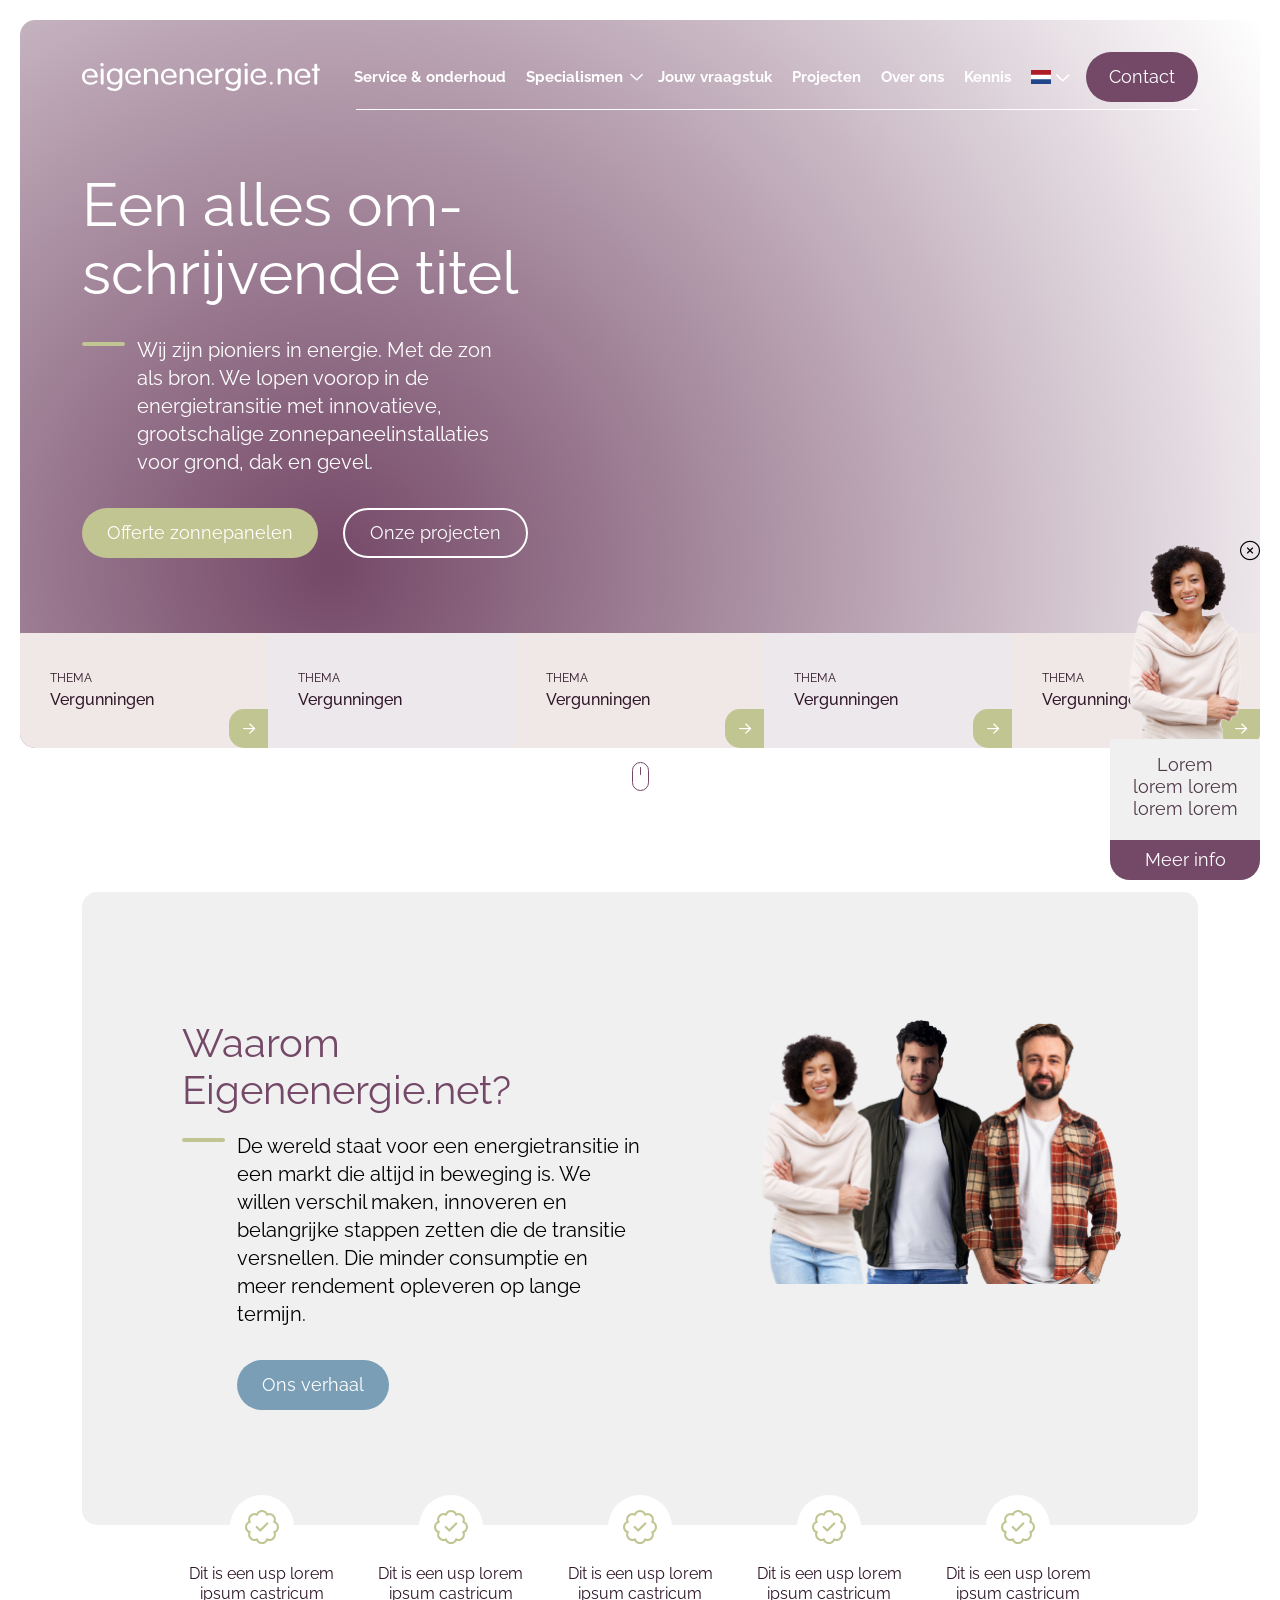
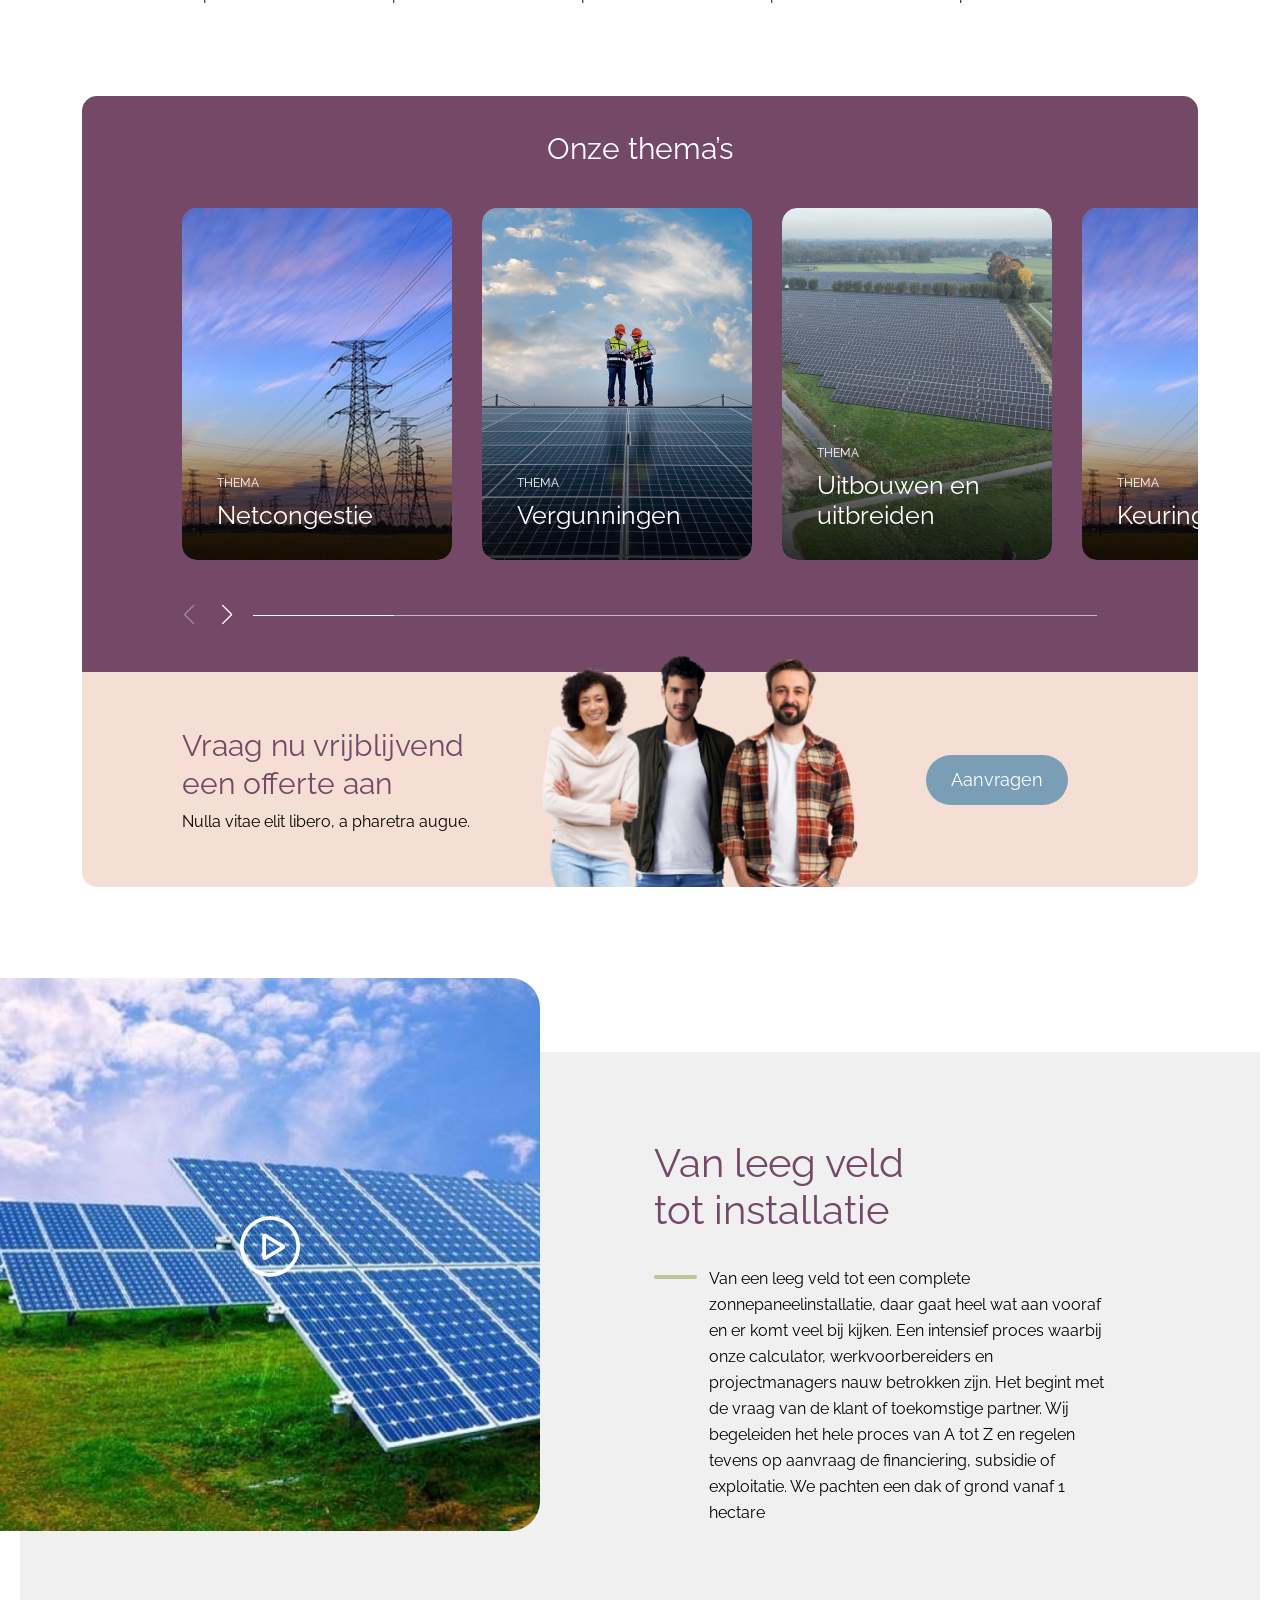
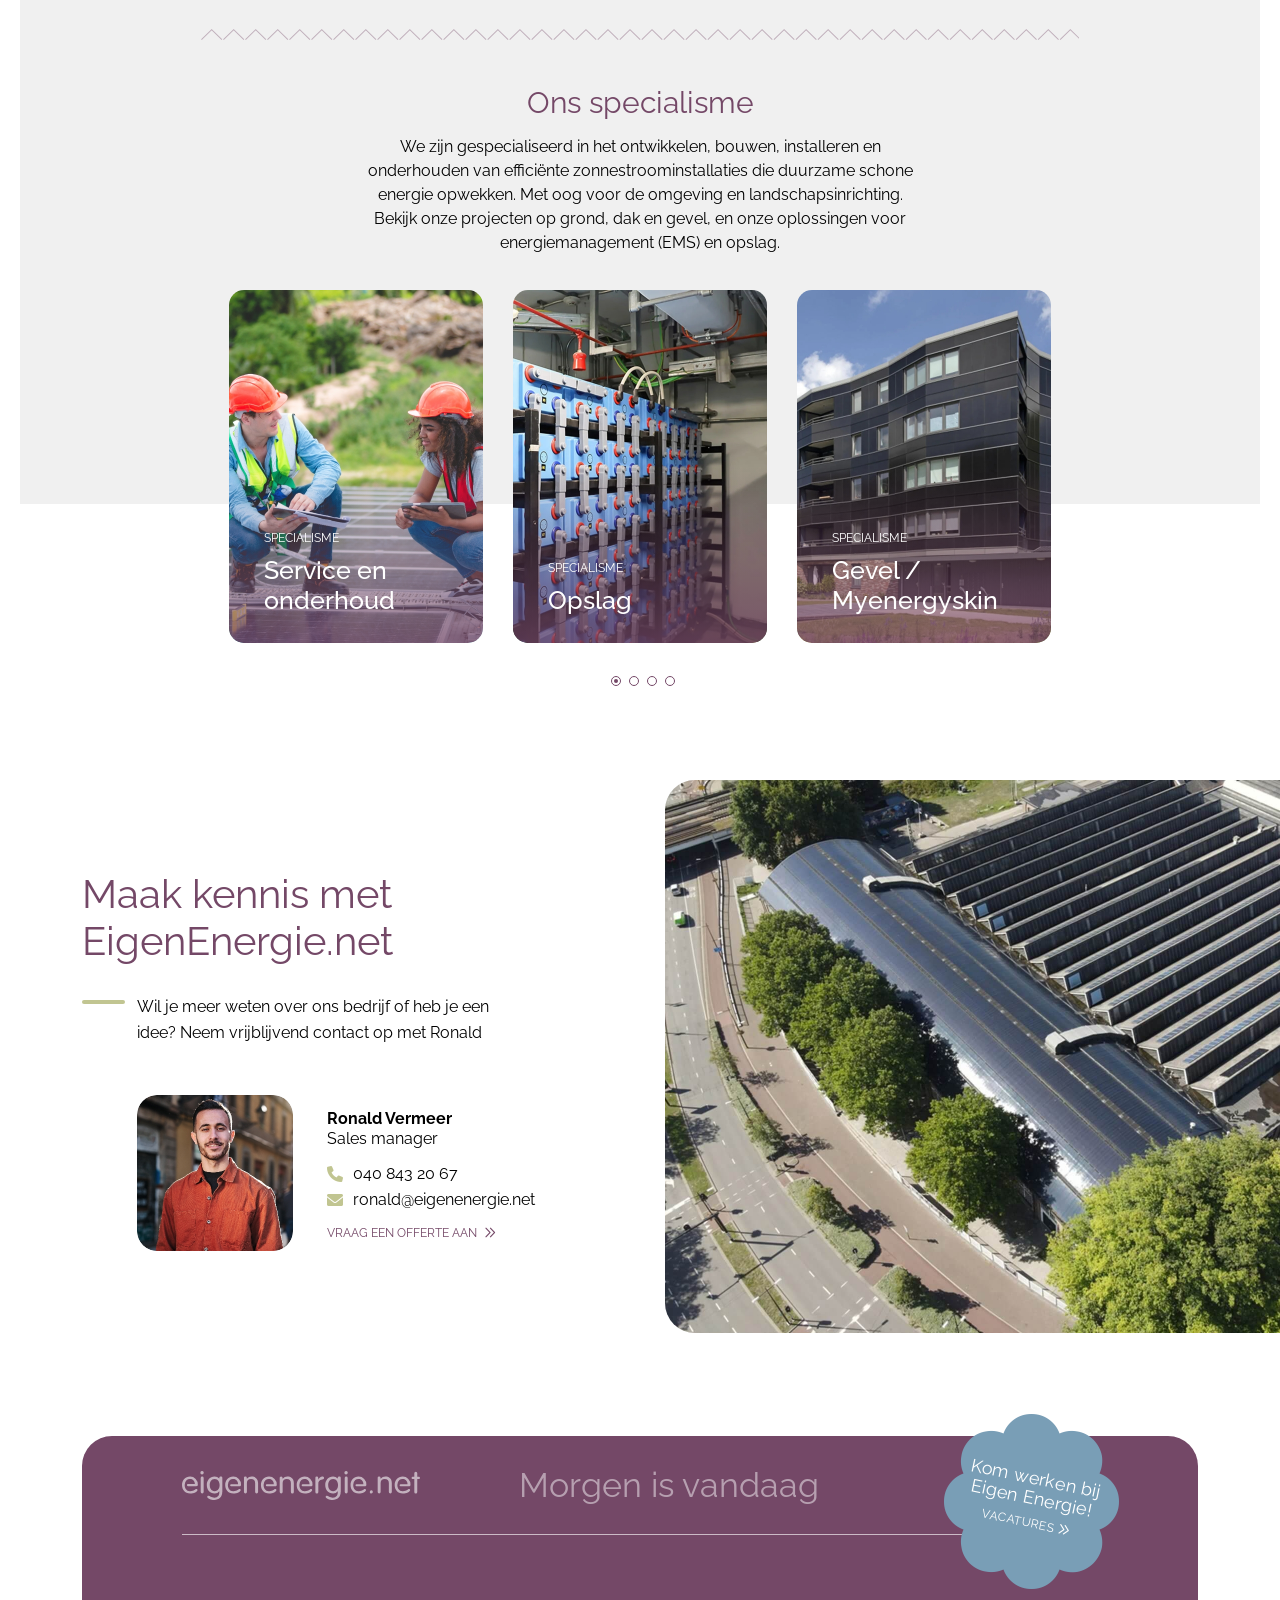
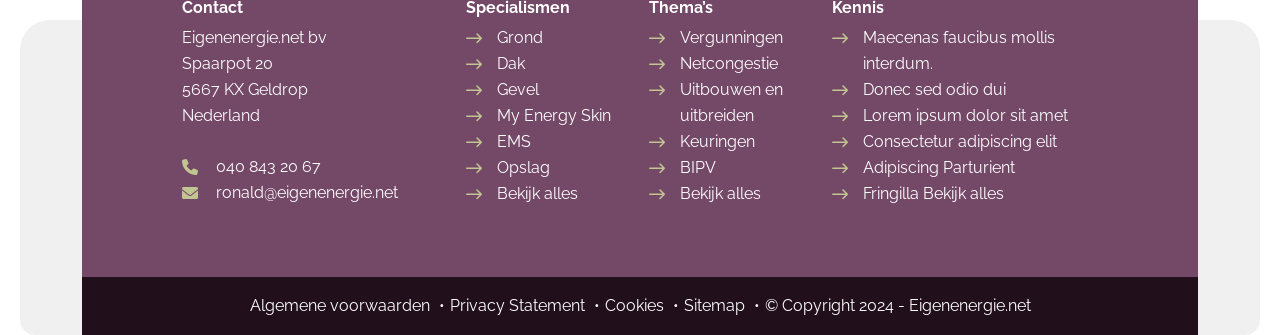
<file: html/index.html>
<!doctype html>
<html lang="nl">
<head>
	<meta charset="UTF-8">
	<meta name="viewport"
				content="width=device-width, user-scalable=no, initial-scale=1.0, maximum-scale=1.0, minimum-scale=1.0">
	<meta http-equiv="X-UA-Compatible" content="ie=edge">
	<title>Eigenenergie</title>

	
	<!-- Main style -->
	<link rel="stylesheet" href="css/normalize.css"/>
	<link rel="preconnect" href="https://fonts.googleapis.com">
	<link rel="preconnect" href="https://fonts.gstatic.com" crossorigin>
	<link href="https://fonts.googleapis.com/css2?family=Raleway:ital,wght@0,100..900;1,100..900&display=swap" rel="stylesheet">
	<link rel="stylesheet" type="text/css" href="fonts/FA5PRO-master/css/all.css"/>
	<link rel="stylesheet" href="css/font.css"/>
	<link rel="stylesheet" href="css/jquery.fancybox.min.css"/>
	<link rel="stylesheet" type="text/css" href="css/bootstrap.min.css"/>
	<link rel="stylesheet" type="text/css" href="css/nice-select.css"/>
	<link rel="stylesheet" type="text/css" href="css/jquery.fancybox.min.css"/>
	<link rel="stylesheet" type="text/css" href="css/swiper.min.css"/>
	<link rel="stylesheet" type="text/css" href="css/styles.css"/>
	<link rel="stylesheet" type="text/css" href="css/responsive.css"/>
	
</head>
<body>



  <header>
		<div class="top-line">
			<div class="container">
				<div class="row d-flex align-items-center">
					<div class="logo-wrap p-0 col-sm-3 col-6">
						<a href="index.html">
							<img src="img/logo-white.svg" alt="">
							<img src="img/logo-color.png" alt="" class="color">
						</a>
					</div>
					<div class="right col-6 col-sm-9 p-0 d-flex justify-content-end align-items-center">
						<nav class="top-menu-wrap">
							<ul class="top-menu d-flex justify-content-end">
								<li><a href="#">Service & onderhoud</a></li>
								<li class="sub-menu-item">
									<a href="#">Specialismen</a>
									<ul class="sub-menu">
										<li><a href="#">Specialismen 1</a></li>
										<li><a href="#">Specialismen 2</a></li>
										<li><a href="#">Specialismen 3</a></li>
									</ul>
								</li>
								<li><a href="#">Jouw vraagstuk</a></li>
								<li><a href="#">Projecten</a></li>
								<li><a href="#">Over ons</a></li>
								<li><a href="#">Kennis</a></li>
							</ul>
						</nav>
						<div class="lang-wrap">
							<a href="#"><img src="img/flag.jpg" alt=""><i class="far fa-chevron-down"></i></a>
							<ul>
								<li><a href="#"><img src="img/flag.jpg" alt="">Nl</a></li>
								<li><a href="#"><img src="img/flag.jpg" alt="">Nl</a></li>
							</ul>
						</div>
						<div class="btn-wrap">
							<a href="#" class="btn-head">Contact</a>
						</div>
						<div class="open-menu d-flex justify-content-end d-xl-none">
							<a href="#">
								<span></span>
								<span></span>
								<span></span>
							</a>
						</div>
					</div>
				</div>
			</div>
		</div>
  </header>

	<div class="menu-responsive" id="menu-responsive" style="display: none">
		<div class="top">
			<div class="close-menu">
				<a href="#"><i class="fal fa-times"></i></a>
			</div>
		</div>
		<div class="wrap">
			<div class="logo-wrap">
				<a href="index.html">
					<img src="img/logo-white.svg" alt="">
				</a>
			</div>
			<nav class="mob-menu-wrap">
				<ul class="mob-menu p-0">
					<li><a href="#">Service & onderhoud</a></li>
					<li class="sub-item">
						<a href="#">Specialismen</a>
						<ul class="sub-menu">
							<li><a href="#">Specialismen 1</a></li>
							<li><a href="#">Specialismen 2</a></li>
							<li><a href="#">Specialismen 3</a></li>
						</ul>
					</li>
					<li><a href="#">Jouw vraagstuk</a></li>
					<li><a href="#">Projecten</a></li>
					<li><a href="#">Over ons</a></li>
					<li><a href="#">Kennis</a></li>
				</ul>

				<div class="btn-wrap">
					<a href="#" class="btn-head">Contact</a>
				</div>
			</nav>
		</div>
	</div>

	<main>

		<!--добавляем клас no-video в section и не будет видео-->
		<section class="home-banner " >
			<div class="wrap-video">
				<div class="bg">
					<iframe src="https://www.youtube.com/embed/WhY7uyc56ms?autoplay=1&mute=1&loop=1&color=white&controls=0&modestbranding=1&playsinline=1&rel=0&enablejsapi=1&playlist=WhY7uyc56ms" title="YouTube video player" frameborder="0" allow="accelerometer; autoplay; clipboard-write; encrypted-media; gyroscope; picture-in-picture" allowfullscreen></iframe>
					<img src="img/bg-1.jpg" alt="" class="desc-img">
					<img src="img/bg-1.jpg" alt="" class="mob-img">
				</div>
				<div class="container">
					<div class="row">
						<div class="content">
							<h1>Een alles om-schrijvende titel</h1>
							<p class="line">Wij zijn pioniers in energie. Met de zon als bron. We lopen voorop in de energietransitie met innovatieve, grootschalige zonnepaneelinstallaties voor grond, dak en gevel.</p>
							<div class="btn-wrap">
								<a href="#" class="btn-default">Offerte zonnepanelen</a>
								<a href="#" class="btn-default btn-border">Onze projecten</a>
							</div>
						</div>
					</div>
				</div>
			</div>
			<div class="bottom-wrap">
				<ul class="d-flex flex-wrap">
					<li>
						<p>THEMA</p>
						<h6>Vergunningen</h6>
						<a href="#" class="link">
							<i class="far fa-arrow-right"></i>
						</a>
					</li>
					<li class="no-link">
						<p>THEMA</p>
						<h6>Vergunningen</h6>
						<a href="#" class="link">
							<i class="far fa-arrow-right"></i>
						</a>
					</li>
					<li>
						<p>THEMA</p>
						<h6>Vergunningen</h6>
						<a href="#" class="link">
							<i class="far fa-arrow-right"></i>
						</a>
					</li>
					<li>
						<p>THEMA</p>
						<h6>Vergunningen</h6>
						<a href="#" class="link">
							<i class="far fa-arrow-right"></i>
						</a>
					</li>
					<li>
						<p>THEMA</p>
						<h6>Vergunningen</h6>
						<a href="#" class="link">
							<i class="far fa-arrow-right"></i>
						</a>
					</li>
				</ul>
			</div>

			<div class="scroll-down">
				<a href="#"><img src="img/scroll.svg" alt=""></a>
			</div>
		</section>

		<section class="text-img-block">
			<div class="container">
				<div class="row">
					<div class="top d-flex justify-content-between flex-wrap">
						<div class="bg p-0"></div>
						<div class="text col-12 col-md-6">
							<h2>Waarom <br>Eigenenergie.net?</h2>
							<p class="line">De wereld staat voor een energietransitie in een markt die altijd in beweging is. We willen verschil maken, innoveren en belangrijke stappen zetten die de transitie versnellen. Die minder consumptie en meer rendement opleveren op lange termijn.</p>
							<div class="btn-wrap">
								<a href="#" class="btn-default btn-blue">Ons verhaal</a>
							</div>
						</div>
						<figure class="col-12 col-md-6 d-flex justify-content-md-end justify-content-center">
							<img src="img/img-1.png" alt="">
						</figure>
					</div>
					<div class="bottom  col-12">
						<ul class="d-flex justify-content-center flex-wrap">
							<li>
								<div class="icon-wrap">
									<i class="fal fa-badge-check"></i>
								</div>
								<p>Dit is een usp lorem ipsum castricum</p>
							</li>
							<li>
								<div class="icon-wrap">
									<i class="fal fa-badge-check"></i>
								</div>
								<p>Dit is een usp lorem ipsum castricum</p>
							</li>
							<li>
								<div class="icon-wrap">
									<i class="fal fa-badge-check"></i>
								</div>
								<p>Dit is een usp lorem ipsum castricum</p>
							</li>
							<li>
								<div class="icon-wrap">
									<i class="fal fa-badge-check"></i>
								</div>
								<p>Dit is een usp lorem ipsum castricum</p>
							</li>
							<li>
								<div class="icon-wrap">
									<i class="fal fa-badge-check"></i>
								</div>
								<p>Dit is een usp lorem ipsum castricum</p>
							</li>

						</ul>
					</div>
				</div>
			</div>
		</section>

		<section class="bg-slider-img">
			<div class="container">
				<div class="row">
					<div class="top">
						<div class="bg"></div>
						<h2>Onze thema’s</h2>
						<div class="slider-wrap">
							<div class="swiper img-slider">
								<div class="swiper-wrapper">
									<div class="swiper-slide">
										<a href="#"></a>
										<figure>
											<img src="img/img-3-1.jpg" alt="">
										</figure>
										<div class="text-wrap">
											<p>THEMA</p>
											<h6>Netcongestie</h6>
										</div>
									</div>
									<div class="swiper-slide">
										<figure>
											<img src="img/img-3-2.jpg" alt="">
										</figure>
										<div class="text-wrap">
											<p>THEMA</p>
											<h6>Vergunningen</h6>
										</div>
									</div>
									<div class="swiper-slide">
										<figure>
											<img src="img/img-3-3.jpg" alt="">
										</figure>
										<div class="text-wrap">
											<p>THEMA</p>
											<h6>Uitbouwen en uitbreiden</h6>
										</div>
									</div>
									<div class="swiper-slide">
										<figure>
											<img src="img/img-3-1.jpg" alt="">
										</figure>
										<div class="text-wrap">
											<p>THEMA</p>
											<h6>Keuringen</h6>
										</div>
									</div>
									<div class="swiper-slide">
										<figure>
											<img src="img/img-3-2.jpg" alt="">
										</figure>
										<div class="text-wrap">
											<p>THEMA</p>
											<h6>Netcongestie</h6>
										</div>
									</div>
									<div class="swiper-slide">
										<figure>
											<img src="img/img-3-3.jpg" alt="">
										</figure>
										<div class="text-wrap">
											<p>THEMA</p>
											<h6>Vergunningen</h6>
										</div>
									</div>
									<div class="swiper-slide">
										<figure>
											<img src="img/img-3-1.jpg" alt="">
										</figure>
										<div class="text-wrap">
											<p>THEMA</p>
											<h6>Uitbouwen en uitbreiden</h6>
										</div>
									</div>
									<div class="swiper-slide">
										<figure>
											<img src="img/img-3-2.jpg" alt="">
										</figure>
										<div class="text-wrap">
											<p>THEMA</p>
											<h6>Keuringen</h6>
										</div>
									</div>
								</div>
							</div>
							<div class="nav-wrap d-flex justify-content-between flex-wrap fd">
								<div class="wrap d-flex justify-content-between">
									<div class="swiper-button-next img-next"></div>
									<div class="swiper-button-prev img-prev"></div>
								</div>
								<div class="p-wrap d-flex align-items-center">
									<div class="swiper-pagination img-pagination"></div>
								</div>
							</div>
						</div>
					</div>
					<div class="bottom d-flex justify-content-between flex-wrap align-items-center">
						<div class="bg"></div>
						<div class="text">
							<h2 class="title">Vraag nu vrijblijvend een offerte aan</h2>
							<p>Nulla vitae elit libero, a pharetra augue.</p>
						</div>
						<figure>
							<img src="img/img-1.png" alt="">
						</figure>
						<div class="btn-wrap d-flex justify-content-center justify-content-sm-end">
							<a href="#" class="btn-default btn-blue">Aanvragen</a>
						</div>
					</div>
				</div>

			</div>
		</section>

		<!--убераем клас video-media в section и не будет видео-->
		<section class="media-section video-media">
			<div class="bg"></div>
			<div class="container">
				<div class="row">

					<div class="top d-flex justify-content-between flex-wrap">
						<div class="video-wrap">
							<div class="wrap">

								<figure>
									<a data-fancybox="" href="https://www.youtube.com/watch?v=_sI_Ps7JSEk?autoplay=1">
										<img src="img/img-2-1.jpg" alt="">
										<div class="icon-wrap">
											<i class="fal fa-play-circle"></i>
										</div>
									</a>

								</figure>
							</div>
						</div>
						<div class="text">
							<h2>Van leeg veld <br>tot installatie</h2>
							<p class="line">Van een leeg veld tot een complete zonnepaneelinstallatie, daar gaat heel wat aan vooraf en er komt veel bij kijken. Een intensief proces waarbij onze calculator, werkvoorbereiders en projectmanagers nauw betrokken zijn. Het begint met de vraag van de klant of toekomstige partner. Wij begeleiden het hele proces van A tot Z en regelen tevens op aanvraag de financiering, subsidie of exploitatie. We pachten een dak of grond vanaf 1 hectare</p>
						</div>
					</div>

					<div class="bottom">
						<div class="line-wrap">
							<img src="img/icon-1.svg" alt="">
						</div>
						<div class="wrap-text">
							<h2 class="title">Ons specialisme</h2>
							<p>We zijn gespecialiseerd in het ontwikkelen, bouwen, installeren en onderhouden van efficiënte zonnestroominstallaties die duurzame schone energie opwekken. Met oog voor de omgeving en landschapsinrichting. Bekijk onze projecten op grond, dak en gevel, en onze oplossingen voor energiemanagement (EMS) en opslag.</p>
						</div>
						<div class="slider-wrap">
							<div class="swiper slider-3x">
								<div class="swiper-wrapper">
									<div class="swiper-slide">
										<a href="#">
											<img src="img/img-5-1.jpg" alt="">
											<p>SPECIALISME</p>
											<h6>Service en onderhoud</h6>
										</a>
									</div>
									<div class="swiper-slide no-link">
										<a href="#">
											<img src="img/img-5-2.jpg" alt="">
											<p>SPECIALISME</p>
											<h6>Opslag</h6>
										</a>
									</div>
									<div class="swiper-slide">
										<a href="#">
											<img src="img/img-5-3.jpg" alt="">
											<p>SPECIALISME</p>
											<h6>Gevel / Myenergyskin</h6>
										</a>
									</div>
									<div class="swiper-slide">
										<a href="#">
											<img src="img/img-5-1.jpg" alt="">
											<p>SPECIALISME</p>
											<h6>Service en onderhoud</h6>
										</a>
									</div>
									<div class="swiper-slide">
										<a href="#">
											<img src="img/img-5-2.jpg" alt="">
											<p>SPECIALISME</p>
											<h6>Opslag</h6>
										</a>
									</div>
									<div class="swiper-slide">
										<a href="#">
											<img src="img/img-5-3.jpg" alt="">
											<p>SPECIALISME</p>
											<h6>Gevel / Myenergyskin</h6>
										</a>
									</div>
								</div>
								<div class="swiper-pagination pagination-3x"></div>
							</div>
						</div>
					</div>
				</div>
			</div>
		</section>


		<section class="contact">
			<div class="container">
				<div class="row">
					<div class="text  col-12 col-lg-6">
						<h2>Maak kennis met EigenEnergie.net</h2>
						<p class="line">Wil je meer weten over ons bedrijf of heb je een idee? Neem vrijblijvend contact op met Ronald</p>
						<div class="user-block d-flex justify-content-between">
							<figure>
								<img src="img/img-6.jpg" alt="">
							</figure>
							<div class="wrap-text">
								<h6>Ronald Vermeer</h6>
								<p>Sales manager</p>
								<ul>
									<li><a href="tel:+380408432067"><i class="fas fa-phone-alt"></i>040 843 20 67</a></li>
									<li><a href="mailto:ronald@eigenenergie.net"><i class="fas fa-envelope"></i>ronald@eigenenergie.net</a></li>
								</ul>
								<div class="link-wrap">
									<a href="#">VRAAG EEN OFFERTE AAN <i class="far fa-chevron-double-right"></i></a>
								</div>
							</div>
						</div>
					</div>
					<div class="img-wrap col-6 p-0">
						<img src="img/img-7.jpg" alt="">
					</div>
				</div>
			</div>
		</section>

	</main>

  <footer>
		<div class="bg"></div>
    <div class="container">
			<div class="row">
				<div class="bg-pink"></div>
				<div class="wrap-content">
					<div class="logo-line d-flex flex-wrap align-items-center">
						<div class="logo-wrap p-0">
							<a href="index.html"><img src="img/logo-footer-logo.svg" alt=""></a>
						</div>
						<div class="text">
							<p>Morgen is vandaag</p>
						</div>
						<div class="icon-wrap">
							<i class="fas fa-badge"></i>
							<div class="wrap">
								<p>Kom werken bij Eigen Energie!</p>
								<p><a href="#">VACATURES <i class="far fa-chevron-double-right"></i></a></p>
							</div>

						</div>
					</div>

					<div class="content p-0 d-flex flex-wrap">
						<div class="item item-1">
							<h6>Contact</h6>
							<p>Eigenenergie.net bv</p>
							<p>Spaarpot 20</p>
							<p>5667 KX Geldrop</p>
							<p>Nederland</p>

							<ul class="contact-list">
								<li><a href="tel:+380408432067"><i class="fas fa-phone-alt"></i>040 843 20 67</a></li>
								<li><a href="mailto:ronald@eigenenergie.net"><i class="fas fa-envelope"></i>ronald@eigenenergie.net</a></li>
							</ul>
						</div>
						<div class="item item-2 hide-list">
							<h6>Specialismen<span></span></h6>
							<ul class="list">
								<li><a href="#"><i class="far fa-long-arrow-right"></i>Grond</a></li>
								<li><a href="#"><i class="far fa-long-arrow-right"></i>Dak</a></li>
								<li><a href="#"><i class="far fa-long-arrow-right"></i>Gevel</a></li>
								<li><a href="#"><i class="far fa-long-arrow-right"></i>My Energy Skin</a></li>
								<li><a href="#"><i class="far fa-long-arrow-right"></i>EMS</a></li>
								<li><a href="#"><i class="far fa-long-arrow-right"></i>Opslag</a></li>
								<li><a href="#"><i class="far fa-long-arrow-right"></i>Bekijk alles</a></li>
							</ul>
						</div>
						<div class="item item-3 hide-list">
							<h6>Thema’s<span></span></h6>
							<ul class="list">
								<li><a href="#"><i class="far fa-long-arrow-right"></i>Vergunningen</a></li>
								<li><a href="#"><i class="far fa-long-arrow-right"></i>Netcongestie</a></li>
								<li><a href="#"><i class="far fa-long-arrow-right"></i>Uitbouwen en uitbreiden</a></li>
								<li><a href="#"><i class="far fa-long-arrow-right"></i>Keuringen</a></li>
								<li><a href="#"><i class="far fa-long-arrow-right"></i>BIPV</a></li>
								<li><a href="#"><i class="far fa-long-arrow-right"></i>Bekijk alles</a></li>
							</ul>
						</div>
						<div class="item item-4 hide-list">
							<h6>Kennis<span></span></h6>
							<ul class="list">
								<li><a href="#"><i class="far fa-long-arrow-right"></i>Maecenas faucibus mollis interdum.</a></li>
								<li><a href="#"><i class="far fa-long-arrow-right"></i>Donec sed odio dui</a></li>
								<li><a href="#"><i class="far fa-long-arrow-right"></i> Lorem ipsum dolor sit amet </a></li>
								<li><a href="#"><i class="far fa-long-arrow-right"></i>Consectetur adipiscing elit</a></li>
								<li><a href="#"><i class="far fa-long-arrow-right"></i>Adipiscing Parturient</a></li>
								<li><a href="#"><i class="far fa-long-arrow-right"></i>Fringilla Bekijk alles</a></li>
							</ul>
						</div>
					</div>
				</div>
			</div>



    </div>
		<div class="bottom">
			<div class="container">
				<div class="row">
					<ul class="col-12 d-flex justify-content-center flex-wrap">
						<li><a href="#">Algemene voorwaarden</a></li>
						<li><a href="#">Privacy Statement</a></li>
						<li><a href="#">Cookies</a></li>
						<li><a href="#">Sitemap</a></li>
						<li>© Copyright 2024 - Eigenenergie.net</li>
					</ul>
				</div>
			</div>
		</div>
  </footer>



	<div class="fix-block">
		<a href="#" class="close-fix"><i class="fal fa-times-circle"></i></a>
		<div class="fix-content">
			<figure>
				<img src="img/img-8.png" alt="">
			</figure>
			<div class="text">
				<p>Lorem lorem lorem lorem lorem</p>
				<div class="btn-wrap">
					<a href="#" class="btn-default">Meer info</a>
				</div>
			</div>
		</div>
	</div>


	<script src="js/jquery.min.js"></script>
	<script src="js/jquery.sticky.js"></script>
	<script src="js/bootstrap.bundle.min.js"></script>
	<script src="js/swiper.js"></script>
	<script src="js/jquery.fancybox.min.js"></script>
	<script src="js/jquery.nice-select.min.js"></script>
	<script src="js/script.js"></script>
</body>
</html>
</file>
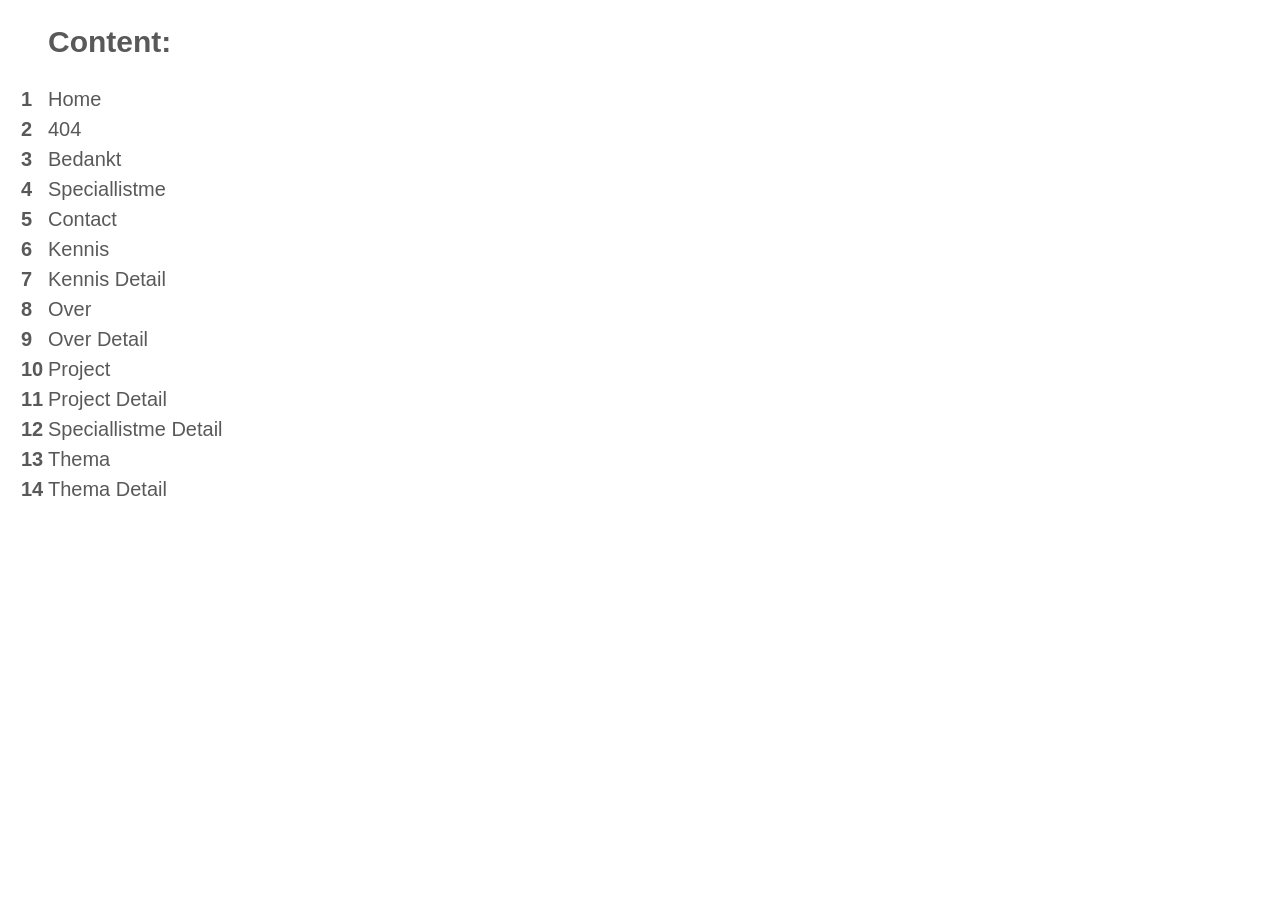
<file: _index.html>
<!DOCTYPE html><html lang="en"><head>
    <meta charset="UTF-8">
    <title>Content</title>
    <style>
        p, h2{
            font-family: 'Conv_Lato-Regular', sans-serif;
            font-size: 30px;
            font-weight: 700;
            color: #595959;
            margin-left: 40px;
        }

        li{
            list-style-type: none;
            counter-increment: li;
            position: relative;
        }
        ol li::before {
            content: counter(li) ;
            display: inline-block;
            width: 10px;
            margin-right: 8px;
            margin-left: -17px;
            position: absolute;
            font-size: 20px;
            font-weight: 600;
            line-height: 24px;
            top: 3px;
            left: -10px;
            color: #595959;
            font-family: 'Conv_Lato-Regular', sans-serif;
        }
        li a{
            text-decoration: none;
            font-family: 'Conv_Lato-Regular', sans-serif;
            font-size: 20px;
            font-weight: 500;
            color: #595959;
            line-height: 30px;
        }

        li a:hover{
            color: #ff3448;
        }
    </style></head>
    <body><h2>Content:</h2><ol>
        <li><a href="index.html">Home</a></li>
        <li><a href="404.html">404</a></li>
        <li><a href="thank.html">Bedankt</a></li>
        <li><a href="specialism.html">Speciallistme</a></li>

        <li><a href="contact.html">Contact</a></li>
        <li><a href="knowledge.html">Kennis</a></li>
        <li><a href="knowledge-detail.html">Kennis Detail</a></li>
        <li><a href="over.html">Over</a></li>
        <li><a href="over-detail.html">Over Detail</a></li>
        <li><a href="project.html">Project</a></li>
        <li><a href="project-detail.html">Project Detail</a></li>

        <li><a href="speciallistme-detail.html">Speciallistme Detail</a></li>
        <li><a href="theme.html">Thema</a></li>
        <li><a href="theme-detail.html">Thema Detail</a></li>



    </ol></body></html>
</file>
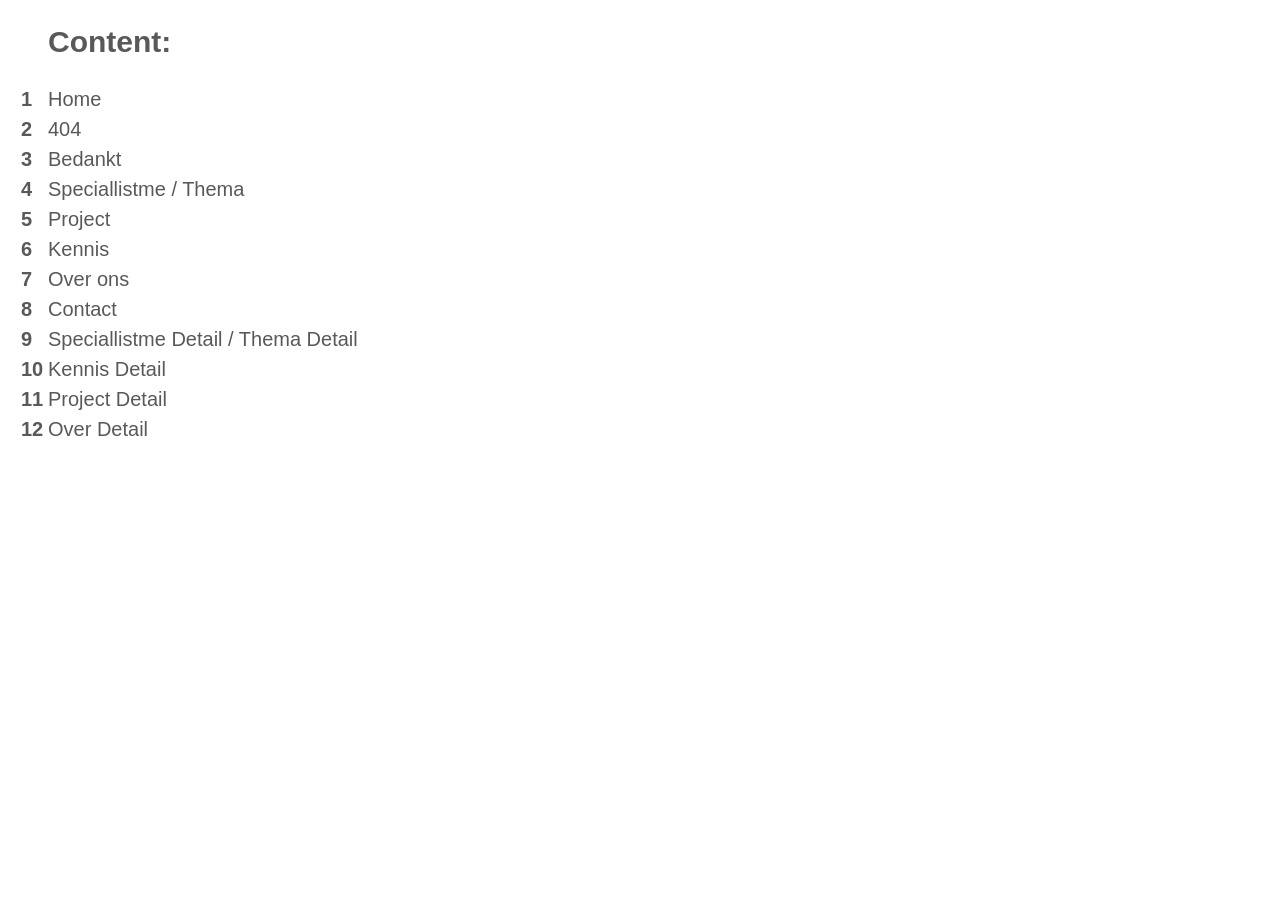
<file: html/_index.html>
<!DOCTYPE html><html lang="en"><head>
    <meta charset="UTF-8">
    <title>Content</title>
    <style>
        p, h2{
            font-family: 'Conv_Lato-Regular', sans-serif;
            font-size: 30px;
            font-weight: 700;
            color: #595959;
            margin-left: 40px;
        }

        li{
            list-style-type: none;
            counter-increment: li;
            position: relative;
        }
        ol li::before {
            content: counter(li) ;
            display: inline-block;
            width: 10px;
            margin-right: 8px;
            margin-left: -17px;
            position: absolute;
            font-size: 20px;
            font-weight: 600;
            line-height: 24px;
            top: 3px;
            left: -10px;
            color: #595959;
            font-family: 'Conv_Lato-Regular', sans-serif;
        }
        li a{
            text-decoration: none;
            font-family: 'Conv_Lato-Regular', sans-serif;
            font-size: 20px;
            font-weight: 500;
            color: #595959;
            line-height: 30px;
        }

        li a:hover{
            color: #ff3448;
        }
    </style></head>
    <body><h2>Content:</h2><ol>
        <li><a href="index.html">Home</a></li>
        <li><a href="404.html">404</a></li>
        <li><a href="thank.html">Bedankt</a></li>
        <li><a href="specialism.html">Speciallistme / Thema</a></li>
        <li><a href="project.html">Project</a></li>
        <li><a href="knowledge.html">Kennis</a></li>
        <li><a href="over.html">Over ons </a></li>
        <li><a href="contact.html">Contact</a></li>
        <li><a href="specialism-detail.html">Speciallistme Detail / Thema Detail</a></li>
        <li><a href="knowledge-detail.html">Kennis Detail</a></li>
        <li><a href="project-detail.html">Project Detail</a></li>

        <li><a href="over-detail.html">Over Detail</a></li>







    </ol></body></html>
</file>
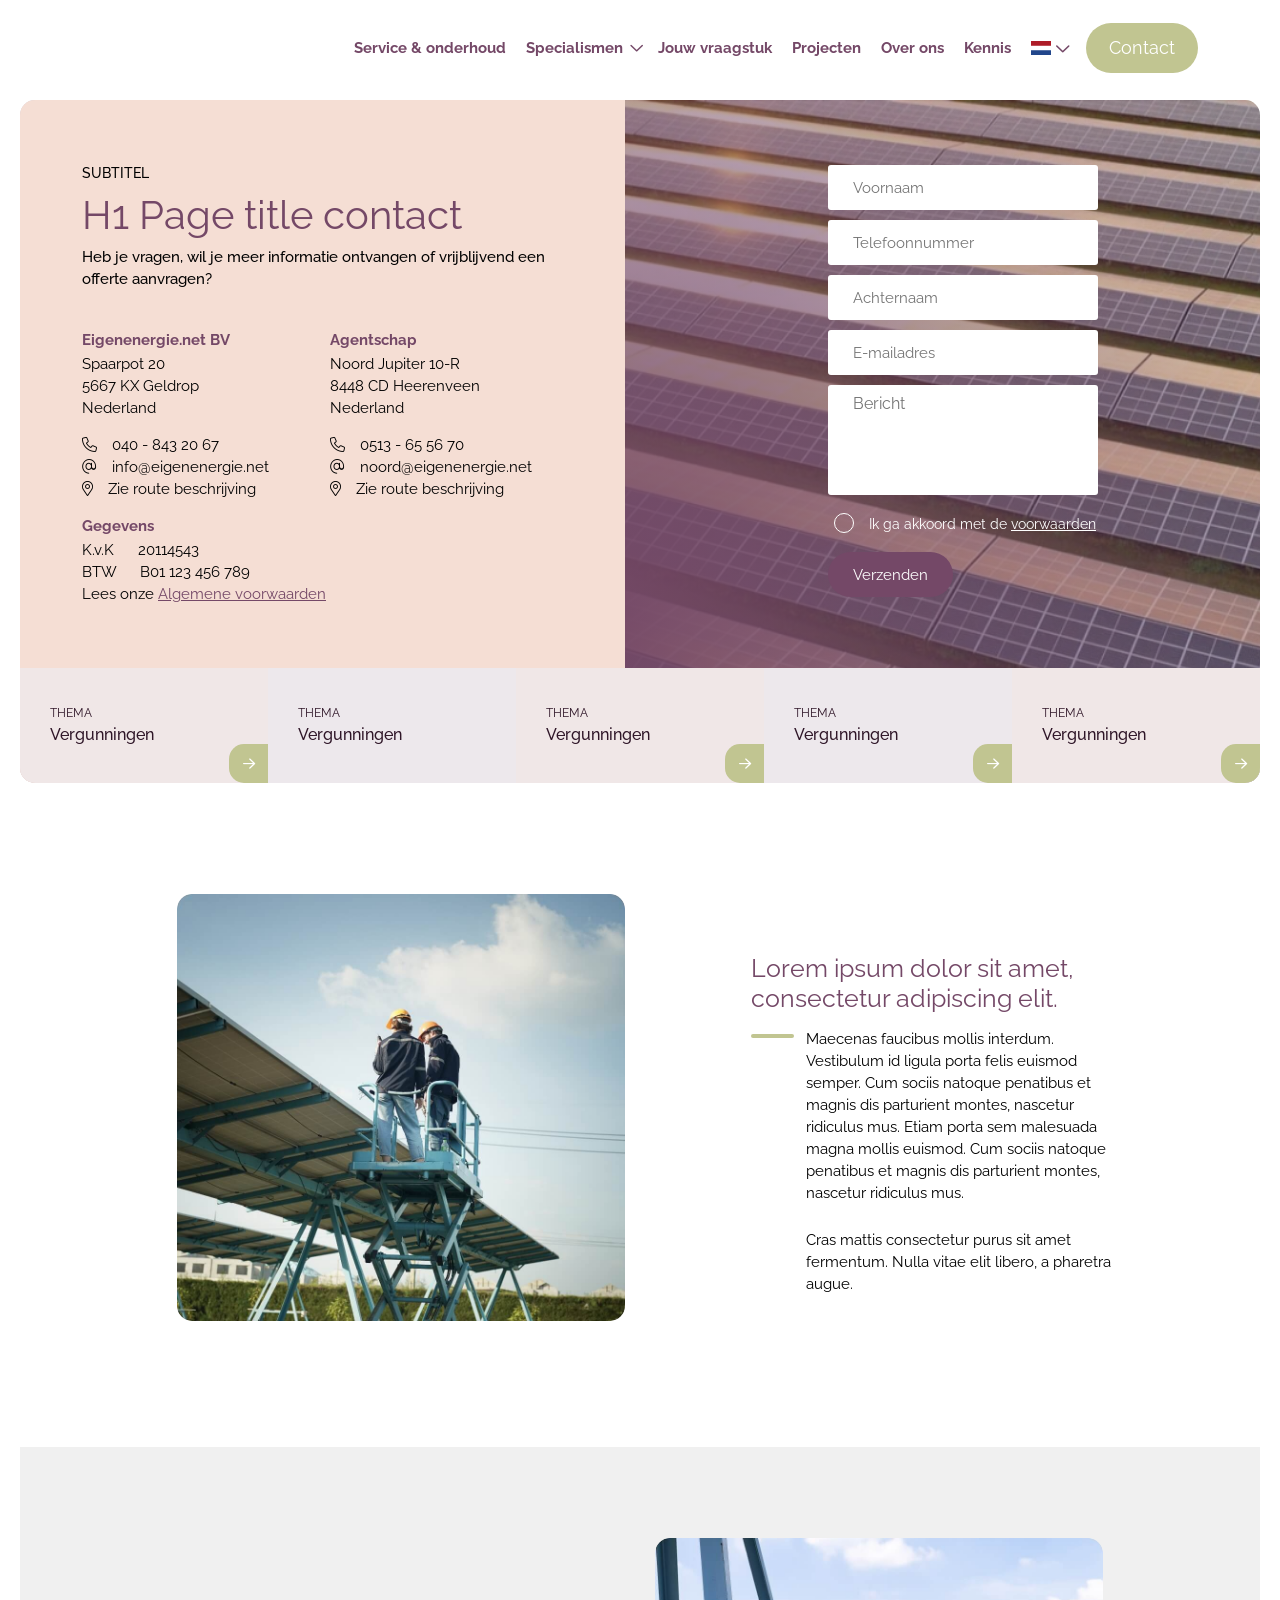
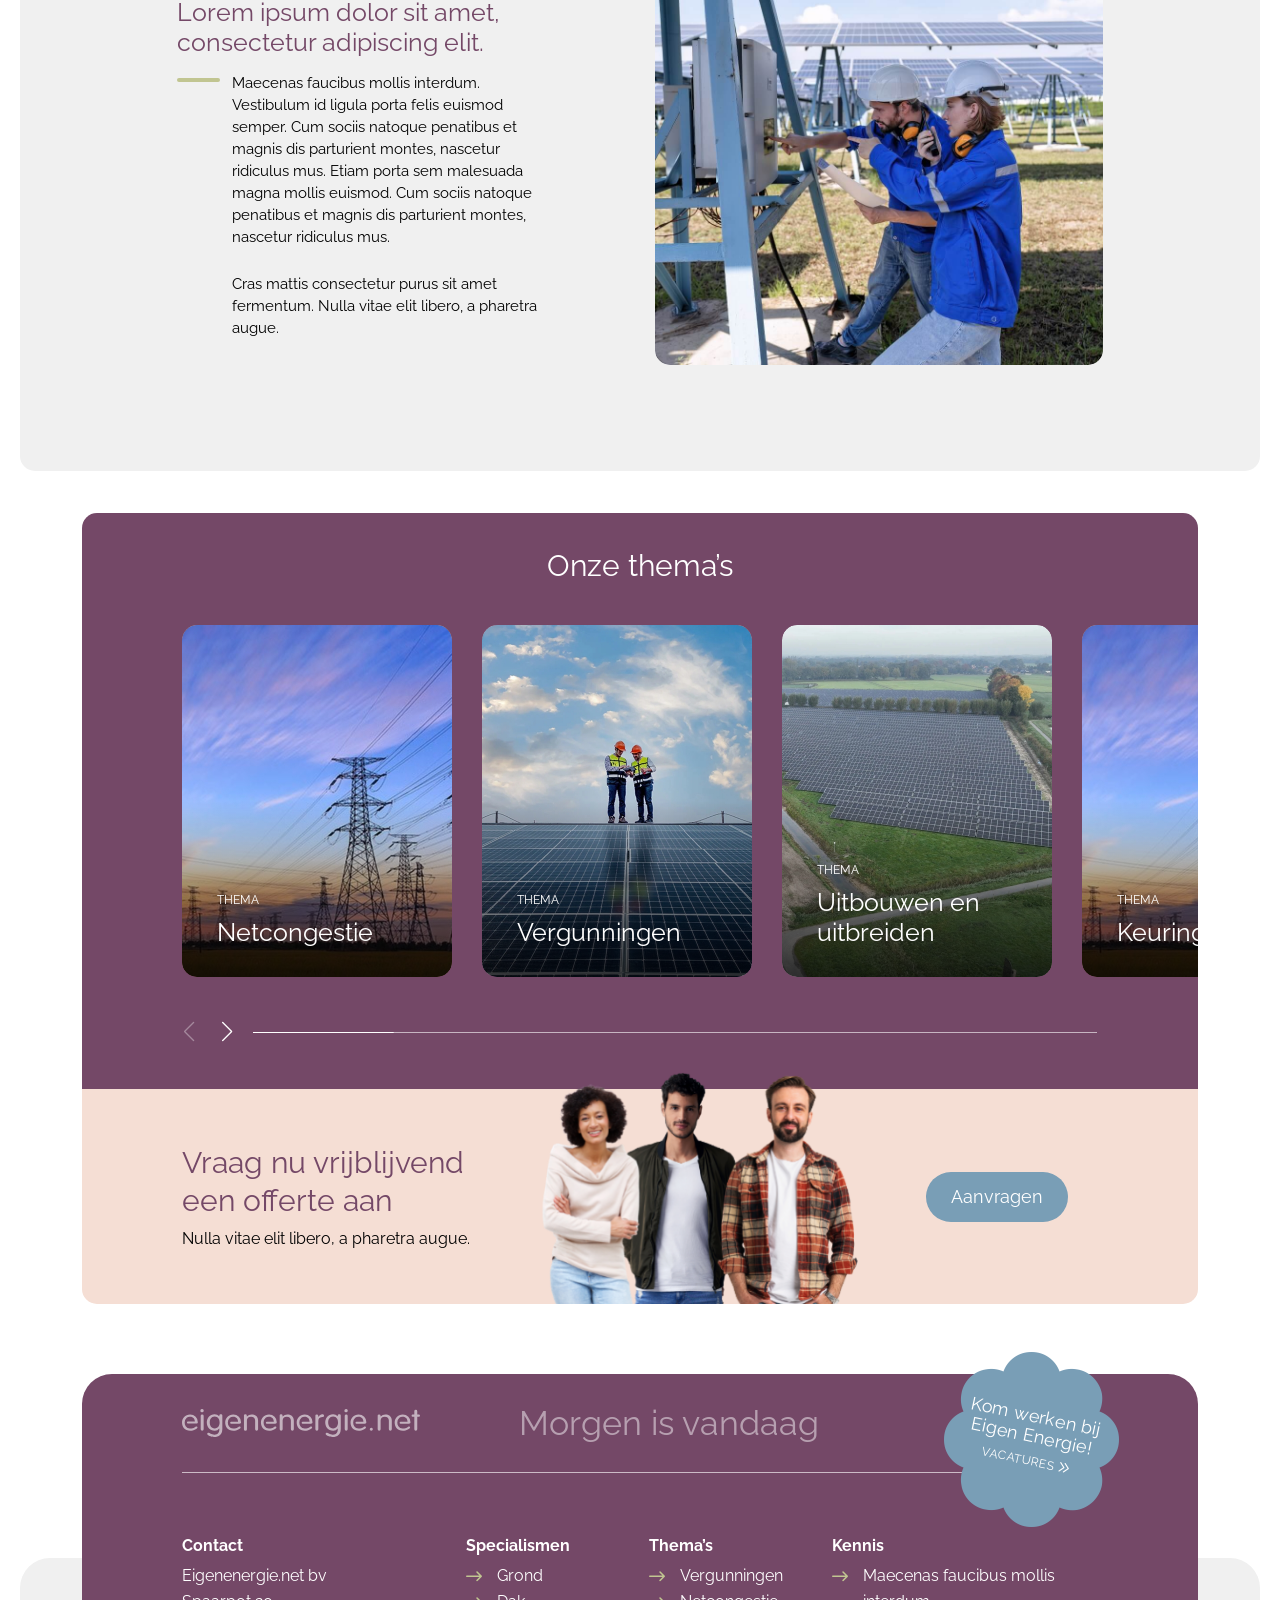
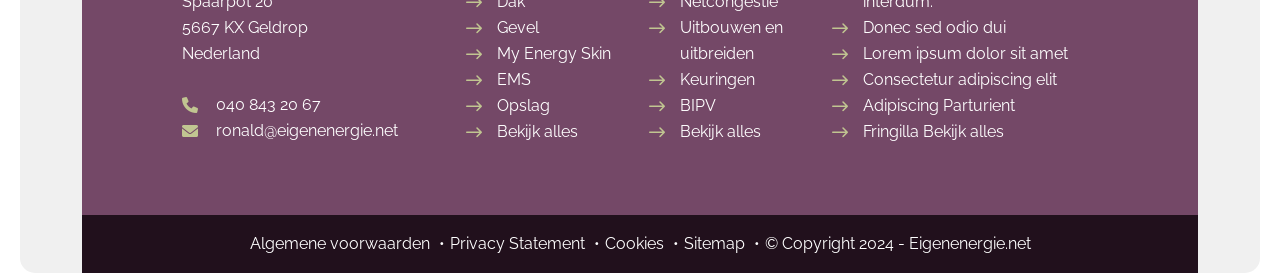
<file: html/contact.html>
<!doctype html>
<html lang="nl">
<head>
	<meta charset="UTF-8">
	<meta name="viewport"
				content="width=device-width, user-scalable=no, initial-scale=1.0, maximum-scale=1.0, minimum-scale=1.0">
	<meta http-equiv="X-UA-Compatible" content="ie=edge">
	<title>Eigenenergie</title>

	
	<!-- Main style -->
	<link rel="stylesheet" href="css/normalize.css"/>
	<link rel="preconnect" href="https://fonts.googleapis.com">
	<link rel="preconnect" href="https://fonts.gstatic.com" crossorigin>
	<link href="https://fonts.googleapis.com/css2?family=Raleway:ital,wght@0,100..900;1,100..900&display=swap" rel="stylesheet">
	<link rel="stylesheet" type="text/css" href="fonts/FA5PRO-master/css/all.css"/>
	<link rel="stylesheet" href="css/font.css"/>
	<link rel="stylesheet" href="css/jquery.fancybox.min.css"/>
	<link rel="stylesheet" type="text/css" href="css/bootstrap.min.css"/>
	<link rel="stylesheet" type="text/css" href="css/nice-select.css"/>
	<link rel="stylesheet" type="text/css" href="css/jquery.fancybox.min.css"/>
	<link rel="stylesheet" type="text/css" href="css/swiper.min.css"/>
	<link rel="stylesheet" type="text/css" href="css/styles.css"/>
	<link rel="stylesheet" type="text/css" href="css/responsive.css"/>
	
</head>
<body>

  <header class="color-logo">
		<div class="top-line">
			<div class="container">
				<div class="row d-flex align-items-center">
					<div class="logo-wrap p-0 col-sm-3 col-6">
						<a href="index.html">
							<img src="img/logo-white.svg" alt="">
							<img src="img/logo-color.png" alt="" class="color">
						</a>
					</div>
					<div class="right col-6 col-sm-9 p-0 d-flex justify-content-end align-items-center">
						<nav class="top-menu-wrap">
							<ul class="top-menu d-flex justify-content-end">
								<li><a href="#">Service & onderhoud</a></li>
								<li class="sub-menu-item">
									<a href="#">Specialismen</a>
									<ul class="sub-menu">
										<li><a href="#">Specialismen 1</a></li>
										<li><a href="#">Specialismen 2</a></li>
										<li><a href="#">Specialismen 3</a></li>
									</ul>
								</li>
								<li><a href="#">Jouw vraagstuk</a></li>
								<li><a href="#">Projecten</a></li>
								<li><a href="#">Over ons</a></li>
								<li><a href="#">Kennis</a></li>
							</ul>
						</nav>
						<div class="lang-wrap">
							<a href="#"><img src="img/flag.jpg" alt=""><i class="far fa-chevron-down"></i></a>
							<ul>
								<li><a href="#"><img src="img/flag.jpg" alt="">Nl</a></li>
								<li><a href="#"><img src="img/flag.jpg" alt="">Nl</a></li>
							</ul>
						</div>
						<div class="btn-wrap">
							<a href="#" class="btn-head">Contact</a>
						</div>
						<div class="open-menu d-flex justify-content-end d-xl-none">
							<a href="#">
								<span></span>
								<span></span>
								<span></span>
							</a>
						</div>
					</div>
				</div>
			</div>
		</div>
  </header>

	<div class="menu-responsive" id="menu-responsive" style="display: none">
		<div class="top">
			<div class="close-menu">
				<a href="#"><i class="fal fa-times"></i></a>
			</div>
		</div>
		<div class="wrap">
			<div class="logo-wrap">
				<a href="index.html">
					<img src="img/logo-white.svg" alt="">
				</a>
			</div>
			<nav class="mob-menu-wrap">
				<ul class="mob-menu p-0">
					<li><a href="#">Service & onderhoud</a></li>
					<li class="sub-item">
						<a href="#">Specialismen</a>
						<ul class="sub-menu">
							<li><a href="#">Specialismen 1</a></li>
							<li><a href="#">Specialismen 2</a></li>
							<li><a href="#">Specialismen 3</a></li>
						</ul>
					</li>
					<li><a href="#">Jouw vraagstuk</a></li>
					<li><a href="#">Projecten</a></li>
					<li><a href="#">Over ons</a></li>
					<li><a href="#">Kennis</a></li>
				</ul>

				<div class="btn-wrap">
					<a href="#" class="btn-head">Contact</a>
				</div>
			</nav>
		</div>
	</div>

	<main>

		<!--добавляем клас no-video в section и не будет видео-->
		<section class="home-banner contact-banner" >
			<div class="wrap-video">
				<div class="bg-contact">
					<img src="img/bg-5.jpg" alt="">
				</div>
				<div class="container">
					<div class="row">
						<div class="content-contact d-flex justify-content-between flex-wrap p-0">
							<div class="text col-12 col-lg-6">
								<p class="label">SUBTITEL</p>
								<h1>H1 Page title contact</h1>
								<h6 class="sub-title">Heb je vragen, wil je meer informatie ontvangen of vrijblijvend een offerte aanvragen?</h6>
								<div class="d-flex justify-content-between flex-wrap">
									<div class="item item-1">
										<h6>Eigenenergie.net BV</h6>
										<p>Spaarpot 20</p>
										<p>5667 KX Geldrop</p>
										<p>Nederland</p>
									</div>
									<div class="item item-2">
										<h6>Agentschap</h6>
										<p>Noord Jupiter 10-R</p>
										<p>8448 CD Heerenveen</p>
										<p>Nederland</p>
									</div>
									<div class="item item-3">
										<ul>
											<li><a href="tel:+30408432067"><i class="fal fa-phone-alt"></i>040 - 843 20 67 </a></li>
											<li><a href="mailto:info@eigenenergie.net"><i class="fal fa-at"></i> info@eigenenergie.net</a></li>
											<li><a href="#"><i class="fal fa-map-marker-alt"></i> Zie route beschrijving</a></li>
										</ul>
									</div>
									<div class="item">
										<ul>
											<li><a href="tel:+30408432067"><i class="fal fa-phone-alt"></i>0513 - 65 56 70</a></li>
											<li><a href="mailto:noord@eigenenergie.net"><i class="fal fa-at"></i> noord@eigenenergie.net</a></li>
											<li><a href="#"><i class="fal fa-map-marker-alt"></i> Zie route beschrijving</a></li>
										</ul>
									</div>
									<div class="item item-full item-4">
										<h6>Gegevens</h6>
										<p>K.v.K <span>20114543</span></p>
										<p>BTW <span>B01 123 456 789</span></p>
										<p>Lees onze <a href="#">Algemene voorwaarden</a></p>
									</div>

								</div>
							</div>
							<div class="form-wrap col-12 col-lg-6 d-flex justify-content-lg-end justify-content-center">
								<form action="#" class="form-default">
									<div class="input-wrap">
										<label for="name"></label>
										<input type="text" name="name" id="name" placeholder="Voornaam">
									</div>
									<div class="input-wrap">
										<label for="tel"></label>
										<input type="text" name="tel" id="tel" placeholder="Telefoonnummer">
									</div>
									<div class="input-wrap">
										<label for="last-name"></label>
										<input type="text" name="last-name" id="last-name" placeholder="Achternaam">
									</div>
									<div class="input-wrap">
										<label for="email"></label>
										<input type="email" name="email" id="email" placeholder="E-mailadres">
									</div>
									<div class="input-wrap">
										<label for="message"></label>
										<textarea name="message" id="message" placeholder="Bericht"></textarea>
									</div>
									<div class="input-wrap-check">
										<input type="checkbox" name="check1" id="check1">
										<label for="check1"></label>
										<p>Ik ga akkoord met de <a href="#">voorwaarden</a></p>
									</div>
									<div class="input-wrap-submit">
										<button type="submit" class="btn-default btn-pur btn-15 btn-h-45">Verzenden</button>
									</div>
								</form>
							</div>
						</div>
					</div>
				</div>
			</div>
			<div class="bottom-wrap">
				<ul class="d-flex flex-wrap">
					<li>
						<p>THEMA</p>
						<h6>Vergunningen</h6>
						<a href="#" class="link">
							<i class="far fa-arrow-right"></i>
						</a>
					</li>
					<li class="no-link">
						<p>THEMA</p>
						<h6>Vergunningen</h6>
						<a href="#" class="link">
							<i class="far fa-arrow-right"></i>
						</a>
					</li>
					<li>
						<p>THEMA</p>
						<h6>Vergunningen</h6>
						<a href="#" class="link">
							<i class="far fa-arrow-right"></i>
						</a>
					</li>
					<li>
						<p>THEMA</p>
						<h6>Vergunningen</h6>
						<a href="#" class="link">
							<i class="far fa-arrow-right"></i>
						</a>
					</li>
					<li>
						<p>THEMA</p>
						<h6>Vergunningen</h6>
						<a href="#" class="link">
							<i class="far fa-arrow-right"></i>
						</a>
					</li>
				</ul>
			</div>

		</section>

		<section class="img-text">
			<div class="container">
				<div class="row">
					<div class="content d-flex justify-content-between flex-wrap align-items-center">
						<figure class="col-6">
							<img src="img/img-10.jpg" alt="">
						</figure>
						<div class="text-wrap col-6">
							<h2 class="title">Lorem ipsum dolor sit amet, consectetur adipiscing elit.</h2>
							<div class="line">
								<p>Maecenas faucibus mollis interdum. Vestibulum id ligula porta felis euismod semper. Cum sociis natoque penatibus et magnis dis parturient montes, nascetur ridiculus mus. Etiam porta sem malesuada magna mollis euismod. Cum sociis natoque penatibus et magnis dis parturient montes, nascetur ridiculus mus.</p>
								<p> Cras mattis consectetur purus sit amet fermentum. Nulla vitae elit libero, a pharetra augue.</p>
							</div>
						</div>
					</div>
				</div>
			</div>
		</section>

		<section class="img-text  img-text-revers bg-grey">
			<div class="container">
				<div class="row">
					<div class="content d-flex justify-content-between flex-wrap align-items-center">
						<figure class="col-6">
							<img src="img/img-11.jpg" alt="">
						</figure>
						<div class="text-wrap col-6">
							<h2 class="title">Lorem ipsum dolor sit amet, consectetur adipiscing elit.</h2>
							<div class="line">
								<p>Maecenas faucibus mollis interdum. Vestibulum id ligula porta felis euismod semper. Cum sociis natoque penatibus et magnis dis parturient montes, nascetur ridiculus mus. Etiam porta sem malesuada magna mollis euismod. Cum sociis natoque penatibus et magnis dis parturient montes, nascetur ridiculus mus.</p>
								<p> Cras mattis consectetur purus sit amet fermentum. Nulla vitae elit libero, a pharetra augue.</p>
							</div>
						</div>
					</div>
				</div>
			</div>
		</section>

		<section class="bg-slider-img">
			<div class="container">
				<div class="row">
					<div class="top">
						<div class="bg"></div>
						<h2>Onze thema’s</h2>
						<div class="slider-wrap">
							<div class="swiper img-slider">
								<div class="swiper-wrapper">
									<div class="swiper-slide">
										<a href="#"></a>
										<figure>
											<img src="img/img-3-1.jpg" alt="">
										</figure>
										<div class="text-wrap">
											<p>THEMA</p>
											<h6>Netcongestie</h6>
										</div>
									</div>
									<div class="swiper-slide">
										<figure>
											<img src="img/img-3-2.jpg" alt="">
										</figure>
										<div class="text-wrap">
											<p>THEMA</p>
											<h6>Vergunningen</h6>
										</div>
									</div>
									<div class="swiper-slide">
										<figure>
											<img src="img/img-3-3.jpg" alt="">
										</figure>
										<div class="text-wrap">
											<p>THEMA</p>
											<h6>Uitbouwen en uitbreiden</h6>
										</div>
									</div>
									<div class="swiper-slide">
										<figure>
											<img src="img/img-3-1.jpg" alt="">
										</figure>
										<div class="text-wrap">
											<p>THEMA</p>
											<h6>Keuringen</h6>
										</div>
									</div>
									<div class="swiper-slide">
										<figure>
											<img src="img/img-3-2.jpg" alt="">
										</figure>
										<div class="text-wrap">
											<p>THEMA</p>
											<h6>Netcongestie</h6>
										</div>
									</div>
									<div class="swiper-slide">
										<figure>
											<img src="img/img-3-3.jpg" alt="">
										</figure>
										<div class="text-wrap">
											<p>THEMA</p>
											<h6>Vergunningen</h6>
										</div>
									</div>
									<div class="swiper-slide">
										<figure>
											<img src="img/img-3-1.jpg" alt="">
										</figure>
										<div class="text-wrap">
											<p>THEMA</p>
											<h6>Uitbouwen en uitbreiden</h6>
										</div>
									</div>
									<div class="swiper-slide">
										<figure>
											<img src="img/img-3-2.jpg" alt="">
										</figure>
										<div class="text-wrap">
											<p>THEMA</p>
											<h6>Keuringen</h6>
										</div>
									</div>
								</div>
							</div>
							<div class="nav-wrap d-flex justify-content-between flex-wrap fd">
								<div class="wrap d-flex justify-content-between">
									<div class="swiper-button-next img-next"></div>
									<div class="swiper-button-prev img-prev"></div>
								</div>
								<div class="p-wrap d-flex align-items-center">
									<div class="swiper-pagination img-pagination"></div>
								</div>
							</div>
						</div>
					</div>
					<div class="bottom d-flex justify-content-between flex-wrap align-items-center">
						<div class="bg"></div>
						<div class="text">
							<h2 class="title">Vraag nu vrijblijvend een offerte aan</h2>
							<p>Nulla vitae elit libero, a pharetra augue.</p>
						</div>
						<figure>
							<img src="img/img-1.png" alt="">
						</figure>
						<div class="btn-wrap d-flex justify-content-center justify-content-sm-end">
							<a href="#" class="btn-default btn-blue">Aanvragen</a>
						</div>
					</div>
				</div>

			</div>
		</section>

	</main>

  <footer>
		<div class="bg"></div>
    <div class="container">
			<div class="row">
				<div class="bg-pink"></div>
				<div class="wrap-content">
					<div class="logo-line d-flex flex-wrap align-items-center">
						<div class="logo-wrap p-0">
							<a href="index.html"><img src="img/logo-footer-logo.svg" alt=""></a>
						</div>
						<div class="text">
							<p>Morgen is vandaag</p>
						</div>
						<div class="icon-wrap">
							<i class="fas fa-badge"></i>
							<div class="wrap">
								<p>Kom werken bij Eigen Energie!</p>
								<p><a href="#">VACATURES <i class="far fa-chevron-double-right"></i></a></p>
							</div>

						</div>
					</div>

					<div class="content p-0 d-flex flex-wrap">
						<div class="item item-1">
							<h6>Contact</h6>
							<p>Eigenenergie.net bv</p>
							<p>Spaarpot 20</p>
							<p>5667 KX Geldrop</p>
							<p>Nederland</p>

							<ul class="contact-list">
								<li><a href="tel:+380408432067"><i class="fas fa-phone-alt"></i>040 843 20 67</a></li>
								<li><a href="mailto:ronald@eigenenergie.net"><i class="fas fa-envelope"></i>ronald@eigenenergie.net</a></li>
							</ul>
						</div>
						<div class="item item-2 hide-list">
							<h6>Specialismen<span></span></h6>
							<ul class="list">
								<li><a href="#"><i class="far fa-long-arrow-right"></i>Grond</a></li>
								<li><a href="#"><i class="far fa-long-arrow-right"></i>Dak</a></li>
								<li><a href="#"><i class="far fa-long-arrow-right"></i>Gevel</a></li>
								<li><a href="#"><i class="far fa-long-arrow-right"></i>My Energy Skin</a></li>
								<li><a href="#"><i class="far fa-long-arrow-right"></i>EMS</a></li>
								<li><a href="#"><i class="far fa-long-arrow-right"></i>Opslag</a></li>
								<li><a href="#"><i class="far fa-long-arrow-right"></i>Bekijk alles</a></li>
							</ul>
						</div>
						<div class="item item-3 hide-list">
							<h6>Thema’s<span></span></h6>
							<ul class="list">
								<li><a href="#"><i class="far fa-long-arrow-right"></i>Vergunningen</a></li>
								<li><a href="#"><i class="far fa-long-arrow-right"></i>Netcongestie</a></li>
								<li><a href="#"><i class="far fa-long-arrow-right"></i>Uitbouwen en uitbreiden</a></li>
								<li><a href="#"><i class="far fa-long-arrow-right"></i>Keuringen</a></li>
								<li><a href="#"><i class="far fa-long-arrow-right"></i>BIPV</a></li>
								<li><a href="#"><i class="far fa-long-arrow-right"></i>Bekijk alles</a></li>
							</ul>
						</div>
						<div class="item item-4 hide-list">
							<h6>Kennis<span></span></h6>
							<ul class="list">
								<li><a href="#"><i class="far fa-long-arrow-right"></i>Maecenas faucibus mollis interdum.</a></li>
								<li><a href="#"><i class="far fa-long-arrow-right"></i>Donec sed odio dui</a></li>
								<li><a href="#"><i class="far fa-long-arrow-right"></i> Lorem ipsum dolor sit amet </a></li>
								<li><a href="#"><i class="far fa-long-arrow-right"></i>Consectetur adipiscing elit</a></li>
								<li><a href="#"><i class="far fa-long-arrow-right"></i>Adipiscing Parturient</a></li>
								<li><a href="#"><i class="far fa-long-arrow-right"></i>Fringilla Bekijk alles</a></li>
							</ul>
						</div>
					</div>
				</div>
			</div>



    </div>
		<div class="bottom">
			<div class="container">
				<div class="row">
					<ul class="col-12 d-flex justify-content-center flex-wrap">
						<li><a href="#">Algemene voorwaarden</a></li>
						<li><a href="#">Privacy Statement</a></li>
						<li><a href="#">Cookies</a></li>
						<li><a href="#">Sitemap</a></li>
						<li>© Copyright 2024 - Eigenenergie.net</li>
					</ul>
				</div>
			</div>
		</div>
  </footer>






	<script src="js/jquery.min.js"></script>
	<script src="js/jquery.sticky.js"></script>
	<script src="js/bootstrap.bundle.min.js"></script>
	<script src="js/swiper.js"></script>
	<script src="js/jquery.fancybox.min.js"></script>
	<script src="js/jquery.nice-select.min.js"></script>
	<script src="js/script.js"></script>
</body>
</html>
</file>
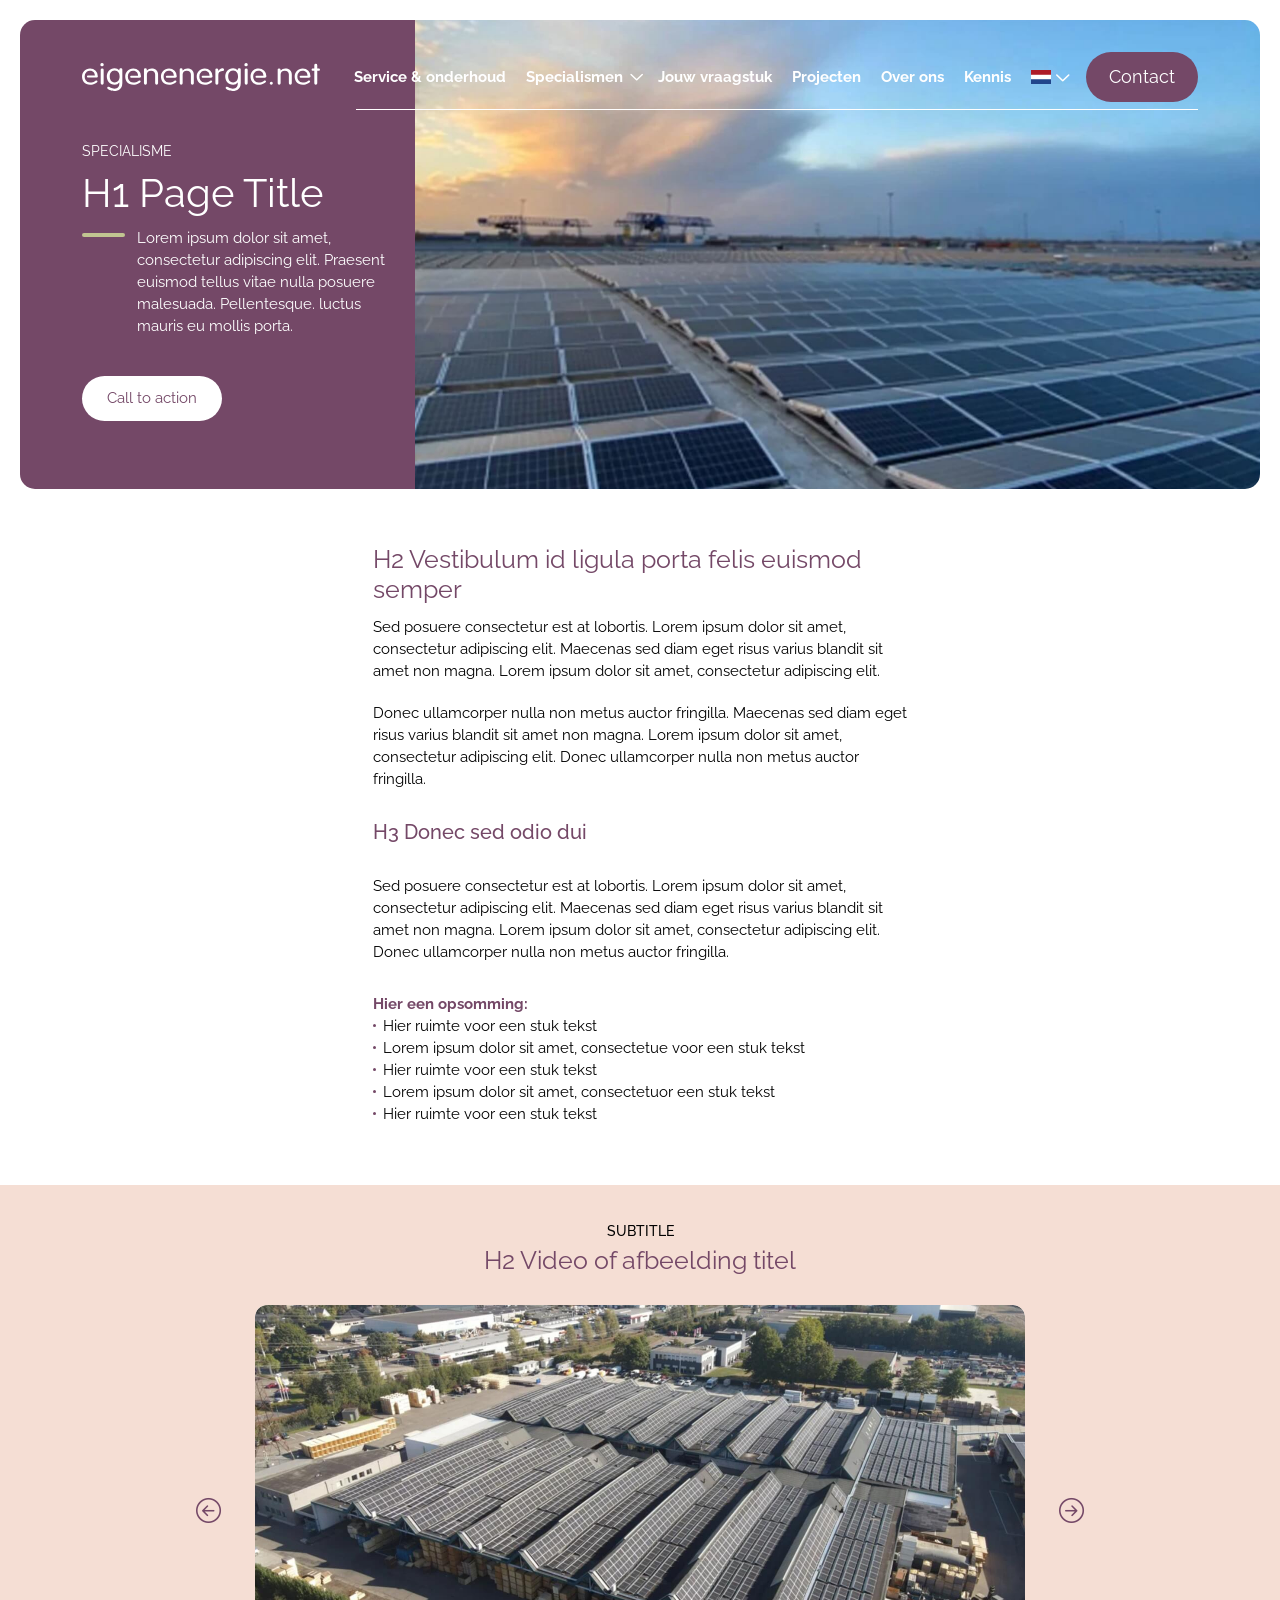
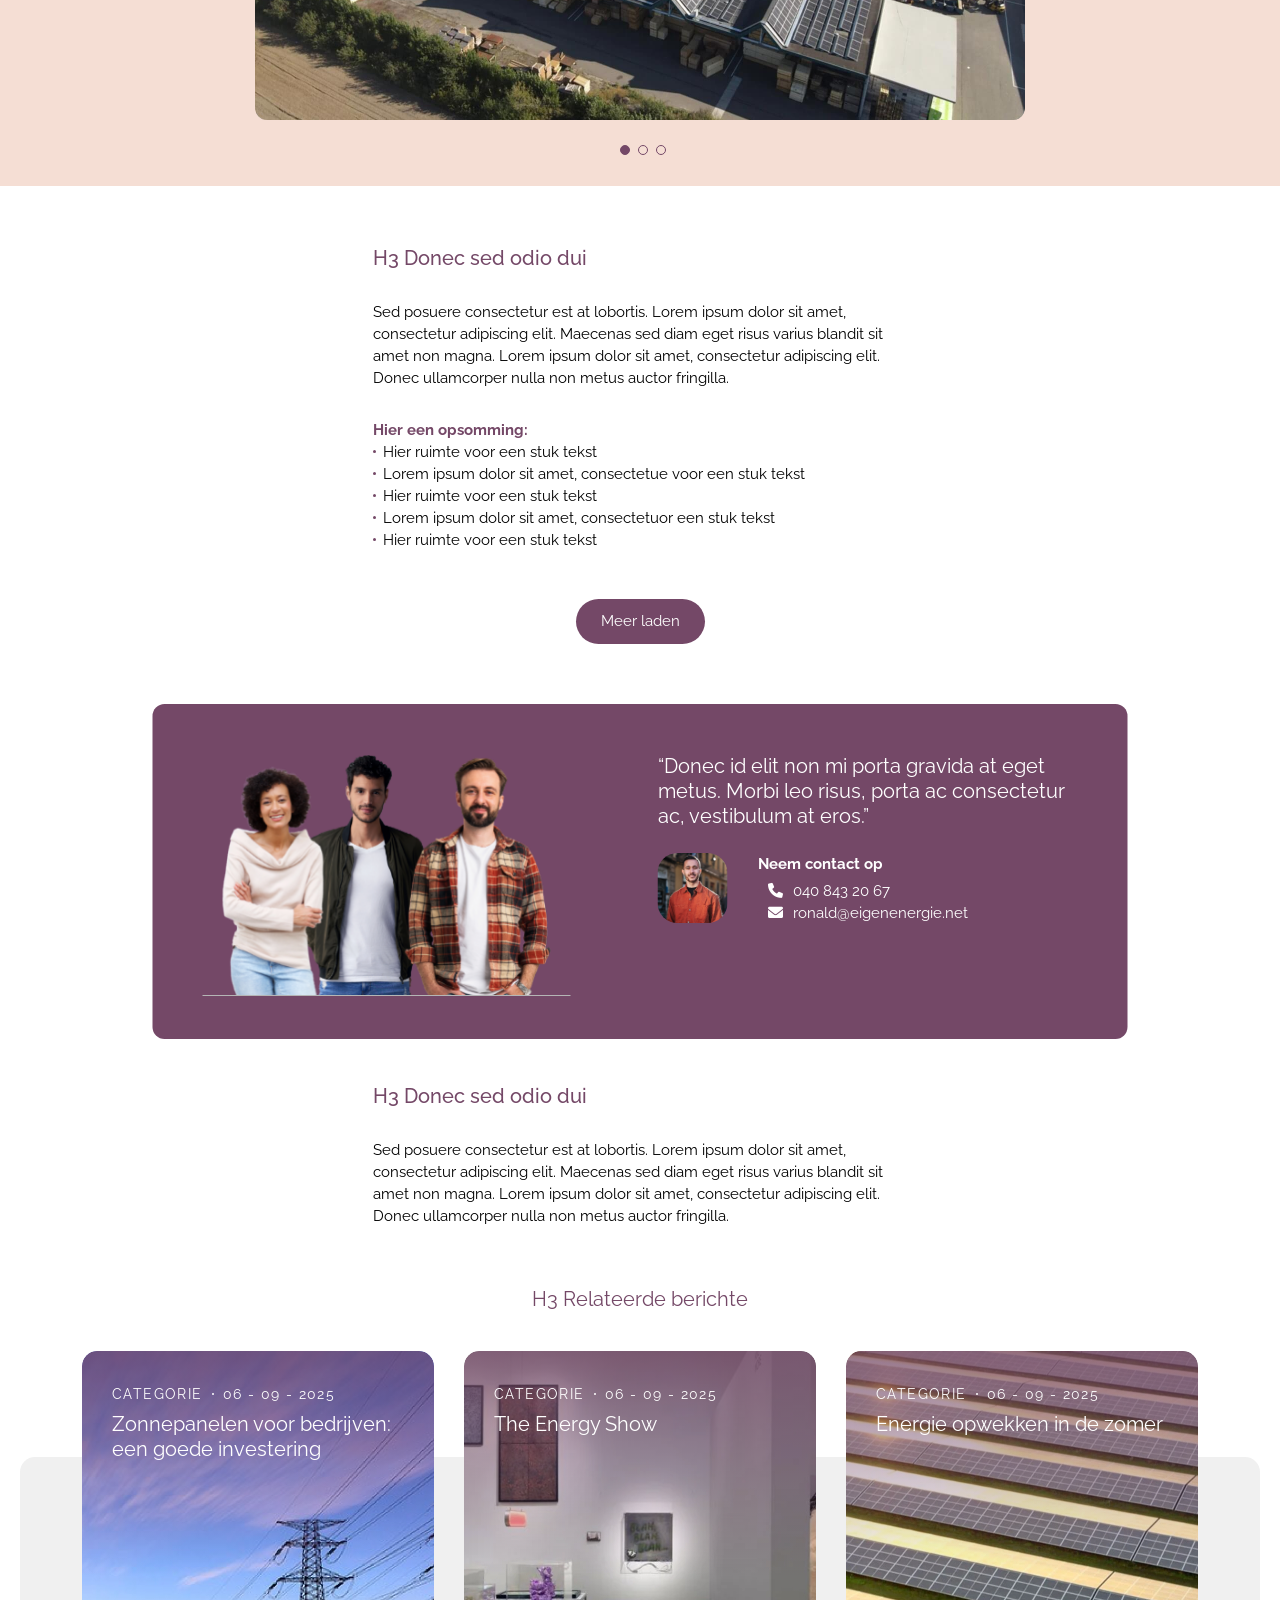
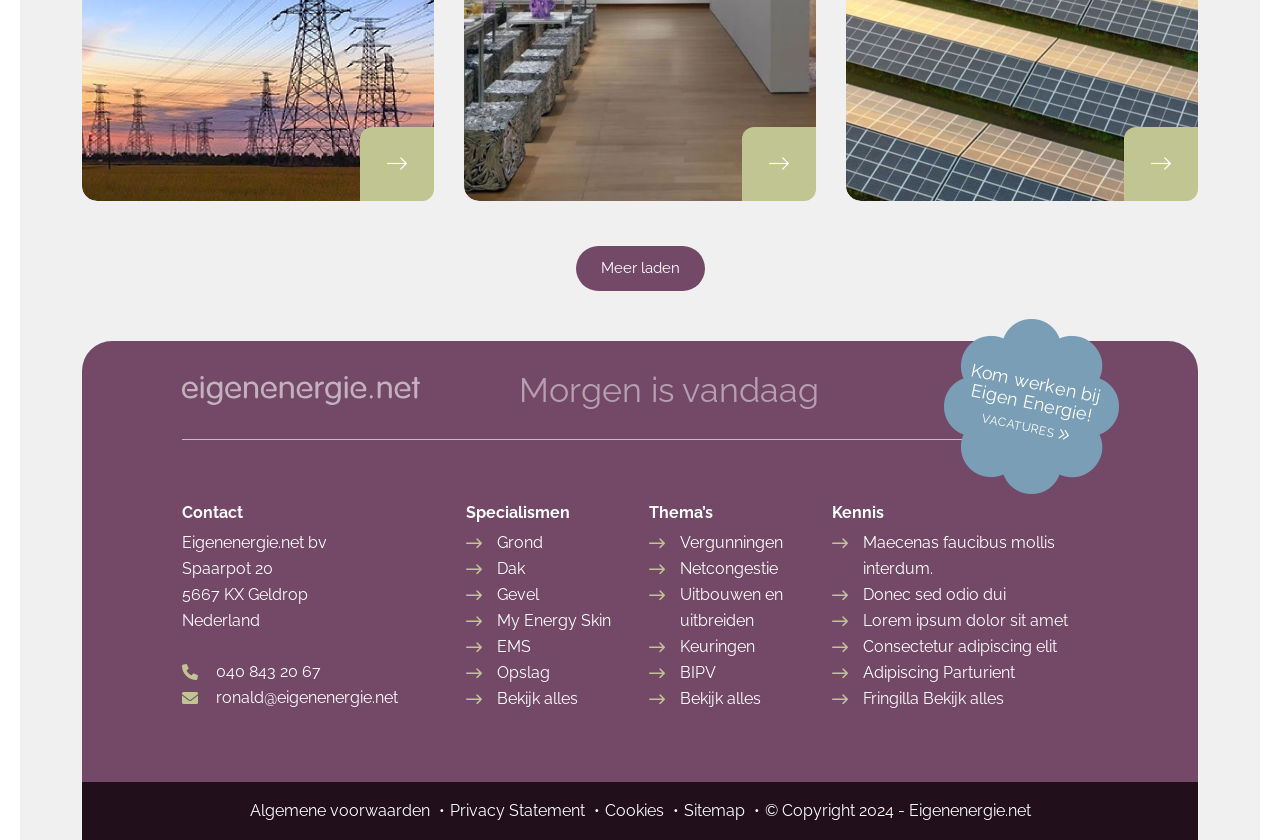
<file: html/knowledge-detail.html>
<!doctype html>
<html lang="nl">
<head>
	<meta charset="UTF-8">
	<meta name="viewport"
				content="width=device-width, user-scalable=no, initial-scale=1.0, maximum-scale=1.0, minimum-scale=1.0">
	<meta http-equiv="X-UA-Compatible" content="ie=edge">
	<title>Eigenenergie</title>

	
	<!-- Main style -->
	<link rel="stylesheet" href="css/normalize.css"/>
	<link rel="preconnect" href="https://fonts.googleapis.com">
	<link rel="preconnect" href="https://fonts.gstatic.com" crossorigin>
	<link href="https://fonts.googleapis.com/css2?family=Raleway:ital,wght@0,100..900;1,100..900&display=swap" rel="stylesheet">
	<link rel="stylesheet" type="text/css" href="fonts/FA5PRO-master/css/all.css"/>
	<link rel="stylesheet" href="css/font.css"/>
	<link rel="stylesheet" href="css/jquery.fancybox.min.css"/>
	<link rel="stylesheet" type="text/css" href="css/bootstrap.min.css"/>
	<link rel="stylesheet" type="text/css" href="css/nice-select.css"/>
	<link rel="stylesheet" type="text/css" href="css/jquery.fancybox.min.css"/>
	<link rel="stylesheet" type="text/css" href="css/swiper.min.css"/>
	<link rel="stylesheet" type="text/css" href="css/styles.css"/>
	<link rel="stylesheet" type="text/css" href="css/responsive.css"/>
	
</head>
<body>

  <header>
		<div class="top-line">
			<div class="container">
				<div class="row d-flex align-items-center">
					<div class="logo-wrap p-0 col-sm-3 col-6">
						<a href="index.html">
							<img src="img/logo-white.svg" alt="">
							<img src="img/logo-color.png" alt="" class="color">
						</a>
					</div>
					<div class="right col-6 col-sm-9 p-0 d-flex justify-content-end align-items-center">
						<nav class="top-menu-wrap">
							<ul class="top-menu d-flex justify-content-end">
								<li><a href="#">Service & onderhoud</a></li>
								<li class="sub-menu-item">
									<a href="#">Specialismen</a>
									<ul class="sub-menu">
										<li><a href="#">Specialismen 1</a></li>
										<li><a href="#">Specialismen 2</a></li>
										<li><a href="#">Specialismen 3</a></li>
									</ul>
								</li>
								<li><a href="#">Jouw vraagstuk</a></li>
								<li><a href="#">Projecten</a></li>
								<li><a href="#">Over ons</a></li>
								<li><a href="#">Kennis</a></li>
							</ul>
						</nav>
						<div class="lang-wrap">
							<a href="#"><img src="img/flag.jpg" alt=""><i class="far fa-chevron-down"></i></a>
							<ul>
								<li><a href="#"><img src="img/flag.jpg" alt="">Nl</a></li>
								<li><a href="#"><img src="img/flag.jpg" alt="">Nl</a></li>
							</ul>
						</div>
						<div class="btn-wrap">
							<a href="#" class="btn-head">Contact</a>
						</div>
						<div class="open-menu d-flex justify-content-end d-xl-none">
							<a href="#">
								<span></span>
								<span></span>
								<span></span>
							</a>
						</div>
					</div>
				</div>
			</div>
		</div>
  </header>

	<div class="menu-responsive" id="menu-responsive" style="display: none">
		<div class="top">
			<div class="close-menu">
				<a href="#"><i class="fal fa-times"></i></a>
			</div>
		</div>
		<div class="wrap">
			<div class="logo-wrap">
				<a href="index.html">
					<img src="img/logo-white.svg" alt="">
				</a>
			</div>
			<nav class="mob-menu-wrap">
				<ul class="mob-menu p-0">
					<li><a href="#">Service & onderhoud</a></li>
					<li class="sub-item">
						<a href="#">Specialismen</a>
						<ul class="sub-menu">
							<li><a href="#">Specialismen 1</a></li>
							<li><a href="#">Specialismen 2</a></li>
							<li><a href="#">Specialismen 3</a></li>
						</ul>
					</li>
					<li><a href="#">Jouw vraagstuk</a></li>
					<li><a href="#">Projecten</a></li>
					<li><a href="#">Over ons</a></li>
					<li><a href="#">Kennis</a></li>
				</ul>

				<div class="btn-wrap">
					<a href="#" class="btn-head">Contact</a>
				</div>
			</nav>
		</div>
	</div>

	<main>

		<!--добавляем клас no-video в section и не будет видео-->
		<section class="home-banner knowledge-banner" >
			<div class="bg">
				<img src="img/bg-8.jpg" alt="">
			</div>
			<div class="container">
				<div class="row">
					<div class="content">
						<p class="label">SPECIALISME</p>
						<h1>H1 Page Title</h1>
						<div class="line">
							<p>Lorem ipsum dolor sit amet, consectetur adipiscing elit. Praesent euismod tellus vitae nulla posuere malesuada. Pellentesque. luctus mauris eu mollis porta.</p>
						</div>
						<div class="btn-wrap">
							<a href="#" class="btn-default btn-white btn-h-45 btn-15">Call to action</a>
						</div>
					</div>
				</div>
			</div>
		</section>

		<section class="text-default">
			<div class="container">
				<div class="row">
					<div class="content col-lg-6 col-12">
						<h2>H2 Vestibulum id ligula porta felis euismod semper</h2>
						<p>Sed posuere consectetur est at lobortis. Lorem ipsum dolor sit amet, consectetur adipiscing elit. Maecenas sed diam eget risus varius blandit sit amet non magna. Lorem ipsum dolor sit amet, consectetur adipiscing elit. </p>
						<p>Donec ullamcorper nulla non metus auctor fringilla. Maecenas sed diam eget risus varius blandit sit amet non magna. Lorem ipsum dolor sit amet, consectetur adipiscing elit. Donec ullamcorper nulla non metus auctor fringilla.</p>
						<h3>H3 Donec sed odio dui</h3>
						<p>Sed posuere consectetur est at lobortis. Lorem ipsum dolor sit amet, consectetur adipiscing elit. Maecenas sed diam eget risus varius blandit sit amet non magna. Lorem ipsum dolor sit amet, consectetur adipiscing elit. Donec ullamcorper nulla non metus auctor fringilla.</p>

						<h6>Hier een opsomming:</h6>
						<ul>
							<li>Hier ruimte voor een stuk tekst</li>
							<li>Lorem ipsum dolor sit amet, consectetue voor een stuk tekst</li>
							<li>Hier ruimte voor een stuk tekst</li>
							<li>Lorem ipsum dolor sit amet, consectetuor een stuk tekst</li>
							<li>Hier ruimte voor een stuk tekst</li>
						</ul>
					</div>
				</div>
			</div>
		</section>

		<section class="slider-section m-0 br-0">
			<div class="container">
				<div class="row">
					<p class="label">SUBTITLE</p>
					<h2>H2 Video of afbeelding titel</h2>
					<div class="slider-wrap p-0">
						<div class="swiper full-img-slider">
							<div class="swiper-wrapper">
								<div class="swiper-slide">
									<a href="img/bg-9.jpg" data-fancybox >
										<img src="img/bg-9.jpg" alt="">
									</a>
								</div>
								<div class="swiper-slide video-slide">
									<a data-fancybox="" href="https://www.youtube.com/watch?v=_sI_Ps7JSEk?autoplay=1"><img src="img/img-15.jpg" alt="">
										<i class="fal fa-play-circle"></i>
									</a>
								</div>
								<div class="swiper-slide">
									<a href="img/bg-9.jpg" data-fancybox >
										<img src="img/bg-9.jpg" alt="">
									</a>
								</div>
							</div>
						</div>
						<div class="nav-wrap">
							<div class="swiper-button-next full-next"><i class="fal fa-arrow-circle-right"></i></div>
							<div class="swiper-button-prev full-prev"><i class="fal fa-arrow-circle-left"></i></div>
						</div>
						<div class="swiper-pagination full-pagination"></div>
					</div>
				</div>
			</div>
		</section>

		<section class="text-default pt-10 pb-25">
			<div class="container">
				<div class="row">
					<div class="content col-lg-6 col-12">

						<h3>H3 Donec sed odio dui</h3>
						<p>Sed posuere consectetur est at lobortis. Lorem ipsum dolor sit amet, consectetur adipiscing elit. Maecenas sed diam eget risus varius blandit sit amet non magna. Lorem ipsum dolor sit amet, consectetur adipiscing elit. Donec ullamcorper nulla non metus auctor fringilla.</p>

						<h6>Hier een opsomming:</h6>
						<ul>
							<li>Hier ruimte voor een stuk tekst</li>
							<li>Lorem ipsum dolor sit amet, consectetue voor een stuk tekst</li>
							<li>Hier ruimte voor een stuk tekst</li>
							<li>Lorem ipsum dolor sit amet, consectetuor een stuk tekst</li>
							<li>Hier ruimte voor een stuk tekst</li>
						</ul>

						<div class="btn-wrap d-flex justify-content-center mt-5">
							<a href="#" class="btn-default btn-pur btn-15 btn-h-45">Meer laden</a>
						</div>

						<div class="contact-block d-flex justify-content-between flex-wrap w-10">
							<div class="img-wrap">
								<img src="img/img-1.png" alt="">
							</div>
							<div class="text">
								<blockquote>“<span>Donec id elit non mi porta gravida at eget metus. Morbi leo risus, porta ac consectetur ac, vestibulum at eros.</span>”</blockquote>
								<div class="user-block d-flex flex-wrap justify-content-between">
									<div class="img-user">
										<img src="img/img-6.jpg" alt="">
									</div>
									<div class="wrap">
										<h6>Neem contact op</h6>
										<ul>
											<li><a href="tel:+380408432067"><i class="fas fa-phone-alt"></i>040 843 20 67</a></li>
											<li><a href="mailto:ronald@eigenenergie.net"><i class="fas fa-envelope"></i>ronald@eigenenergie.net</a></li>
										</ul>
									</div>
								</div>
							</div>
						</div>

						<h3>H3 Donec sed odio dui</h3>
						<p>Sed posuere consectetur est at lobortis. Lorem ipsum dolor sit amet, consectetur adipiscing elit. Maecenas sed diam eget risus varius blandit sit amet non magna. Lorem ipsum dolor sit amet, consectetur adipiscing elit. Donec ullamcorper nulla non metus auctor fringilla.</p>
					</div>
				</div>
			</div>
		</section>

		<section class="item-3x knowledge-3x bg-grey-50">
			<div class="bg"></div>
			<div class="container">
				<div class="row">
					<h2 class="title">H3 Relateerde berichte</h2>
					<div class="content d-flex flex-wrap p-0">
						<div class="item">
							<a href="#">
								<figure>
									<img src="img/img-13-1.jpg" alt="">
								</figure>
								<div class="text-wrap">
									<ul>
										<li>CATEGORIE</li>
										<li>06 - 09 - 2025</li>
									</ul>
									<h6>Zonnepanelen voor bedrijven: een goede investering</h6>
								</div>
								<div class="link-wrap">
									<span><i class="fal fa-long-arrow-right"></i></span>
								</div>
							</a>
						</div>
						<div class="item">
							<a href="#">
								<figure>
									<img src="img/img-13-2.jpg" alt="">
								</figure>
								<div class="text-wrap">
									<ul>
										<li>CATEGORIE</li>
										<li>06 - 09 - 2025</li>
									</ul>
									<h6>The Energy Show</h6>
								</div>
								<div class="link-wrap">
									<span><i class="fal fa-long-arrow-right"></i></span>
								</div>
							</a>
						</div>
						<div class="item">
							<a href="#">
								<figure>
									<img src="img/img-13-3.jpg" alt="">
								</figure>
								<div class="text-wrap">
									<ul>
										<li>CATEGORIE</li>
										<li>06 - 09 - 2025</li>
									</ul>
									<h6>Energie opwekken in de zomer</h6>
								</div>
								<div class="link-wrap">
									<span><i class="fal fa-long-arrow-right"></i></span>
								</div>
							</a>
						</div>
					</div>
					<div class="btn-wrap d-flex justify-content-center">
						<a href="#" class="btn-default btn-pur btn-15 btn-h-45">Meer laden</a>
					</div>
				</div>
			</div>
		</section>

	</main>

  <footer>
		<div class="bg"></div>
    <div class="container">
			<div class="row">
				<div class="bg-pink"></div>
				<div class="wrap-content">
					<div class="logo-line d-flex flex-wrap align-items-center">
						<div class="logo-wrap p-0">
							<a href="index.html"><img src="img/logo-footer-logo.svg" alt=""></a>
						</div>
						<div class="text">
							<p>Morgen is vandaag</p>
						</div>
						<div class="icon-wrap">
							<i class="fas fa-badge"></i>
							<div class="wrap">
								<p>Kom werken bij Eigen Energie!</p>
								<p><a href="#">VACATURES <i class="far fa-chevron-double-right"></i></a></p>
							</div>

						</div>
					</div>

					<div class="content p-0 d-flex flex-wrap">
						<div class="item item-1">
							<h6>Contact</h6>
							<p>Eigenenergie.net bv</p>
							<p>Spaarpot 20</p>
							<p>5667 KX Geldrop</p>
							<p>Nederland</p>

							<ul class="contact-list">
								<li><a href="tel:+380408432067"><i class="fas fa-phone-alt"></i>040 843 20 67</a></li>
								<li><a href="mailto:ronald@eigenenergie.net"><i class="fas fa-envelope"></i>ronald@eigenenergie.net</a></li>
							</ul>
						</div>
						<div class="item item-2 hide-list">
							<h6>Specialismen<span></span></h6>
							<ul class="list">
								<li><a href="#"><i class="far fa-long-arrow-right"></i>Grond</a></li>
								<li><a href="#"><i class="far fa-long-arrow-right"></i>Dak</a></li>
								<li><a href="#"><i class="far fa-long-arrow-right"></i>Gevel</a></li>
								<li><a href="#"><i class="far fa-long-arrow-right"></i>My Energy Skin</a></li>
								<li><a href="#"><i class="far fa-long-arrow-right"></i>EMS</a></li>
								<li><a href="#"><i class="far fa-long-arrow-right"></i>Opslag</a></li>
								<li><a href="#"><i class="far fa-long-arrow-right"></i>Bekijk alles</a></li>
							</ul>
						</div>
						<div class="item item-3 hide-list">
							<h6>Thema’s<span></span></h6>
							<ul class="list">
								<li><a href="#"><i class="far fa-long-arrow-right"></i>Vergunningen</a></li>
								<li><a href="#"><i class="far fa-long-arrow-right"></i>Netcongestie</a></li>
								<li><a href="#"><i class="far fa-long-arrow-right"></i>Uitbouwen en uitbreiden</a></li>
								<li><a href="#"><i class="far fa-long-arrow-right"></i>Keuringen</a></li>
								<li><a href="#"><i class="far fa-long-arrow-right"></i>BIPV</a></li>
								<li><a href="#"><i class="far fa-long-arrow-right"></i>Bekijk alles</a></li>
							</ul>
						</div>
						<div class="item item-4 hide-list">
							<h6>Kennis<span></span></h6>
							<ul class="list">
								<li><a href="#"><i class="far fa-long-arrow-right"></i>Maecenas faucibus mollis interdum.</a></li>
								<li><a href="#"><i class="far fa-long-arrow-right"></i>Donec sed odio dui</a></li>
								<li><a href="#"><i class="far fa-long-arrow-right"></i> Lorem ipsum dolor sit amet </a></li>
								<li><a href="#"><i class="far fa-long-arrow-right"></i>Consectetur adipiscing elit</a></li>
								<li><a href="#"><i class="far fa-long-arrow-right"></i>Adipiscing Parturient</a></li>
								<li><a href="#"><i class="far fa-long-arrow-right"></i>Fringilla Bekijk alles</a></li>
							</ul>
						</div>
					</div>
				</div>
			</div>



    </div>
		<div class="bottom">
			<div class="container">
				<div class="row">
					<ul class="col-12 d-flex justify-content-center flex-wrap">
						<li><a href="#">Algemene voorwaarden</a></li>
						<li><a href="#">Privacy Statement</a></li>
						<li><a href="#">Cookies</a></li>
						<li><a href="#">Sitemap</a></li>
						<li>© Copyright 2024 - Eigenenergie.net</li>
					</ul>
				</div>
			</div>
		</div>
  </footer>





	<script src="js/jquery.min.js"></script>
	<script src="js/jquery.sticky.js"></script>
	<script src="js/bootstrap.bundle.min.js"></script>
	<script src="js/swiper.js"></script>
	<script src="js/jquery.fancybox.min.js"></script>
	<script src="js/jquery.nice-select.min.js"></script>
	<script src="js/script.js"></script>
</body>
</html>
</file>
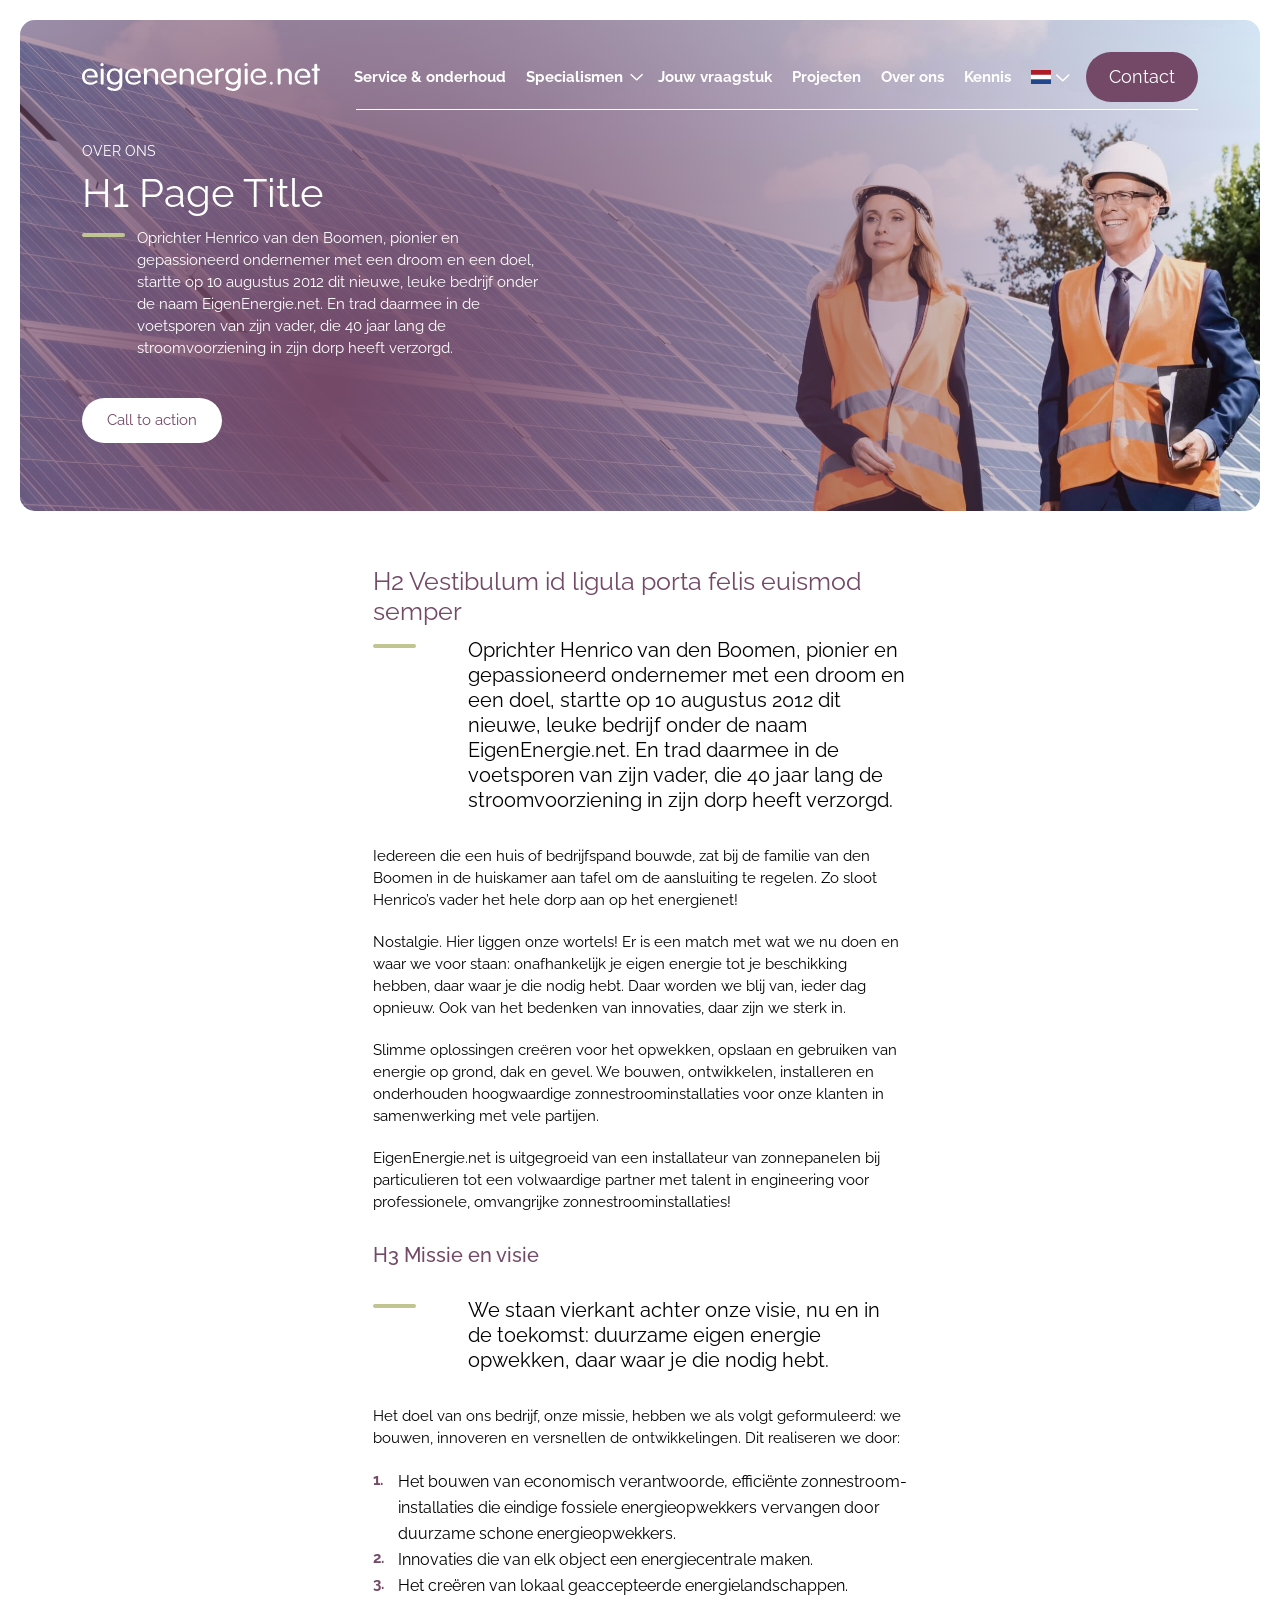
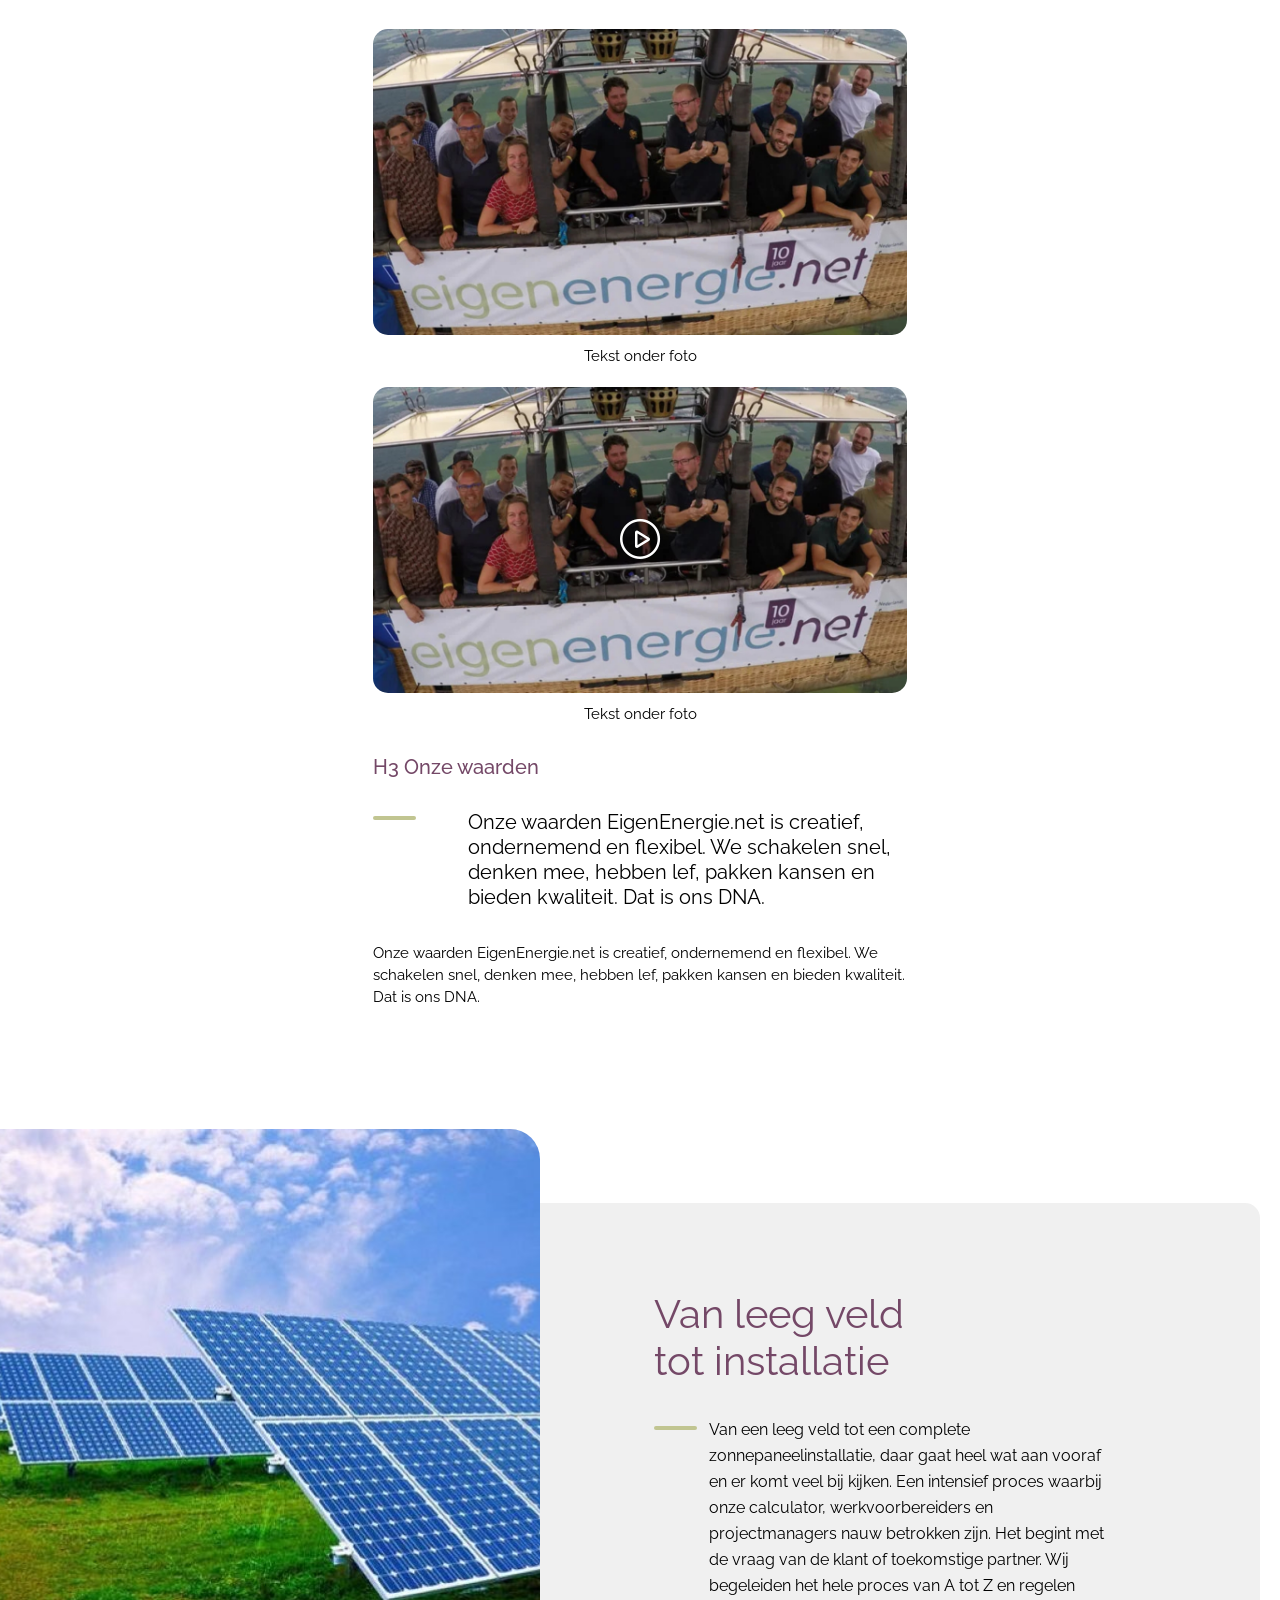
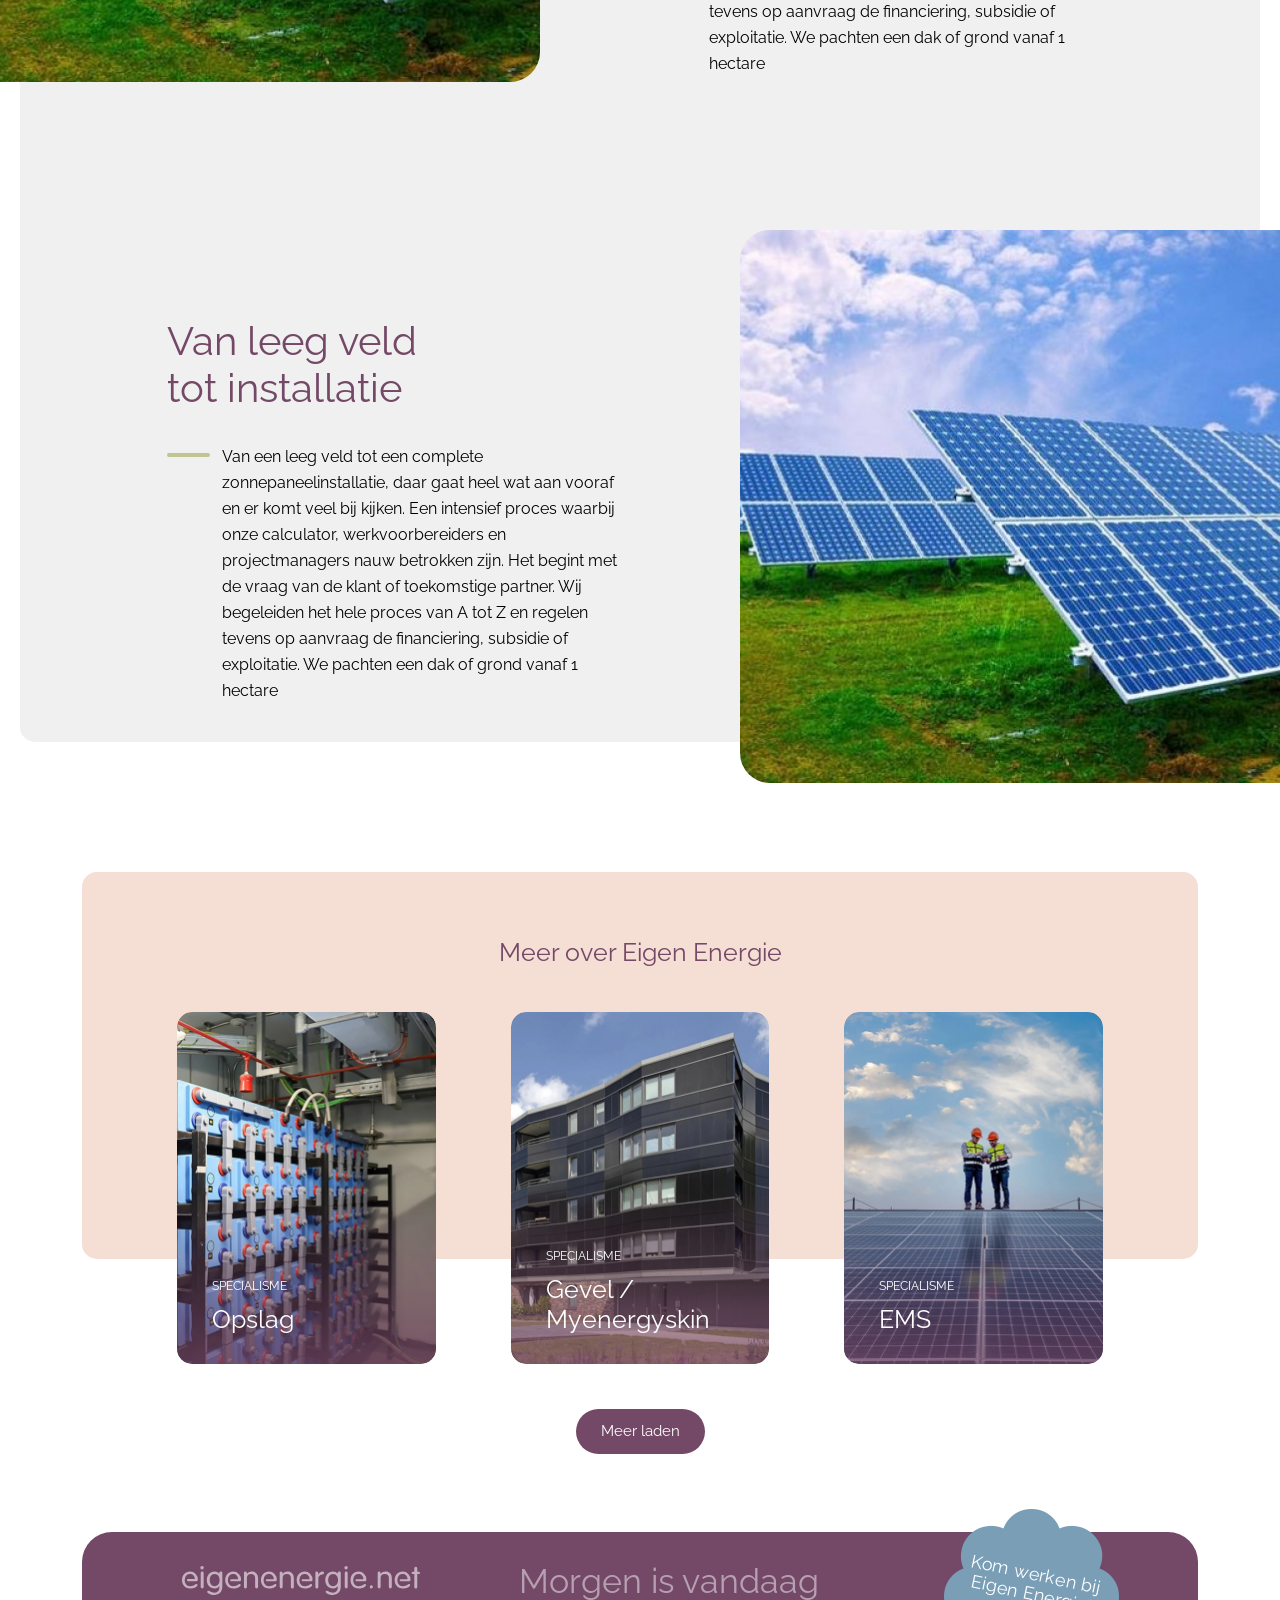
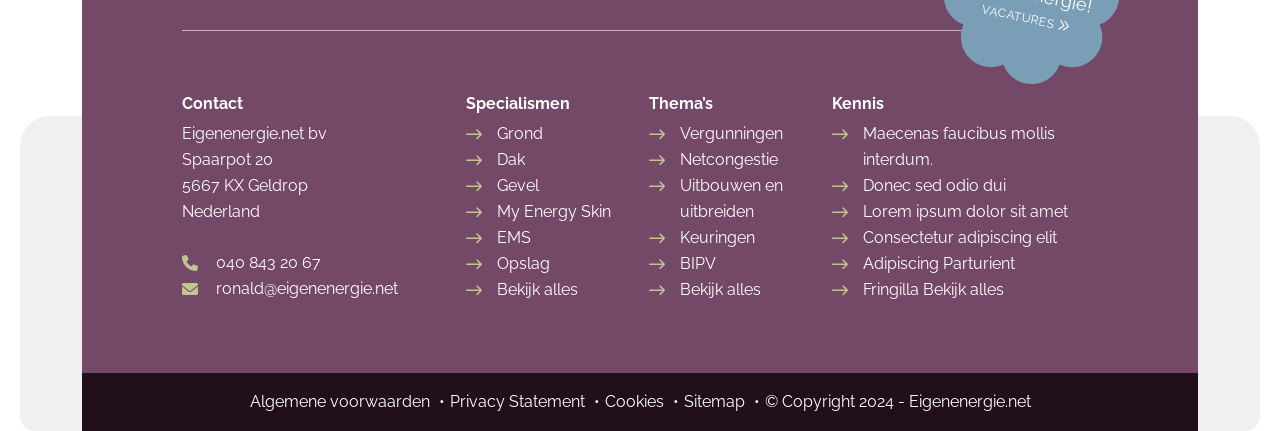
<file: html/over-detail.html>
<!doctype html>
<html lang="nl">
<head>
	<meta charset="UTF-8">
	<meta name="viewport"
				content="width=device-width, user-scalable=no, initial-scale=1.0, maximum-scale=1.0, minimum-scale=1.0">
	<meta http-equiv="X-UA-Compatible" content="ie=edge">
	<title>Eigenenergie</title>

	
	<!-- Main style -->
	<link rel="stylesheet" href="css/normalize.css"/>
	<link rel="preconnect" href="https://fonts.googleapis.com">
	<link rel="preconnect" href="https://fonts.gstatic.com" crossorigin>
	<link href="https://fonts.googleapis.com/css2?family=Raleway:ital,wght@0,100..900;1,100..900&display=swap" rel="stylesheet">
	<link rel="stylesheet" type="text/css" href="fonts/FA5PRO-master/css/all.css"/>
	<link rel="stylesheet" href="css/font.css"/>
	<link rel="stylesheet" href="css/jquery.fancybox.min.css"/>
	<link rel="stylesheet" type="text/css" href="css/bootstrap.min.css"/>
	<link rel="stylesheet" type="text/css" href="css/nice-select.css"/>
	<link rel="stylesheet" type="text/css" href="css/jquery.fancybox.min.css"/>
	<link rel="stylesheet" type="text/css" href="css/swiper.min.css"/>
	<link rel="stylesheet" type="text/css" href="css/styles.css"/>
	<link rel="stylesheet" type="text/css" href="css/responsive.css"/>
	
</head>
<body>

  <header>
		<div class="top-line">
			<div class="container">
				<div class="row d-flex align-items-center">
					<div class="logo-wrap p-0 col-sm-3 col-6">
						<a href="index.html">
							<img src="img/logo-white.svg" alt="">
							<img src="img/logo-color.png" alt="" class="color">
						</a>
					</div>
					<div class="right col-6 col-sm-9 p-0 d-flex justify-content-end align-items-center">
						<nav class="top-menu-wrap">
							<ul class="top-menu d-flex justify-content-end">
								<li><a href="#">Service & onderhoud</a></li>
								<li class="sub-menu-item">
									<a href="#">Specialismen</a>
									<ul class="sub-menu">
										<li><a href="#">Specialismen 1</a></li>
										<li><a href="#">Specialismen 2</a></li>
										<li><a href="#">Specialismen 3</a></li>
									</ul>
								</li>
								<li><a href="#">Jouw vraagstuk</a></li>
								<li><a href="#">Projecten</a></li>
								<li><a href="#">Over ons</a></li>
								<li><a href="#">Kennis</a></li>
							</ul>
						</nav>
						<div class="lang-wrap">
							<a href="#"><img src="img/flag.jpg" alt=""><i class="far fa-chevron-down"></i></a>
							<ul>
								<li><a href="#"><img src="img/flag.jpg" alt="">Nl</a></li>
								<li><a href="#"><img src="img/flag.jpg" alt="">Nl</a></li>
							</ul>
						</div>
						<div class="btn-wrap">
							<a href="#" class="btn-head">Contact</a>
						</div>
						<div class="open-menu d-flex justify-content-end d-xl-none">
							<a href="#">
								<span></span>
								<span></span>
								<span></span>
							</a>
						</div>
					</div>
				</div>
			</div>
		</div>
  </header>

	<div class="menu-responsive" id="menu-responsive" style="display: none">
		<div class="top">
			<div class="close-menu">
				<a href="#"><i class="fal fa-times"></i></a>
			</div>
		</div>
		<div class="wrap">
			<div class="logo-wrap">
				<a href="index.html">
					<img src="img/logo-white.svg" alt="">
				</a>
			</div>
			<nav class="mob-menu-wrap">
				<ul class="mob-menu p-0">
					<li><a href="#">Service & onderhoud</a></li>
					<li class="sub-item">
						<a href="#">Specialismen</a>
						<ul class="sub-menu">
							<li><a href="#">Specialismen 1</a></li>
							<li><a href="#">Specialismen 2</a></li>
							<li><a href="#">Specialismen 3</a></li>
						</ul>
					</li>
					<li><a href="#">Jouw vraagstuk</a></li>
					<li><a href="#">Projecten</a></li>
					<li><a href="#">Over ons</a></li>
					<li><a href="#">Kennis</a></li>
				</ul>

				<div class="btn-wrap">
					<a href="#" class="btn-head">Contact</a>
				</div>
			</nav>
		</div>
	</div>

	<main>

		<!--добавляем клас no-video в section и не будет видео-->
		<section class="home-banner knowledge-banner over-banner-detail" >
			<div class="bg">
				<img src="img/bg-10.jpg" alt="">
			</div>
			<div class="container">
				<div class="row">
					<div class="content">
						<p class="label">OVER ONS</p>
						<h1>H1 Page Title</h1>
						<div class="line">
							<p>Oprichter Henrico van den Boomen, pionier en gepassioneerd ondernemer met een droom en een doel, startte op 10 augustus 2012 dit nieuwe, leuke bedrijf onder de naam EigenEnergie.net. En trad daarmee in de voetsporen van zijn vader, die 40 jaar lang de stroomvoorziening in zijn dorp heeft verzorgd.</p>
						</div>
						<div class="btn-wrap">
							<a href="#" class="btn-default btn-white btn-h-45 btn-15">Call to action</a>
						</div>
					</div>
				</div>
			</div>
		</section>

		<section class="text-default">
			<div class="container">
				<div class="row">
					<div class="content col-lg-6 col-12">
						<h2>H2 Vestibulum id ligula porta felis euismod semper</h2>
						<div class="line">
							<p>Oprichter Henrico van den Boomen, pionier en gepassioneerd ondernemer met een droom en een doel, startte op 10 augustus 2012 dit nieuwe, leuke bedrijf onder de naam EigenEnergie.net. En trad daarmee in de voetsporen van zijn vader, die 40 jaar lang de stroomvoorziening in zijn dorp heeft verzorgd.</p>
						</div>
						<p>Iedereen die een huis of bedrijfspand bouwde, zat bij de familie van den Boomen in de huiskamer aan tafel om de aansluiting te regelen. Zo sloot Henrico’s vader het hele dorp aan op het energienet! </p>
						<p>Nostalgie. Hier liggen onze wortels! Er is een match met wat we nu doen en waar we voor staan: onafhankelijk je eigen energie tot je beschikking hebben, daar waar je die nodig hebt. Daar worden we blij van, ieder dag opnieuw. Ook van het bedenken van innovaties, daar zijn we sterk in. </p>
						<p>Slimme oplossingen creëren voor het opwekken, opslaan en gebruiken van energie op grond, dak en gevel. We bouwen, ontwikkelen, installeren en onderhouden hoogwaardige zonnestroominstallaties voor onze klanten in samenwerking met vele partijen. </p>
						<p>EigenEnergie.net is uitgegroeid van een installateur van zonnepanelen bij particulieren tot een volwaardige partner met talent in engineering voor professionele, omvangrijke zonnestroominstallaties!</p>

						<h3>H3 Missie en visie</h3>
						<div class="line">
							<p>We staan vierkant achter onze visie, nu en in de toekomst: duurzame eigen energie opwekken, daar waar je die nodig hebt.</p>
						</div>
						<p>Het doel van ons bedrijf, onze missie, hebben we als volgt geformuleerd: we bouwen, innoveren en versnellen de ontwikkelingen. Dit realiseren we door:</p>
						<ol>
							<li>Het bouwen van economisch verantwoorde, efficiënte zonnestroom-installaties die eindige fossiele energieopwekkers vervangen door duurzame schone energieopwekkers.</li>
							<li>Innovaties die van elk object een energiecentrale maken. </li>
							<li>Het creëren van lokaal geaccepteerde energielandschappen.</li>
						</ol>

						<p>
							<img src="img/img-15.jpg" alt="">
							<span class="title-photo">Tekst onder foto</span>
						</p>

						<p class="video-p">
							<a data-fancybox href="https://www.youtube.com/watch?v=_sI_Ps7JSEk?autoplay=1"><img src="img/img-15.jpg" alt="">
								<i class="fal fa-play-circle"></i>

							</a>
							<span class="title-photo">Tekst onder foto</span>
						</p>

						<h3>H3 Onze waarden</h3>
						<div class="line">
							<p>Onze waarden EigenEnergie.net is creatief, ondernemend en flexibel. We schakelen snel, denken mee, hebben lef, pakken kansen en bieden kwaliteit. Dat is ons DNA.</p>
						</div>
						<p>Onze waarden EigenEnergie.net is creatief, ondernemend en flexibel. We schakelen snel, denken mee, hebben lef, pakken kansen en bieden kwaliteit. Dat is ons DNA.</p>
					</div>
				</div>
			</div>
		</section>

		<div class="overflow">
			<section class="media-section no-slider " id="media-section">
				<div class="bg br-15"></div>
				<div class="container">
					<div class="row">

						<div class="top d-flex justify-content-between flex-wrap">
							<div class="video-wrap">
								<div class="wrap">
									<iframe width="1501" height="784" src="https://www.youtube.com/embed/zGSaxuMVw6Y" title="A State of Trance Episode 1166 (@astateoftrance)" frameborder="0" allow="accelerometer; autoplay; clipboard-write; encrypted-media; gyroscope; picture-in-picture; web-share" referrerpolicy="strict-origin-when-cross-origin" allowfullscreen></iframe>
									<figure>
										<img src="img/img-2-1.jpg" alt="">
										<div class="icon-wrap">
											<i class="fal fa-play-circle"></i>
										</div>
									</figure>
								</div>
							</div>
							<div class="text">
								<h2>Van leeg veld <br>tot installatie</h2>
								<p class="line">Van een leeg veld tot een complete zonnepaneelinstallatie, daar gaat heel wat aan vooraf en er komt veel bij kijken. Een intensief proces waarbij onze calculator, werkvoorbereiders en projectmanagers nauw betrokken zijn. Het begint met de vraag van de klant of toekomstige partner. Wij begeleiden het hele proces van A tot Z en regelen tevens op aanvraag de financiering, subsidie of exploitatie. We pachten een dak of grond vanaf 1 hectare</p>
							</div>
						</div>
						<div class="top d-flex justify-content-between flex-wrap top-revers">
							<div class="video-wrap">
								<div class="wrap">
									<iframe width="1501" height="784" src="https://www.youtube.com/embed/zGSaxuMVw6Y" title="A State of Trance Episode 1166 (@astateoftrance)" frameborder="0" allow="accelerometer; autoplay; clipboard-write; encrypted-media; gyroscope; picture-in-picture; web-share" referrerpolicy="strict-origin-when-cross-origin" allowfullscreen></iframe>
									<figure>
										<img src="img/img-2-1.jpg" alt="">
										<div class="icon-wrap">
											<i class="fal fa-play-circle"></i>
										</div>
									</figure>
								</div>
							</div>
							<div class="text">
								<h2>Van leeg veld <br>tot installatie</h2>
								<p class="line">Van een leeg veld tot een complete zonnepaneelinstallatie, daar gaat heel wat aan vooraf en er komt veel bij kijken. Een intensief proces waarbij onze calculator, werkvoorbereiders en projectmanagers nauw betrokken zijn. Het begint met de vraag van de klant of toekomstige partner. Wij begeleiden het hele proces van A tot Z en regelen tevens op aanvraag de financiering, subsidie of exploitatie. We pachten een dak of grond vanaf 1 hectare</p>
							</div>
						</div>

					</div>
				</div>
			</section>
		</div>

		<section class="item-3x item-3x-bg item-3x-bg-btn pb-5">
			<div class="container">
				<div class="row">

					<div class="wrap">
						<div class="bg"></div>
						<div class="title-wrap">
							<h2 class="title">Meer over Eigen Energie</h2>
						</div>
						<div class="content d-grid">
							<div class="item">
								<a href="#"></a>
								<figure>
									<img src="img/img-9-1.jpg" alt="">
								</figure>
								<div class="text-wrap">
									<p>SPECIALISME</p>
									<h6>Opslag</h6>
								</div>

							</div>
							<div class="item">
								<a href="#"></a>
								<figure>
									<img src="img/img-9-2.jpg" alt="">
								</figure>
								<div class="text-wrap">
									<p>SPECIALISME</p>
									<h6>Gevel / Myenergyskin</h6>
								</div>

							</div>
							<div class="item">
								<a href="#"></a>
								<figure>
									<img src="img/img-9-3.jpg" alt="">
								</figure>
								<div class="text-wrap">
									<p>SPECIALISME</p>
									<h6>EMS</h6>
								</div>

							</div>

						</div>
						<div class="btn-wrap d-flex justify-content-center">
							<a href="#" class="btn-default btn-pur btn-15 btn-h-45">Meer laden</a>
						</div>
					</div>
				</div>
			</div>
		</section>

	</main>

  <footer>
		<div class="bg"></div>
    <div class="container">
			<div class="row">
				<div class="bg-pink"></div>
				<div class="wrap-content">
					<div class="logo-line d-flex flex-wrap align-items-center">
						<div class="logo-wrap p-0">
							<a href="index.html"><img src="img/logo-footer-logo.svg" alt=""></a>
						</div>
						<div class="text">
							<p>Morgen is vandaag</p>
						</div>
						<div class="icon-wrap">
							<i class="fas fa-badge"></i>
							<div class="wrap">
								<p>Kom werken bij Eigen Energie!</p>
								<p><a href="#">VACATURES <i class="far fa-chevron-double-right"></i></a></p>
							</div>

						</div>
					</div>

					<div class="content p-0 d-flex flex-wrap">
						<div class="item item-1">
							<h6>Contact</h6>
							<p>Eigenenergie.net bv</p>
							<p>Spaarpot 20</p>
							<p>5667 KX Geldrop</p>
							<p>Nederland</p>

							<ul class="contact-list">
								<li><a href="tel:+380408432067"><i class="fas fa-phone-alt"></i>040 843 20 67</a></li>
								<li><a href="mailto:ronald@eigenenergie.net"><i class="fas fa-envelope"></i>ronald@eigenenergie.net</a></li>
							</ul>
						</div>
						<div class="item item-2 hide-list">
							<h6>Specialismen<span></span></h6>
							<ul class="list">
								<li><a href="#"><i class="far fa-long-arrow-right"></i>Grond</a></li>
								<li><a href="#"><i class="far fa-long-arrow-right"></i>Dak</a></li>
								<li><a href="#"><i class="far fa-long-arrow-right"></i>Gevel</a></li>
								<li><a href="#"><i class="far fa-long-arrow-right"></i>My Energy Skin</a></li>
								<li><a href="#"><i class="far fa-long-arrow-right"></i>EMS</a></li>
								<li><a href="#"><i class="far fa-long-arrow-right"></i>Opslag</a></li>
								<li><a href="#"><i class="far fa-long-arrow-right"></i>Bekijk alles</a></li>
							</ul>
						</div>
						<div class="item item-3 hide-list">
							<h6>Thema’s<span></span></h6>
							<ul class="list">
								<li><a href="#"><i class="far fa-long-arrow-right"></i>Vergunningen</a></li>
								<li><a href="#"><i class="far fa-long-arrow-right"></i>Netcongestie</a></li>
								<li><a href="#"><i class="far fa-long-arrow-right"></i>Uitbouwen en uitbreiden</a></li>
								<li><a href="#"><i class="far fa-long-arrow-right"></i>Keuringen</a></li>
								<li><a href="#"><i class="far fa-long-arrow-right"></i>BIPV</a></li>
								<li><a href="#"><i class="far fa-long-arrow-right"></i>Bekijk alles</a></li>
							</ul>
						</div>
						<div class="item item-4 hide-list">
							<h6>Kennis<span></span></h6>
							<ul class="list">
								<li><a href="#"><i class="far fa-long-arrow-right"></i>Maecenas faucibus mollis interdum.</a></li>
								<li><a href="#"><i class="far fa-long-arrow-right"></i>Donec sed odio dui</a></li>
								<li><a href="#"><i class="far fa-long-arrow-right"></i> Lorem ipsum dolor sit amet </a></li>
								<li><a href="#"><i class="far fa-long-arrow-right"></i>Consectetur adipiscing elit</a></li>
								<li><a href="#"><i class="far fa-long-arrow-right"></i>Adipiscing Parturient</a></li>
								<li><a href="#"><i class="far fa-long-arrow-right"></i>Fringilla Bekijk alles</a></li>
							</ul>
						</div>
					</div>
				</div>
			</div>



    </div>
		<div class="bottom">
			<div class="container">
				<div class="row">
					<ul class="col-12 d-flex justify-content-center flex-wrap">
						<li><a href="#">Algemene voorwaarden</a></li>
						<li><a href="#">Privacy Statement</a></li>
						<li><a href="#">Cookies</a></li>
						<li><a href="#">Sitemap</a></li>
						<li>© Copyright 2024 - Eigenenergie.net</li>
					</ul>
				</div>
			</div>
		</div>
  </footer>





	<script src="js/jquery.min.js"></script>
	<script src="js/jquery.sticky.js"></script>
	<script src="js/bootstrap.bundle.min.js"></script>
	<script src="js/swiper.js"></script>
	<script src="js/jquery.fancybox.min.js"></script>
	<script src="js/jquery.nice-select.min.js"></script>
	<script src="js/script.js"></script>
</body>
</html>
</file>
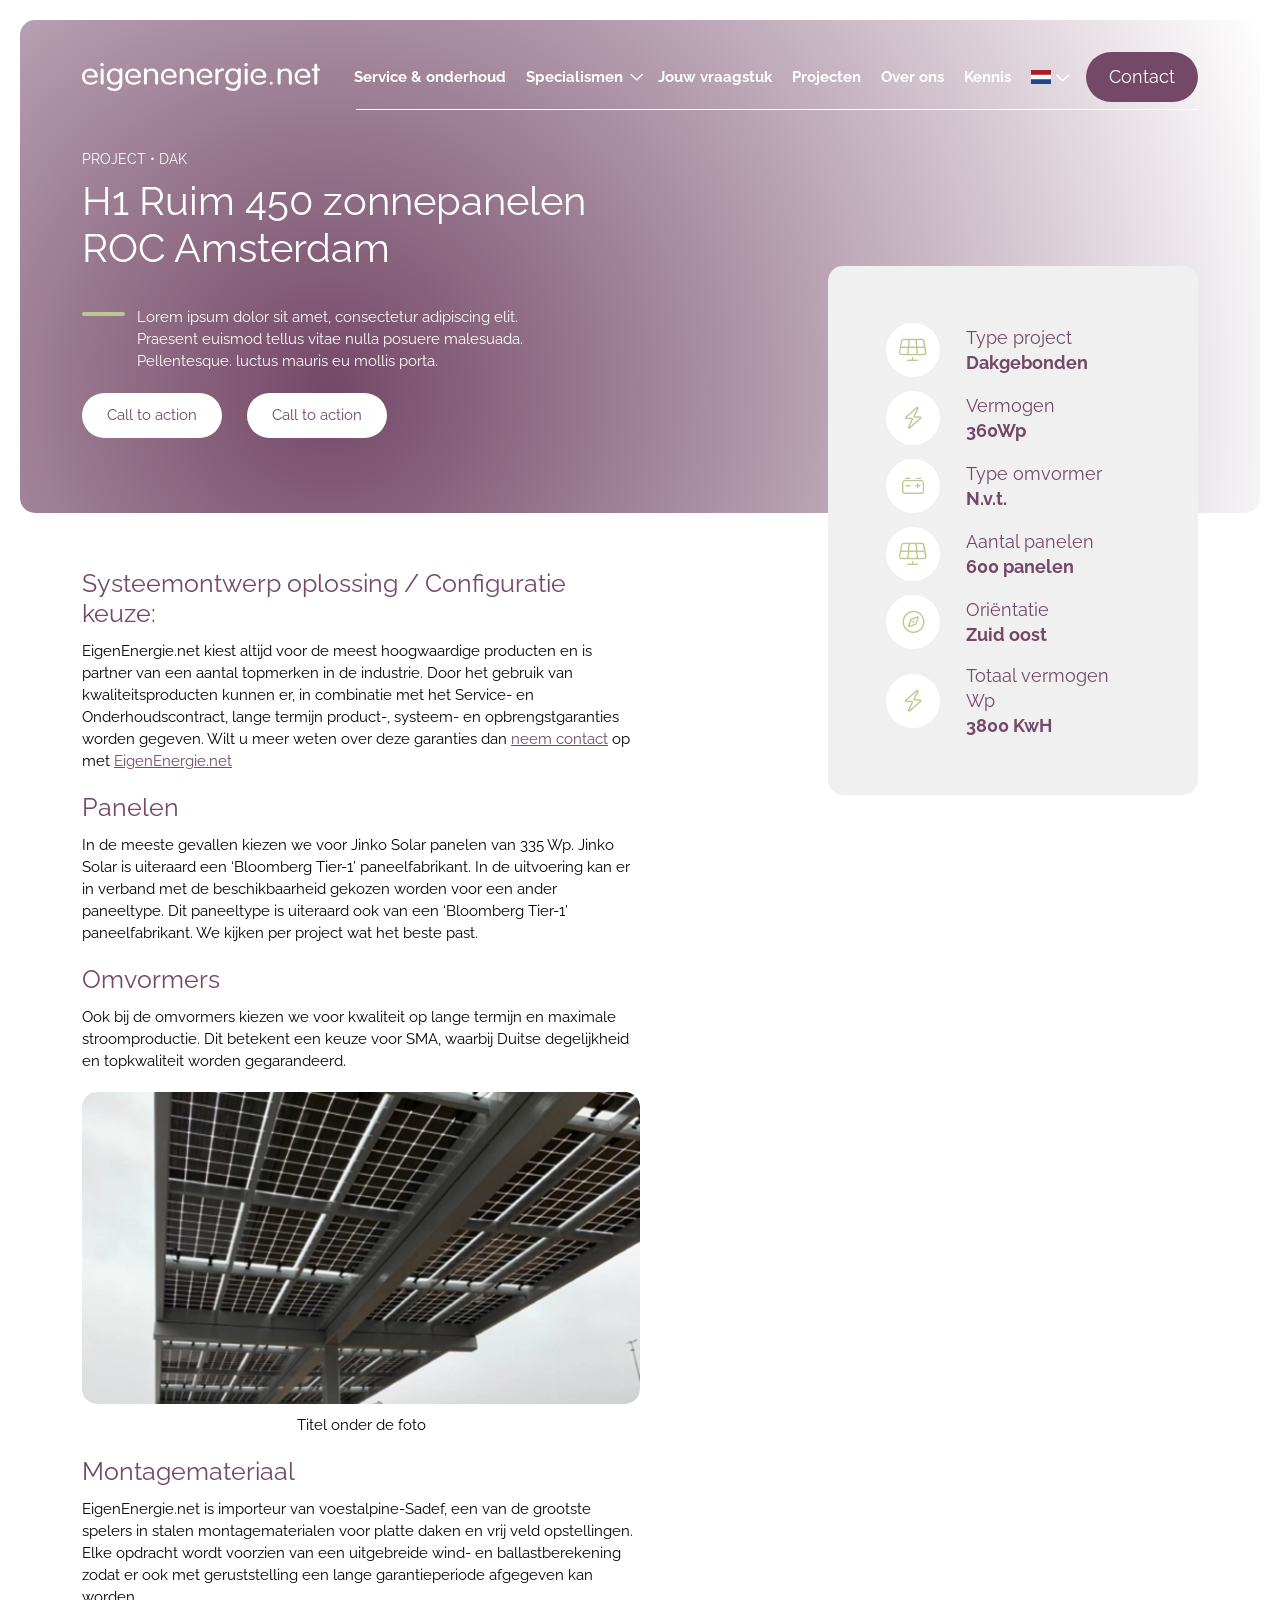
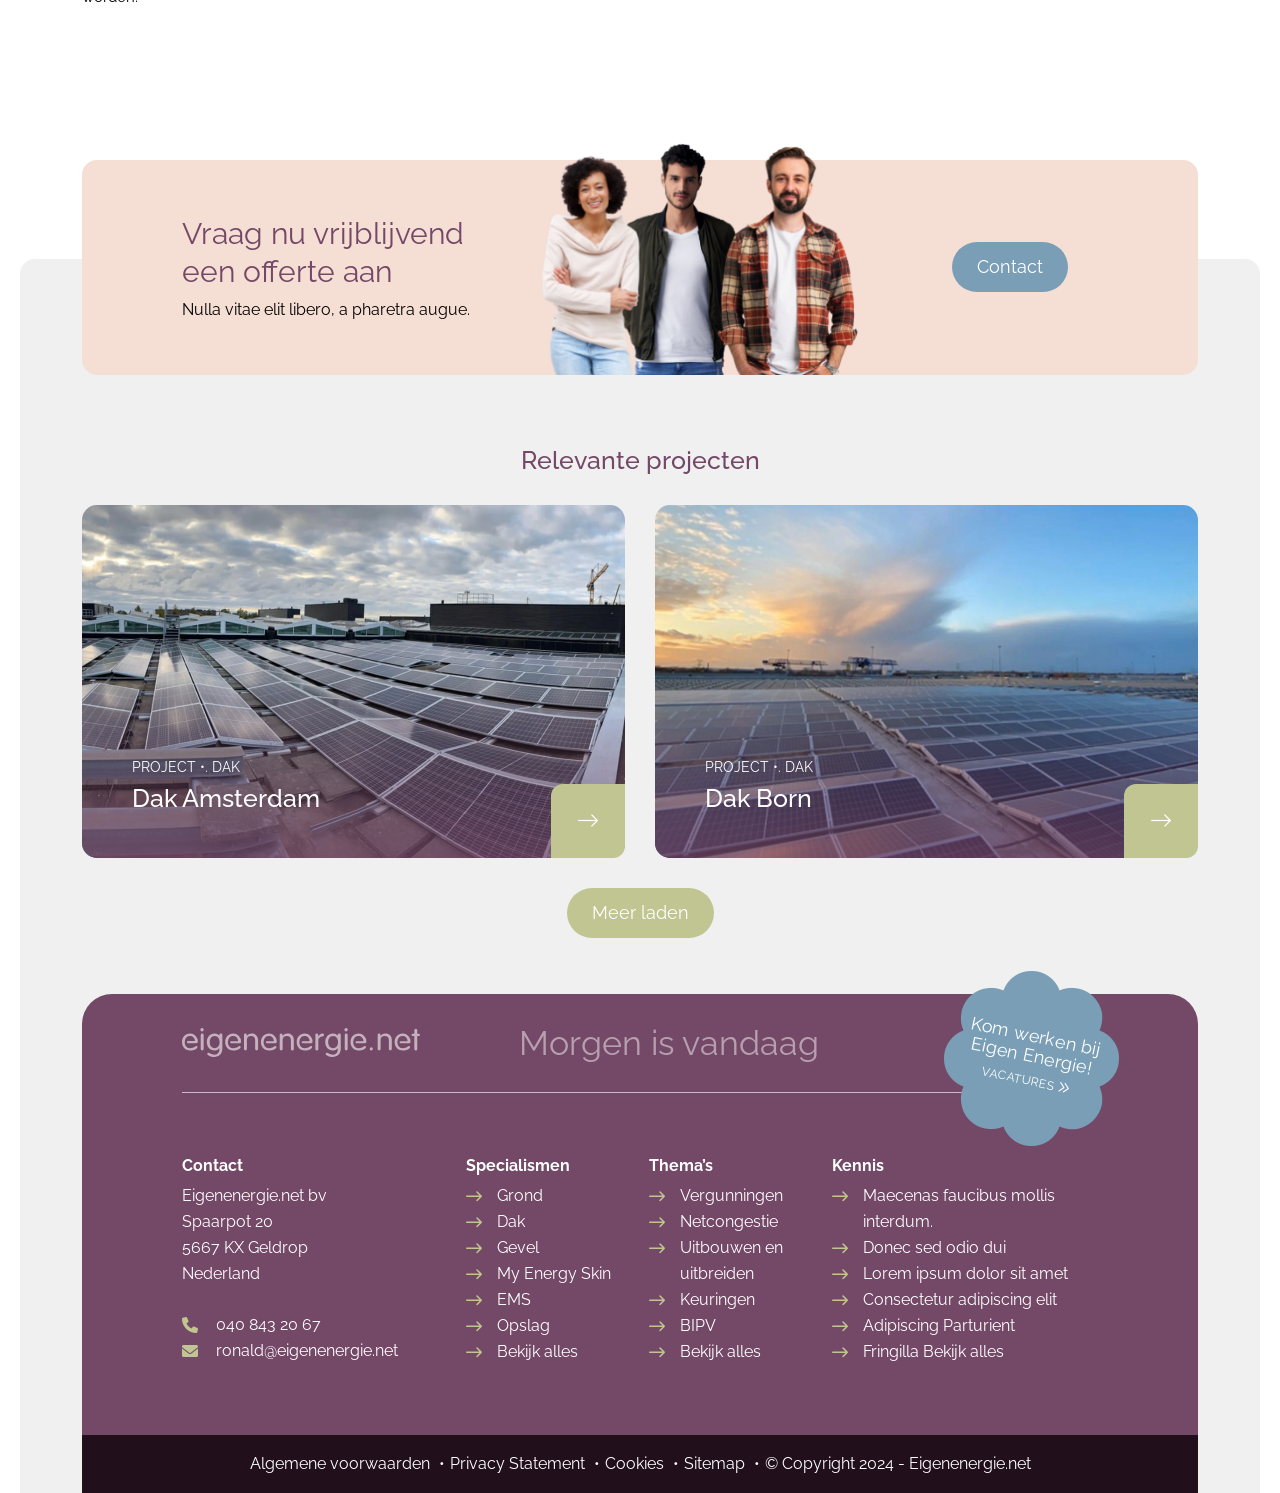
<file: html/project-detail.html>
<!doctype html>
<html lang="nl">
<head>
	<meta charset="UTF-8">
	<meta name="viewport"
				content="width=device-width, user-scalable=no, initial-scale=1.0, maximum-scale=1.0, minimum-scale=1.0">
	<meta http-equiv="X-UA-Compatible" content="ie=edge">
	<title>Eigenenergie</title>

	
	<!-- Main style -->
	<link rel="stylesheet" href="css/normalize.css"/>
	<link rel="preconnect" href="https://fonts.googleapis.com">
	<link rel="preconnect" href="https://fonts.gstatic.com" crossorigin>
	<link href="https://fonts.googleapis.com/css2?family=Raleway:ital,wght@0,100..900;1,100..900&display=swap" rel="stylesheet">
	<link rel="stylesheet" type="text/css" href="fonts/FA5PRO-master/css/all.css"/>
	<link rel="stylesheet" href="css/font.css"/>
	<link rel="stylesheet" href="css/jquery.fancybox.min.css"/>
	<link rel="stylesheet" type="text/css" href="css/bootstrap.min.css"/>
	<link rel="stylesheet" type="text/css" href="css/nice-select.css"/>
	<link rel="stylesheet" type="text/css" href="css/jquery.fancybox.min.css"/>
	<link rel="stylesheet" type="text/css" href="css/swiper.min.css"/>
	<link rel="stylesheet" type="text/css" href="css/styles.css"/>
	<link rel="stylesheet" type="text/css" href="css/responsive.css"/>
	
</head>
<body>

  <header>
		<div class="top-line">
			<div class="container">
				<div class="row d-flex align-items-center">
					<div class="logo-wrap p-0 col-sm-3 col-6">
						<a href="index.html">
							<img src="img/logo-white.svg" alt="">
							<img src="img/logo-color.png" alt="" class="color">
						</a>
					</div>
					<div class="right col-6 col-sm-9 p-0 d-flex justify-content-end align-items-center">
						<nav class="top-menu-wrap">
							<ul class="top-menu d-flex justify-content-end">
								<li><a href="#">Service & onderhoud</a></li>
								<li class="sub-menu-item">
									<a href="#">Specialismen</a>
									<ul class="sub-menu">
										<li><a href="#">Specialismen 1</a></li>
										<li><a href="#">Specialismen 2</a></li>
										<li><a href="#">Specialismen 3</a></li>
									</ul>
								</li>
								<li><a href="#">Jouw vraagstuk</a></li>
								<li><a href="#">Projecten</a></li>
								<li><a href="#">Over ons</a></li>
								<li><a href="#">Kennis</a></li>
							</ul>
						</nav>
						<div class="lang-wrap">
							<a href="#"><img src="img/flag.jpg" alt=""><i class="far fa-chevron-down"></i></a>
							<ul>
								<li><a href="#"><img src="img/flag.jpg" alt="">Nl</a></li>
								<li><a href="#"><img src="img/flag.jpg" alt="">Nl</a></li>
							</ul>
						</div>
						<div class="btn-wrap">
							<a href="#" class="btn-head">Contact</a>
						</div>
						<div class="open-menu d-flex justify-content-end d-xl-none">
							<a href="#">
								<span></span>
								<span></span>
								<span></span>
							</a>
						</div>
					</div>
				</div>
			</div>
		</div>
  </header>

	<div class="menu-responsive" id="menu-responsive" style="display: none">
		<div class="top">
			<div class="close-menu">
				<a href="#"><i class="fal fa-times"></i></a>
			</div>
		</div>
		<div class="wrap">
			<div class="logo-wrap">
				<a href="index.html">
					<img src="img/logo-white.svg" alt="">
				</a>
			</div>
			<nav class="mob-menu-wrap">
				<ul class="mob-menu p-0">
					<li><a href="#">Service & onderhoud</a></li>
					<li class="sub-item">
						<a href="#">Specialismen</a>
						<ul class="sub-menu">
							<li><a href="#">Specialismen 1</a></li>
							<li><a href="#">Specialismen 2</a></li>
							<li><a href="#">Specialismen 3</a></li>
						</ul>
					</li>
					<li><a href="#">Jouw vraagstuk</a></li>
					<li><a href="#">Projecten</a></li>
					<li><a href="#">Over ons</a></li>
					<li><a href="#">Kennis</a></li>
				</ul>

				<div class="btn-wrap">
					<a href="#" class="btn-head">Contact</a>
				</div>
			</nav>
		</div>
	</div>

	<main>

		<!--добавляем клас no-video в section и не будет видео-->
		<section class="home-banner banner-project-detail" >
			<div class="wrap-video">
				<div class="bg">
					<iframe src="https://www.youtube.com/embed/WhY7uyc56ms?autoplay=1&mute=1&loop=1&color=white&controls=0&modestbranding=1&playsinline=1&rel=0&enablejsapi=1&playlist=WhY7uyc56ms" title="YouTube video player" frameborder="0" allow="accelerometer; autoplay; clipboard-write; encrypted-media; gyroscope; picture-in-picture" allowfullscreen></iframe>
					<img src="img/bg-1.jpg" alt="">
				</div>
				<div class="container">
					<div class="row">
						<div class="content">
							<p class="label">PROJECT • DAK</p>
							<h1>H1 Ruim 450 zonnepanelen ROC Amsterdam</h1>
							<p class="line">Lorem ipsum dolor sit amet, consectetur adipiscing elit. Praesent euismod tellus vitae nulla posuere malesuada. Pellentesque. luctus mauris eu mollis porta.</p>
							<div class="btn-wrap">
								<a href="#" class="btn-default btn-white btn-15 btn-h-45">Call to action</a>
								<a href="#" class="btn-default btn-white btn-15 btn-h-45">Call to action</a>
							</div>

						</div>
						<div class="info-project">
							<ul>
								<li>
									<div class="icon-wrap">
										<i class="fal fa-solar-panel"></i>
									</div>
									<div class="wrap">
										<p>Type project</p>
										<h6>Dakgebonden</h6>
									</div>
								</li>
								<li>
									<div class="icon-wrap">
										<i class="fal fa-bolt"></i>
									</div>
									<div class="wrap">
										<p>Vermogen</p>
										<h6>360Wp</h6>
									</div>
								</li>
								<li>
									<div class="icon-wrap">
										<i class="fal fa-car-battery"></i>
									</div>
									<div class="wrap">
										<p>Type omvormer</p>
										<h6>N.v.t.</h6>
									</div>
								</li>
								<li>
									<div class="icon-wrap">
										<i class="fal fa-solar-panel"></i>
									</div>
									<div class="wrap">
										<p>Aantal panelen</p>
										<h6>600 panelen</h6>
									</div>
								</li>
								<li>
									<div class="icon-wrap">
										<i class="fal fa-compass"></i>
									</div>
									<div class="wrap">
										<p>Oriëntatie</p>
										<h6>Zuid oost</h6>
									</div>
								</li>
								<li>
									<div class="icon-wrap">
										<i class="fal fa-bolt"></i>
									</div>
									<div class="wrap">
										<p>Totaal vermogen Wp</p>
										<h6>3800 KwH</h6>
									</div>
								</li>
							</ul>
						</div>
					</div>
				</div>
			</div>
		</section>

		<section class="text-default text-default-left pb-90">
			<div class="container">
				<div class="row">
					<div class="content col-lg-6 col-12 p-0">
						<h2>Systeemontwerp oplossing / Configuratie keuze:</h2>
						<p>EigenEnergie.net kiest altijd voor de meest hoogwaardige producten en is partner van een aantal topmerken in de industrie. Door het gebruik van kwaliteitsproducten kunnen er, in combinatie met het Service- en Onderhoudscontract, lange termijn product-, systeem- en opbrengstgaranties worden gegeven. Wilt u meer weten over deze garanties dan
							<a href="#">neem contact</a> op met <a href="#">EigenEnergie.net</a></p>

						<h2>Panelen</h2>
						<p>In de meeste gevallen kiezen we voor Jinko Solar panelen van 335 Wp. Jinko Solar is uiteraard een ‘Bloomberg Tier-1’ paneelfabrikant. In de uitvoering kan er in verband met de beschikbaarheid gekozen worden voor een ander paneeltype. Dit paneeltype is uiteraard ook van een ‘Bloomberg Tier-1’ paneelfabrikant. We kijken per project wat het beste past.</p>
						<h2>Omvormers</h2>
						<p>Ook bij de omvormers kiezen we voor kwaliteit op lange termijn en maximale stroomproductie. Dit betekent een keuze voor SMA, waarbij Duitse degelijkheid en topkwaliteit worden gegarandeerd.</p>
						
						<p>
							<img src="img/img-14.jpg" alt="">
							<span class="title-photo">Titel onder de foto</span>
						</p>

						<h2>Montagemateriaal</h2>
						<p>EigenEnergie.net is importeur van voestalpine-Sadef, een van de grootste spelers in stalen montagematerialen voor platte daken en vrij veld opstellingen. Elke opdracht wordt voorzien van een uitgebreide wind- en ballastberekening zodat er ook met geruststelling een lange garantieperiode afgegeven kan worden.</p>
					</div>
				</div>
			</div>
		</section>

		<section class="bg-slider-img no-slider bg-grey-50">
			<div class="bg"></div>
			<div class="container">
				<div class="row">
					<div class="bottom d-flex justify-content-between flex-wrap align-items-center">
						<div class="bg"></div>
						<div class="text">
							<h2 class="title">Vraag nu vrijblijvend een offerte aan</h2>
							<p>Nulla vitae elit libero, a pharetra augue.</p>
						</div>
						<figure>
							<img src="img/img-1.png" alt="">
						</figure>
						<div class="btn-wrap d-flex justify-content-center justify-content-sm-end">
							<a href="#" class="btn-default btn-blue">Contact</a>
						</div>
					</div>
				</div>

			</div>
		</section>
		<section class="item-2x item-2x-title bg-grey pt-30  m0-20">
			<div class="bg"></div>
			<div class="container">
				<div class="row">
					<div class="title-wrap">
						<h3 class="title">Relevante projecten</h3>
					</div>
					<div class="content d-flex justify-content-between flex-wrap p-0">
						<div class="item">
							<a href="#">
								<figure>
									<img src="img/img-12-1.jpg" alt="">
								</figure>
								<div class="text-wrap">
									<p>PROJECT •. DAK</p>
									<h6>Dak Amsterdam</h6>
								</div>
								<div class="link-wrap">
									<span><i class="fal fa-long-arrow-right"></i></span>
								</div>
							</a>
						</div>
						<div class="item">
							<a href="#">
								<figure>
									<img src="img/img-12-2.jpg" alt="">
								</figure>
								<div class="text-wrap">
									<p>PROJECT •. DAK</p>
									<h6>Dak Born</h6>
								</div>
								<div class="link-wrap">
									<span><i class="fal fa-long-arrow-right"></i></span>
								</div>
							</a>
						</div>

					</div>
					<div class="btn-wrap-full d-flex justify-content-center">
						<a href="#" class="btn-default">Meer laden</a>
					</div>
				</div>
			</div>
		</section>

	</main>

  <footer>
		<div class="bg"></div>
    <div class="container">
			<div class="row">
				<div class="bg-pink"></div>
				<div class="wrap-content">
					<div class="logo-line d-flex flex-wrap align-items-center">
						<div class="logo-wrap p-0">
							<a href="index.html"><img src="img/logo-footer-logo.svg" alt=""></a>
						</div>
						<div class="text">
							<p>Morgen is vandaag</p>
						</div>
						<div class="icon-wrap">
							<i class="fas fa-badge"></i>
							<div class="wrap">
								<p>Kom werken bij Eigen Energie!</p>
								<p><a href="#">VACATURES <i class="far fa-chevron-double-right"></i></a></p>
							</div>

						</div>
					</div>

					<div class="content p-0 d-flex flex-wrap">
						<div class="item item-1">
							<h6>Contact</h6>
							<p>Eigenenergie.net bv</p>
							<p>Spaarpot 20</p>
							<p>5667 KX Geldrop</p>
							<p>Nederland</p>

							<ul class="contact-list">
								<li><a href="tel:+380408432067"><i class="fas fa-phone-alt"></i>040 843 20 67</a></li>
								<li><a href="mailto:ronald@eigenenergie.net"><i class="fas fa-envelope"></i>ronald@eigenenergie.net</a></li>
							</ul>
						</div>
						<div class="item item-2 hide-list">
							<h6>Specialismen<span></span></h6>
							<ul class="list">
								<li><a href="#"><i class="far fa-long-arrow-right"></i>Grond</a></li>
								<li><a href="#"><i class="far fa-long-arrow-right"></i>Dak</a></li>
								<li><a href="#"><i class="far fa-long-arrow-right"></i>Gevel</a></li>
								<li><a href="#"><i class="far fa-long-arrow-right"></i>My Energy Skin</a></li>
								<li><a href="#"><i class="far fa-long-arrow-right"></i>EMS</a></li>
								<li><a href="#"><i class="far fa-long-arrow-right"></i>Opslag</a></li>
								<li><a href="#"><i class="far fa-long-arrow-right"></i>Bekijk alles</a></li>
							</ul>
						</div>
						<div class="item item-3 hide-list">
							<h6>Thema’s<span></span></h6>
							<ul class="list">
								<li><a href="#"><i class="far fa-long-arrow-right"></i>Vergunningen</a></li>
								<li><a href="#"><i class="far fa-long-arrow-right"></i>Netcongestie</a></li>
								<li><a href="#"><i class="far fa-long-arrow-right"></i>Uitbouwen en uitbreiden</a></li>
								<li><a href="#"><i class="far fa-long-arrow-right"></i>Keuringen</a></li>
								<li><a href="#"><i class="far fa-long-arrow-right"></i>BIPV</a></li>
								<li><a href="#"><i class="far fa-long-arrow-right"></i>Bekijk alles</a></li>
							</ul>
						</div>
						<div class="item item-4 hide-list">
							<h6>Kennis<span></span></h6>
							<ul class="list">
								<li><a href="#"><i class="far fa-long-arrow-right"></i>Maecenas faucibus mollis interdum.</a></li>
								<li><a href="#"><i class="far fa-long-arrow-right"></i>Donec sed odio dui</a></li>
								<li><a href="#"><i class="far fa-long-arrow-right"></i> Lorem ipsum dolor sit amet </a></li>
								<li><a href="#"><i class="far fa-long-arrow-right"></i>Consectetur adipiscing elit</a></li>
								<li><a href="#"><i class="far fa-long-arrow-right"></i>Adipiscing Parturient</a></li>
								<li><a href="#"><i class="far fa-long-arrow-right"></i>Fringilla Bekijk alles</a></li>
							</ul>
						</div>
					</div>
				</div>
			</div>



    </div>
		<div class="bottom">
			<div class="container">
				<div class="row">
					<ul class="col-12 d-flex justify-content-center flex-wrap">
						<li><a href="#">Algemene voorwaarden</a></li>
						<li><a href="#">Privacy Statement</a></li>
						<li><a href="#">Cookies</a></li>
						<li><a href="#">Sitemap</a></li>
						<li>© Copyright 2024 - Eigenenergie.net</li>
					</ul>
				</div>
			</div>
		</div>
  </footer>




	<script src="js/jquery.min.js"></script>
	<script src="js/jquery.sticky.js"></script>
	<script src="js/bootstrap.bundle.min.js"></script>
	<script src="js/swiper.js"></script>
	<script src="js/jquery.fancybox.min.js"></script>
	<script src="js/jquery.nice-select.min.js"></script>
	<script src="js/script.js"></script>
</body>
</html>
</file>
<file: html/css/font.css>
@font-face {
  font-family: 'Open Sans';
  src: url('../fonts/OpenSans-SemiBold.woff2') format('woff2'),
  url('../fonts/OpenSans-SemiBold.woff') format('woff');
  font-weight: 600;
  font-style: normal;
  font-display: swap;
}
@font-face {
  font-family: 'Open Sans';
  src: url('../fonts/OpenSans-Regular.woff2') format('woff2'),
  url('../fonts/OpenSans-Regular.woff') format('woff');
  font-weight: normal;
  font-style: normal;
  font-display: swap;
}

@font-face {
  font-family: 'Open Sans';
  src: url('../fonts/OpenSans-Bold.woff2') format('woff2'),
  url('../fonts/OpenSans-Bold.woff') format('woff');
  font-weight: bold;
  font-style: normal;
  font-display: swap;
}
</file>
<file: html/css/nice-select.css>
.nice-select {
  -webkit-tap-highlight-color: transparent;
  background-color: #fff;
  border-radius: 5px;
  border: solid 1px #e8e8e8;
  box-sizing: border-box;
  clear: both;
  cursor: pointer;
  display: block;
  float: left;
  font-family: inherit;
  font-size: 14px;
  font-weight: normal;
  height: 42px;
  line-height: 40px;
  outline: none;
  padding-left: 18px;
  padding-right: 30px;
  position: relative;
  text-align: left !important;
  -webkit-transition: all 0.2s ease-in-out;
  transition: all 0.2s ease-in-out;
  -webkit-user-select: none;
     -moz-user-select: none;
      -ms-user-select: none;
          user-select: none;
  white-space: nowrap;
  width: auto; }
  .nice-select:hover {
    border-color: #dbdbdb; }
  .nice-select:active, .nice-select.open, .nice-select:focus {
    border-color: #999; }
  .nice-select:after {
    border-bottom: 2px solid #999;
    border-right: 2px solid #999;
    content: '';
    display: block;
    height: 5px;
    margin-top: -4px;
    pointer-events: none;
    position: absolute;
    right: 12px;
    top: 50%;
    -webkit-transform-origin: 66% 66%;
        -ms-transform-origin: 66% 66%;
            transform-origin: 66% 66%;
    -webkit-transform: rotate(45deg);
        -ms-transform: rotate(45deg);
            transform: rotate(45deg);
    -webkit-transition: all 0.15s ease-in-out;
    transition: all 0.15s ease-in-out;
    width: 5px; }
  .nice-select.open:after {
    -webkit-transform: rotate(-135deg);
        -ms-transform: rotate(-135deg);
            transform: rotate(-135deg); }
  .nice-select.open .list {
    opacity: 1;
    pointer-events: auto;
    -webkit-transform: scale(1) translateY(0);
        -ms-transform: scale(1) translateY(0);
            transform: scale(1) translateY(0); }
  .nice-select.disabled {
    border-color: #ededed;
    color: #999;
    pointer-events: none; }
    .nice-select.disabled:after {
      border-color: #cccccc; }
  .nice-select.wide {
    width: 100%; }
    .nice-select.wide .list {
      left: 0 !important;
      right: 0 !important; }
  .nice-select.right {
    float: right; }
    .nice-select.right .list {
      left: auto;
      right: 0; }
  .nice-select.small {
    font-size: 12px;
    height: 36px;
    line-height: 34px; }
    .nice-select.small:after {
      height: 4px;
      width: 4px; }
    .nice-select.small .option {
      line-height: 34px;
      min-height: 34px; }
  .nice-select .list {
    background-color: #fff;
    border-radius: 5px;
    box-shadow: 0 0 0 1px rgba(68, 68, 68, 0.11);
    box-sizing: border-box;
    margin-top: 4px;
    opacity: 0;
    overflow: hidden;
    padding: 0;
    pointer-events: none;
    position: absolute;
    top: 100%;
    left: 0;
    -webkit-transform-origin: 50% 0;
        -ms-transform-origin: 50% 0;
            transform-origin: 50% 0;
    -webkit-transform: scale(0.75) translateY(-21px);
        -ms-transform: scale(0.75) translateY(-21px);
            transform: scale(0.75) translateY(-21px);
    -webkit-transition: all 0.2s cubic-bezier(0.5, 0, 0, 1.25), opacity 0.15s ease-out;
    transition: all 0.2s cubic-bezier(0.5, 0, 0, 1.25), opacity 0.15s ease-out;
    z-index: 9; }
    .nice-select .list:hover .option:not(:hover) {
      background-color: transparent !important; }
  .nice-select .option {
    cursor: pointer;
    font-weight: 400;
    line-height: 40px;
    list-style: none;
    min-height: 40px;
    outline: none;
    padding-left: 18px;
    padding-right: 29px;
    text-align: left;
    -webkit-transition: all 0.2s;
    transition: all 0.2s; }
    .nice-select .option:hover, .nice-select .option.focus, .nice-select .option.selected.focus {
      background-color: #f6f6f6; }
    .nice-select .option.selected {
      font-weight: bold; }
    .nice-select .option.disabled {
      background-color: transparent;
      color: #999;
      cursor: default; }

.no-csspointerevents .nice-select .list {
  display: none; }

.no-csspointerevents .nice-select.open .list {
  display: block; }
</file>
<file: html/css/styles.css>
@charset "UTF-8";
/*&:after {
  content: "";
  display: table;
  clear: both;}*/
body {
  font-family: "Raleway", sans-serif;
  font-optical-sizing: auto;
  font-style: normal;
  scroll-behavior: smooth;
  font-weight: 400;
  font-size: 16px;
  line-height: 26px;
  min-width: 320px;
  position: relative;
  background: #fff;
  max-width: 3000px;
  margin: auto;
  color: #000; }

header, section, footer {
  margin: auto; }

a {
  text-decoration: none; }
  a:focus {
    outline: none !important; }

a:hover, a:focus, a:active {
  text-decoration: none; }

* {
  -webkit-box-sizing: border-box;
  box-sizing: border-box;
  -webkit-font-smoothing: antialiased;
  -moz-osx-font-smoothing: grayscale; }

a, button {
  -webkit-transition: all .4s ease;
  transition: all .4s ease; }

figure {
  margin: 0; }
  figure img {
    width: auto;
    height: auto;
    max-width: 100%;
    vertical-align: top; }

ul {
  margin: 0;
  padding: 0; }
  ul li {
    list-style-type: none; }

p, a {
  color: #000;
  margin: 0; }

input {
  -webkit-appearance: none !important;
  -moz-appearance: none !important;
  appearance: none !important; }

.row {
  width: 1170px;
  margin: auto;
  padding: 0 !important; }

h1, h2 {
  margin: 0 0 30px; }

h3 {
  margin: 0 0 30px; }

h4 {
  margin: 0 0 30px; }

h5 {
  margin: 0 0 10px; }

h6 {
  margin: 0 0 10px; }

input:invalid {
  -webkit-box-shadow: none;
          box-shadow: none; }

input, textarea, button {
  outline: none !important; }

/*---------------------------------HEADER----------------------------------*/
header {
  position: relative;
  z-index: 999;
  max-height: 0;
  padding-top: 0; }

.sticky-wrapper {
  min-height: 154px; }

.is-sticky .top-line {
  background: #fff;
  -webkit-box-shadow: 0px 10px 16px 0px rgba(0, 0, 0, 0.25);
          box-shadow: 0px 10px 16px 0px rgba(0, 0, 0, 0.25);
  padding: 20px; }
  .is-sticky .top-line .logo-wrap img {
    opacity: 0; }
  .is-sticky .top-line .logo-wrap .color {
    opacity: 1; }
  .is-sticky .top-line .top-menu > li > a {
    color: #000; }
  .is-sticky .top-line .lang-wrap > a {
    color: #000; }

.top-line {
  padding: 52px 20px;
  -webkit-transition: all .4s ease;
  transition: all .4s ease;
  background: transparent; }
  .top-line .logo-wrap {
    position: relative; }
    .top-line .logo-wrap img {
      vertical-align: top;
      max-width: 100%;
      -webkit-transition: all .4s ease;
      transition: all .4s ease; }
    .top-line .logo-wrap .color {
      position: absolute;
      top: 0;
      left: 0;
      opacity: 0; }
  .top-line .right {
    position: relative; }
    .top-line .right:after {
      position: absolute;
      bottom: -8px;
      left: -5px;
      right: 0;
      content: '';
      height: 1px;
      background: #fff; }
  .top-line .top-menu-wrap {
    margin-right: 20px; }
  .top-line .lang-wrap {
    width: 35px;
    margin-right: 20px;
    position: relative; }
    .top-line .lang-wrap > a {
      display: -webkit-box;
      display: -ms-flexbox;
      display: flex;
      -webkit-box-align: center;
          -ms-flex-align: center;
              align-items: center;
      width: 100%;
      font-size: 16px;
      color: #fff; }
      .top-line .lang-wrap > a img {
        width: 20px;
        height: auto; }
      .top-line .lang-wrap > a i {
        margin-left: 5px;
        -webkit-transition: all .4s ease;
        transition: all .4s ease; }
    .top-line .lang-wrap .is-open i {
      -webkit-transform: scale(1, -1);
              transform: scale(1, -1); }
    .top-line .lang-wrap ul {
      position: absolute;
      top: 100%;
      left: -10px;
      background: #fff;
      padding: 0;
      border-radius: 5px;
      -webkit-box-shadow: 0 0 0 1px rgba(68, 88, 112, 0.11);
              box-shadow: 0 0 0 1px rgba(68, 88, 112, 0.11);
      -webkit-box-sizing: border-box;
              box-sizing: border-box;
      margin-top: 4px;
      opacity: 0;
      overflow: hidden;
      pointer-events: none;
      -webkit-transform-origin: 50% 0;
      transform-origin: 50% 0;
      -webkit-transition: all 0.2s cubic-bezier(0.5, 0, 0, 1.25), opacity 0.15s ease-out;
      transition: all 0.2s cubic-bezier(0.5, 0, 0, 1.25), opacity 0.15s ease-out;
      z-index: 9; }
      .top-line .lang-wrap ul a {
        display: -webkit-box;
        display: -ms-flexbox;
        display: flex;
        -webkit-box-align: center;
            -ms-flex-align: center;
                align-items: center;
        font-size: 16px;
        padding: 5px 10px;
        line-height: 28px;
        color: #000;
        font-weight: 700; }
        .top-line .lang-wrap ul a img {
          width: 20px;
          height: auto;
          margin-right: 10px; }
        .top-line .lang-wrap ul a:hover {
          background: #dfdcdc; }
    .top-line .lang-wrap .is-open + ul {
      opacity: 1;
      pointer-events: auto;
      -webkit-transform: scale(1) translateY(0);
      transform: scale(1) translateY(0); }

.logo-color .logo-wrap img {
  display: none; }
.logo-color .logo-wrap .color {
  display: block; }

.top-menu > li {
  margin-left: 20px; }
  .top-menu > li > a {
    font-size: 16px;
    line-height: 28px;
    color: #fff;
    font-weight: 700;
    white-space: nowrap; }
    .top-menu > li > a:hover {
      opacity: 0.7; }
.top-menu > li:first-child {
  margin-left: 0; }
.top-menu .sub-menu-item {
  position: relative;
  margin-right: -5px; }
  .top-menu .sub-menu-item:after {
    position: absolute;
    top: 99%;
    left: 0;
    width: 100%;
    height: 20px;
    content: ''; }
  .top-menu .sub-menu-item:hover .sub-menu {
    opacity: 1;
    pointer-events: auto;
    -webkit-transform: scale(1) translateY(0);
    transform: scale(1) translateY(0); }
  .top-menu .sub-menu-item > a {
    padding-right: 20px; }
    .top-menu .sub-menu-item > a:after {
      position: absolute;
      top: 0;
      right: 0;
      font-family: "Font Awesome 6 Pro";
      font-weight: 400;
      content: '\f078'; }
.top-menu .sub-menu {
  position: absolute;
  top: 100%;
  left: -10px;
  background: #fff;
  border-radius: 5px;
  -webkit-box-shadow: 0 0 0 1px rgba(68, 88, 112, 0.11);
          box-shadow: 0 0 0 1px rgba(68, 88, 112, 0.11);
  -webkit-box-sizing: border-box;
          box-sizing: border-box;
  margin-top: 4px;
  opacity: 0;
  overflow: hidden;
  pointer-events: none;
  -webkit-transform-origin: 50% 0;
  transform-origin: 50% 0;
  -webkit-transition: all 0.2s cubic-bezier(0.5, 0, 0, 1.25), opacity 0.15s ease-out;
  transition: all 0.2s cubic-bezier(0.5, 0, 0, 1.25), opacity 0.15s ease-out;
  z-index: 9; }
  .top-menu .sub-menu a {
    font-size: 14px;
    line-height: 28px;
    padding: 5px 10px;
    color: #000;
    font-weight: 700;
    display: block; }
    .top-menu .sub-menu a:hover {
      background: #dfdcdc; }

.btn-head {
  display: inline-block;
  background: #744867;
  border-radius: 25px;
  padding: 0 23px;
  height: 50px;
  line-height: 50px;
  text-align: center;
  font-size: 18px;
  color: #fff; }
  .btn-head:hover {
    background: #000; }

/*--------------------------------END-HEADER----------------------------------*/
/*-------------------------------HOME-BANNER---------------------------------*/
.bg {
  position: absolute;
  top: 0;
  left: 0;
  right: 0;
  bottom: 0;
  overflow: hidden;
  border-radius: 15px; }
  .bg video, .bg iframe {
    width: 100%;
    height: calc(100% + 200px);
    -o-object-fit: cover;
       object-fit: cover;
    -o-object-position: center;
       object-position: center;
    position: absolute;
    top: -120px;
    left: 0;
    right: 0;
    bottom: -80px; }

.bg + * {
  position: relative;
  z-index: 3; }

.home-banner {
  position: relative;
  padding: 151px 0 0; }
  .home-banner .mob-img {
    display: none; }
  .home-banner .bg {
    border-radius: 15px 15px 15px 15px; }
    .home-banner .bg:after {
      position: absolute;
      top: 0;
      right: 0;
      width: 150%;
      height: 150%;
      content: '';
      background: radial-gradient(circle, #744867 0%, rgba(255, 255, 255, 0) 100%); }
    .home-banner .bg img {
      width: 100%;
      height: 100%;
      -o-object-fit: cover;
         object-fit: cover;
      -o-object-position: center;
         object-position: center;
      display: none; }
  .home-banner .content {
    width: 500px;
    padding: 0 0 75px;
    position: relative;
    z-index: 3; }
  .home-banner h1 {
    font-size: 60px;
    line-height: 68px;
    color: #fff;
    font-weight: 400;
    margin-bottom: 29px; }
  .home-banner .btn-wrap {
    grid-gap: 25px;
    display: -webkit-box;
    display: -ms-flexbox;
    display: flex;
    -ms-flex-wrap: wrap;
        flex-wrap: wrap; }
  .home-banner .bottom-wrap {
    width: 100%;
    border-radius: 0 0 15px 15px;
    overflow: hidden; }
    .home-banner .bottom-wrap li {
      width: 20%;
      position: relative;
      overflow: hidden;
      padding: 38px 30px;
      background: #F0E7E7; }
      .home-banner .bottom-wrap li p {
        color: #2F1628;
        text-transform: uppercase;
        font-size: 12px;
        line-height: normal;
        margin-bottom: 5px; }
      .home-banner .bottom-wrap li h6 {
        color: #2F1628;
        font-size: 16px;
        line-height: 20px;
        margin: 0; }
      .home-banner .bottom-wrap li .link {
        position: absolute;
        bottom: 0;
        right: 0;
        display: -webkit-box;
        display: -ms-flexbox;
        display: flex;
        -webkit-box-pack: center;
            -ms-flex-pack: center;
                justify-content: center;
        -webkit-box-align: center;
            -ms-flex-align: center;
                align-items: center;
        font-size: 14px;
        color: #fff;
        width: 39px;
        height: 39px;
        z-index: 10; }
        .home-banner .bottom-wrap li .link:after {
          position: absolute;
          background: #C1C591;
          border-radius: 15px 0 0 15px;
          bottom: 0;
          right: 0;
          width: 100%;
          height: 100%;
          content: ''; }
        .home-banner .bottom-wrap li .link:before {
          width: 1000px;
          height: 1000px;
          position: absolute;
          bottom: 0;
          right: 0;
          content: ''; }
        .home-banner .bottom-wrap li .link i {
          position: relative;
          z-index: 2; }
      .home-banner .bottom-wrap li:hover .link {
        width: 45px;
        height: 45px; }
    .home-banner .bottom-wrap li:nth-child(2n) {
      background: #EDE8EC; }
    .home-banner .bottom-wrap .no-link .link {
      display: none; }
  .home-banner .scroll-down {
    position: absolute;
    top: calc(100% + 13px);
    left: 50%;
    -webkit-transform: translate(-50%, 0);
            transform: translate(-50%, 0); }
    .home-banner .scroll-down a {
      width: 30px;
      height: 30px;
      display: -webkit-box;
      display: -ms-flexbox;
      display: flex;
      -webkit-box-pack: center;
          -ms-flex-pack: center;
              justify-content: center;
      -webkit-box-align: center;
          -ms-flex-align: center;
              align-items: center; }
      .home-banner .scroll-down a:hover {
        opacity: 0.7; }
  .home-banner p.line {
    color: #fff; }

.no-video .bg video, .no-video .bg iframe {
  display: none; }
.no-video .bg img {
  display: block; }

section {
  margin: 20px 20px;
  border-radius: 15px; }

.btn-default {
  display: inline-block;
  height: 50px;
  line-height: 50px;
  font-size: 18px;
  color: #fff;
  font-weight: 400;
  background: #C1C591;
  border-radius: 25px;
  padding: 0 25px; }
  .btn-default:hover {
    background: #858865; }

.btn-border {
  border: 2px solid #FFFFFF;
  line-height: 46px;
  background: transparent; }
  .btn-border:hover {
    background: #C1C591;
    border-color: #C1C591; }

.line {
  position: relative;
  padding-left: 55px;
  width: 410px;
  font-size: 20px;
  line-height: 28px;
  color: #000;
  margin-bottom: 32px; }
  .line:before {
    position: absolute;
    top: 6px;
    left: 0;
    content: '';
    width: 43px;
    height: 4px;
    background: #C1C591;
    border-radius: 2px; }

.wrap-select-block {
  position: relative; }
  .wrap-select-block .only-select-block {
    padding: 0 !important;
    position: absolute;
    top: 175px;
    z-index: 999;
    left: 50%;
    -webkit-transform: translate(-50%, 0);
            transform: translate(-50%, 0);
    width: 100%; }

.banner-project .select-block label {
  color: #fff; }

.home-banner-index {
  z-index: 100 !important; }
  .home-banner-index .content-flex {
    padding-bottom: 30px; }

.only-bg {
  height: 500px;
  position: absolute !important;
  left: 50%;
  top: 0;
  width: calc(100% - 40px) !important;
  -webkit-transform: translate(-50%, 0);
          transform: translate(-50%, 0);
  margin-left: 0 !important;
  margin-right: 0 !important; }

/*------------------------------END-HOME-BANNER---------------------------------*/
/*-----------------------------TEXT-IMG-BLOCK--------------------------------*/
.text-img-block {
  padding: 124px 0 50px; }
  .text-img-block .top {
    position: relative;
    padding: 127px 77px 115px; }
  .text-img-block .bg {
    background: #F0F0F0; }
  .text-img-block .text {
    padding: 0 0 0 23px; }
  .text-img-block figure {
    position: relative;
    z-index: 3; }
    .text-img-block figure img {
      width: -webkit-fit-content;
      width: -moz-fit-content;
      width: fit-content;
      height: -webkit-fit-content;
      height: -moz-fit-content;
      height: fit-content; }
  .text-img-block h2 {
    margin-bottom: 19px; }
  .text-img-block .line {
    width: 100%; }
  .text-img-block .btn-wrap {
    padding-left: 55px; }
  .text-img-block .bottom {
    position: relative;
    padding: 0 100px; }
    .text-img-block .bottom ul {
      grid-gap: 30px 30px; }
      .text-img-block .bottom ul li {
        margin: -30px 0 0;
        width: calc(20% - 24px); }
        .text-img-block .bottom ul li .icon-wrap {
          width: 64px;
          height: 64px;
          border-radius: 100%;
          background: #fff;
          display: -webkit-box;
          display: -ms-flexbox;
          display: flex;
          -webkit-box-pack: center;
              -ms-flex-pack: center;
                  justify-content: center;
          -webkit-box-align: center;
              -ms-flex-align: center;
                  align-items: center;
          margin: 0 auto 5px; }
          .text-img-block .bottom ul li .icon-wrap i {
            font-size: 34px;
            line-height: 1;
            color: #C1C591; }
        .text-img-block .bottom ul li p {
          color: #2F1628;
          font-size: 16px;
          line-height: 20px;
          text-align: center; }

h2 {
  font-size: 40px;
  line-height: 47px;
  color: #744867;
  font-weight: 400; }

.btn-blue {
  background: #799EB6; }
  .btn-blue:hover {
    background: #5c8196; }

/*----------------------------END-TEXT-IMG-BLOCK--------------------------------*/
/*----------------------------BG-SLIDER-IMG--------------------------------*/
.bg-slider-img {
  padding: 22px 0 20px; }
  .bg-slider-img .top {
    position: relative;
    padding: 35px 100px;
    overflow: hidden; }
    .bg-slider-img .top h2 {
      text-align: center;
      margin-bottom: 41px;
      color: #fff;
      position: relative;
      font-size: 30px;
      line-height: 1.2;
      z-index: 3; }
    .bg-slider-img .top .bg {
      background: #744867;
      border-radius: 15px 15px 0 0; }
  .bg-slider-img .slider-wrap {
    position: relative;
    z-index: 3; }
  .bg-slider-img .nav-wrap {
    position: relative;
    margin-top: 33px; }
    .bg-slider-img .nav-wrap .wrap {
      width: 65px;
      position: relative;
      left: -7px;
      -webkit-box-orient: horizontal;
      -webkit-box-direction: reverse;
          -ms-flex-direction: row-reverse;
              flex-direction: row-reverse; }
      .bg-slider-img .nav-wrap .wrap > div {
        position: relative;
        top: 0;
        left: 0;
        right: 0;
        margin: 0; }
        .bg-slider-img .nav-wrap .wrap > div:after {
          color: #fff;
          font-size: 20px; }
    .bg-slider-img .nav-wrap .p-wrap {
      width: calc(100% - 70px);
      position: relative; }
      .bg-slider-img .nav-wrap .p-wrap .swiper-pagination {
        position: relative; }
  .bg-slider-img .bottom {
    position: relative;
    padding: 55px 130px 55px 100px; }
    .bg-slider-img .bottom .bg {
      background: #F5DED4;
      border-radius: 0 0 15px 15px; }
    .bg-slider-img .bottom .text {
      width: 300px; }
      .bg-slider-img .bottom .text p {
        font-size: 16px;
        line-height: 1.2;
        color: #000000; }
    .bg-slider-img .bottom figure {
      width: calc(100% - 500px);
      position: relative;
      z-index: 2;
      height: 105px; }
      .bg-slider-img .bottom figure img {
        position: absolute;
        bottom: -55px;
        left: 50%;
        -webkit-transform: translate(-50%, 0);
                transform: translate(-50%, 0);
        width: 315px; }
    .bg-slider-img .bottom .btn-wrap {
      width: 150px;
      position: relative;
      z-index: 2; }
  .bg-slider-img .title {
    font-size: 30px;
    line-height: 38px;
    margin-bottom: 9px;
    color: #744867; }

.img-slider {
  overflow: visible; }
  .img-slider .swiper-slide {
    width: 270px;
    position: relative; }
    .img-slider .swiper-slide a {
      position: absolute;
      top: 0;
      left: 0;
      width: 100%;
      height: 100%;
      border-radius: 15px;
      z-index: 3;
      display: block; }
    .img-slider .swiper-slide a:hover + figure img {
      -webkit-transform: scale(1.03);
              transform: scale(1.03); }
    .img-slider .swiper-slide figure {
      height: 352px;
      position: relative;
      overflow: hidden;
      border-radius: 15px; }
      .img-slider .swiper-slide figure img {
        width: 100%;
        height: 100%;
        -o-object-fit: cover;
           object-fit: cover;
        -o-object-position: center;
           object-position: center;
        border-radius: 15px;
        -webkit-transition: all .4s ease;
        transition: all .4s ease;
        -webkit-transform-origin: center;
                transform-origin: center; }
      .img-slider .swiper-slide figure:after {
        position: absolute;
        bottom: 0;
        left: 0;
        width: 100%;
        height: 50%;
        content: '';
        border-radius: 0 0 15px 15px;
        background: -webkit-gradient(linear, left top, left bottom, from(rgba(0, 0, 0, 0)), to(rgba(0, 0, 0, 0.75)));
        background: linear-gradient(180deg, rgba(0, 0, 0, 0) 0%, rgba(0, 0, 0, 0.75) 100%); }
    .img-slider .swiper-slide .text-wrap {
      position: absolute;
      bottom: 30px;
      left: 35px;
      right: 35px;
      z-index: 2; }
      .img-slider .swiper-slide .text-wrap h6 {
        margin: 0;
        font-size: 25px;
        line-height: 30px;
        color: #fff;
        font-weight: 400; }
      .img-slider .swiper-slide .text-wrap p {
        font-size: 12px;
        line-height: 1.2;
        color: #fff;
        margin-bottom: 10px; }

.swiper-pagination-progressbar .swiper-pagination-progressbar-fill {
  background: #fff; }

.swiper-pagination-progressbar {
  background: rgba(255, 255, 255, 0.6);
  border: 1px solid #744867; }

.swiper-horizontal > .swiper-pagination-progressbar, .swiper-pagination-progressbar.swiper-pagination-horizontal, .swiper-vertical > .swiper-pagination-progressbar.swiper-pagination-progressbar-opposite, .swiper-pagination-progressbar.swiper-pagination-vertical.swiper-pagination-progressbar-opposite {
  height: 3px; }

/*---------------------------END-BG-SLIDER-IMG--------------------------------*/
/*---------------------------MEDIA-SECTION--------------------------------*/
.media-section {
  margin-top: 145px;
  position: relative; }
  .media-section .bg {
    border-radius: 0;
    background: #F0F0F0;
    bottom: 200px; }
  .media-section h2 {
    margin-bottom: 33px; }
  .media-section .line {
    width: 100%;
    font-size: 16px;
    line-height: 26px; }
    .media-section .line:before {
      top: 9px; }
  .media-section .top {
    position: relative;
    padding: 87px 85px 6px; }
  .media-section .video-wrap {
    position: relative;
    width: 385px; }
    .media-section .video-wrap .wrap {
      position: absolute;
      top: -161px;
      right: 0;
      width: calc(50vw - 100px);
      overflow: hidden;
      border-radius: 0px 30px 30px 0px;
      height: 553px; }
      .media-section .video-wrap .wrap iframe {
        width: 100%;
        height: 100%;
        -o-object-fit: contain;
           object-fit: contain; }
      .media-section .video-wrap .wrap figure {
        position: absolute;
        top: 0;
        left: 0;
        width: 100%;
        height: 100%;
        cursor: default; }
        .media-section .video-wrap .wrap figure > img {
          width: 100%;
          height: 100%;
          -o-object-fit: cover;
             object-fit: cover;
          -o-object-position: center;
             object-position: center; }
        .media-section .video-wrap .wrap figure .icon-wrap {
          position: absolute;
          top: 50%;
          left: 50%;
          -webkit-transform: translate(-50%, -50%);
                  transform: translate(-50%, -50%);
          display: none; }
          .media-section .video-wrap .wrap figure .icon-wrap i {
            color: #fff;
            font-size: 60px;
            -webkit-transition: all .4s ease;
            transition: all .4s ease; }
          .media-section .video-wrap .wrap figure .icon-wrap:hover i {
            font-size: 64px; }
  .media-section .text {
    width: 48.5%; }
  .media-section .bottom {
    margin-top: 50px; }
    .media-section .bottom .title {
      text-align: center;
      margin-bottom: 15px;
      font-size: 30px;
      line-height: normal; }
    .media-section .bottom p {
      text-align: center;
      margin: 0;
      font-size: 16px;
      line-height: 24px; }
    .media-section .bottom .wrap-text {
      width: 570px;
      max-width: 100%;
      margin: 0 auto 35px; }
  .media-section .line-wrap {
    display: -webkit-box;
    display: -ms-flexbox;
    display: flex;
    -webkit-box-pack: center;
        -ms-flex-pack: center;
            justify-content: center;
    margin: 15px 0 45px; }
  .media-section .slider-wrap {
    padding: 0 135px; }
  .media-section .top-revers {
    -webkit-box-orient: horizontal;
    -webkit-box-direction: reverse;
        -ms-flex-direction: row-reverse;
            flex-direction: row-reverse;
    margin-top: 115px; }
    .media-section .top-revers .video-wrap .wrap {
      position: absolute;
      top: -87px;
      right: auto;
      left: 0;
      width: calc(50vw - 100px);
      overflow: hidden;
      border-radius: 30px 0 0 30px;
      height: 553px; }

.br-15 {
  border-radius: 15px !important; }

.media-section.no-slider {
  margin-bottom: 100px; }
  .media-section.no-slider .bg {
    bottom: 0; }

.video-media .video-wrap .wrap figure {
  cursor: pointer; }
  .video-media .video-wrap .wrap figure .icon-wrap {
    display: inline-block; }

.overflow {
  overflow: hidden; }

.slider-3x .swiper-slide a {
  display: -webkit-box;
  display: -ms-flexbox;
  display: flex;
  -webkit-box-orient: vertical;
  -webkit-box-direction: normal;
      -ms-flex-direction: column;
          flex-direction: column;
  -webkit-box-pack: end;
      -ms-flex-pack: end;
          justify-content: flex-end;
  height: 353px;
  overflow: hidden;
  border-radius: 15px;
  position: relative;
  padding: 28px 35px; }
  .slider-3x .swiper-slide a:after {
    position: absolute;
    bottom: 0;
    left: 0;
    width: 100%;
    height: 50%;
    content: '';
    border-radius: 0 0 15px 15px;
    background: linear-gradient(177deg, rgba(255, 255, 255, 0) 0%, rgba(0, 0, 0, 0.75) 100%); }
  .slider-3x .swiper-slide a img {
    width: 100%;
    height: 100%;
    -o-object-fit: cover;
       object-fit: cover;
    -o-object-position: center;
       object-position: center;
    position: absolute;
    top: 0;
    left: 0;
    -webkit-transition: all .4s ease;
    transition: all .4s ease; }
  .slider-3x .swiper-slide a h6 {
    position: relative;
    z-index: 2;
    margin: 0;
    font-size: 25px;
    line-height: 30px;
    color: #FFFFFF; }
  .slider-3x .swiper-slide a p {
    text-align: left;
    position: relative;
    z-index: 2;
    margin-bottom: 10px;
    text-transform: uppercase;
    font-size: 12px;
    color: #fff;
    line-height: normal; }
  .slider-3x .swiper-slide a:hover img {
    -webkit-transform: scale(1.03);
            transform: scale(1.03); }
.slider-3x .no-link a {
  pointer-events: none; }
  .slider-3x .no-link a img {
    -webkit-transform: none !important;
            transform: none !important; }

.swiper-pagination {
  position: relative;
  margin: 35px 3px 0; }

.swiper-pagination-bullet {
  width: 10px;
  height: 10px;
  opacity: 1 !important;
  border: 1px solid #744867;
  background: #fff; }

.swiper-pagination-bullet-active {
  position: relative;
  background: #fff; }
  .swiper-pagination-bullet-active:after {
    position: absolute;
    top: 50%;
    left: 50%;
    width: 4px;
    height: 4px;
    border-radius: 100%;
    background: #744867;
    content: '';
    margin: -2px 0 0 -2px; }

/*--------------------------END-MEDIA-SECTION--------------------------------*/
/*--------------------------CONTACT--------------------------------*/
.contact {
  padding: 0 0 80px;
  margin-top: 76px;
  position: relative; }
  .contact h2 {
    color: #744867; }
  .contact .img-wrap {
    height: 553px;
    width: calc(50vw - 25px);
    position: absolute;
    top: 0;
    right: -20px; }
    .contact .img-wrap img {
      width: 100%;
      height: 100%;
      -o-object-fit: cover;
         object-fit: cover;
      border-radius: 30px 0px 0px 30px; }
  .contact .text {
    padding: 90px 0 85px; }
    .contact .text p {
      font-size: 16px;
      line-height: 26px; }
  .contact .user-block {
    padding: 0 0 0 55px; }
    .contact .user-block figure {
      width: 156px; }
      .contact .user-block figure img {
        width: 100%;
        height: auto;
        -o-object-fit: contain;
           object-fit: contain;
        border-radius: 20px; }
    .contact .user-block .wrap-text {
      width: calc(100% - 190px);
      padding-top: 14px; }
      .contact .user-block .wrap-text h6 {
        font-size: 16px;
        line-height: 20px;
        font-weight: 700;
        margin-bottom: 0; }
      .contact .user-block .wrap-text p {
        font-size: 16px;
        line-height: 20px;
        font-weight: 400;
        margin-bottom: 12px; }
      .contact .user-block .wrap-text ul {
        margin-bottom: 6px; }
        .contact .user-block .wrap-text ul a {
          display: -webkit-box;
          display: -ms-flexbox;
          display: flex;
          -webkit-box-align: center;
              -ms-flex-align: center;
                  align-items: center;
          color: #000;
          font-size: 16px;
          line-height: 26px; }
          .contact .user-block .wrap-text ul a i {
            font-size: 16px;
            margin-right: 10px;
            color: #C1C591; }
          .contact .user-block .wrap-text ul a:hover {
            opacity: 0.7; }
      .contact .user-block .wrap-text .link-wrap a {
        color: #744867;
        font-size: 12px;
        line-height: 1.2; }
        .contact .user-block .wrap-text .link-wrap a i {
          margin-left: 5px; }
        .contact .user-block .wrap-text .link-wrap a:hover {
          opacity: 0.7; }
  .contact .line {
    margin-bottom: 49px; }

.fa-phone-alt {
  -webkit-transform: scale(-1, 1);
          transform: scale(-1, 1); }

/*-------------------------END-CONTACT--------------------------------*/
/*-------------------------FOOTER--------------------------------*/
footer {
  position: relative;
  margin: 0 20px;
  z-index: 99; }
  footer .bg:after {
    height: 315px;
    position: absolute;
    bottom: 0;
    left: 0;
    width: 100%;
    content: '';
    border-radius: 30px 30px 0px 0px;
    background: #f0f0f0; }
  footer .row {
    position: relative; }
  footer .bg-pink {
    position: absolute;
    bottom: 0;
    top: 0;
    left: 0;
    right: 0;
    background: #744867;
    border-radius: 30px 30px 0px 0px; }
  footer .wrap-content {
    position: relative;
    z-index: 1;
    padding: 30px 100px 70px; }
  footer .logo-line {
    position: relative;
    border-bottom: 1px solid rgba(255, 255, 255, 0.63);
    padding: 0 0 30px; }
  footer .logo-wrap {
    width: 337px; }
    footer .logo-wrap img {
      max-width: 100%; }
  footer .text {
    width: calc(100% - 350px); }
    footer .text p {
      opacity: 0.48;
      color: #fff;
      font-size: 34px;
      line-height: 38px; }
  footer .icon-wrap {
    position: absolute;
    top: 2px;
    right: -8px; }
    footer .icon-wrap > i {
      position: absolute;
      top: 50%;
      left: 50%;
      -webkit-transform: translate(-50%, -50%);
              transform: translate(-50%, -50%);
      color: #799EB6;
      font-size: 175px;
      line-height: 1; }
    footer .icon-wrap p {
      font-size: 18px;
      line-height: 20px;
      color: #FFFFFF;
      margin-bottom: 5px;
      text-align: center; }
      footer .icon-wrap p a {
        font-size: 12px;
        line-height: 20px;
        letter-spacing: 0.6px;
        color: #FFFFFF;
        display: -webkit-box;
        display: -ms-flexbox;
        display: flex;
        -webkit-box-align: center;
            -ms-flex-align: center;
                align-items: center;
        -webkit-box-pack: center;
            -ms-flex-pack: center;
                justify-content: center; }
        footer .icon-wrap p a i {
          margin-left: 5px;
          font-size: 12px; }
    footer .icon-wrap p:last-child {
      margin-bottom: 0; }
    footer .icon-wrap .wrap {
      position: relative;
      z-index: 3;
      width: 150px;
      -webkit-transform: rotate(12deg);
              transform: rotate(12deg); }
  footer .content {
    margin-top: 63px; }
  footer .item {
    width: 20%; }
    footer .item p {
      color: #FFFFFF;
      font-size: 16px;
      line-height: 26px; }
    footer .item .contact-list {
      margin: 25px 0 0; }
      footer .item .contact-list a {
        display: -webkit-box;
        display: -ms-flexbox;
        display: flex;
        -webkit-box-align: center;
            -ms-flex-align: center;
                align-items: center;
        color: #fff;
        font-size: 16px;
        line-height: 26px; }
        footer .item .contact-list a i {
          font-size: 16px;
          margin-right: 18px;
          color: #C1C591; }
        footer .item .contact-list a:hover {
          opacity: 0.7; }
    footer .item h6 {
      font-size: 16px;
      line-height: 20px;
      font-weight: 700;
      color: #fff;
      margin-bottom: 7px; }
  footer .item-1 {
    width: 31%; }
  footer .item-4 {
    width: 29%; }
  footer .item-4 ul li a, footer .item-2 ul li a, footer .item-3 ul li a {
    display: -webkit-box;
    display: -ms-flexbox;
    display: flex;
    color: #FFFFFF;
    font-size: 16px;
    line-height: 26px; }
    footer .item-4 ul li a i, footer .item-2 ul li a i, footer .item-3 ul li a i {
      margin-right: 15px;
      position: relative;
      -webkit-transition: all .4s ease;
      transition: all .4s ease;
      left: 0;
      color: #C1C591; }
    footer .item-4 ul li a:hover i, footer .item-2 ul li a:hover i, footer .item-3 ul li a:hover i {
      left: 3px; }
  footer .bottom ul {
    background: #000;
    padding: 16px 10px; }
    footer .bottom ul li {
      position: relative;
      color: #fff;
      display: inline-block;
      font-size: 16px;
      line-height: 26px; }
    footer .bottom ul li + li {
      padding-left: 10px;
      margin-left: 10px; }
      footer .bottom ul li + li:after {
        position: absolute;
        top: 0;
        left: -1px;
        color: #fff;
        font-size: 16px;
        content: '•'; }
    footer .bottom ul a {
      color: #fff;
      display: inline-block;
      font-size: 16px;
      line-height: 26px; }
      footer .bottom ul a:hover {
        opacity: 0.7; }

.bg-slider-img .nav-wrap .swiper-pagination {
  margin: 0 !important; }

/*------------------------END-FOOTER--------------------------------*/
/*------------------------FIX-BLOCK------------------------------*/
.fix-block {
  position: fixed;
  z-index: 999;
  bottom: 20px;
  right: 20px;
  width: 150px; }
  .fix-block figure {
    text-align: center; }
  .fix-block .text {
    border-radius: 0 0 20px 20px;
    padding: 15px 0 0;
    background: #f0f0f0; }
    .fix-block .text p {
      padding: 0 20px 20px;
      font-size: 18px;
      line-height: 22px;
      text-align: center;
      color: #4d3847; }
  .fix-block .btn-wrap {
    height: auto; }
    .fix-block .btn-wrap a {
      width: 100%;
      border-radius: 0 0 20px 20px;
      height: 40px;
      line-height: 40px;
      text-align: center;
      background: #744867; }
      .fix-block .btn-wrap a:hover {
        background: #C1C591; }
  .fix-block .close-fix {
    position: absolute;
    top: 0;
    right: 0;
    font-size: 20px;
    line-height: 1;
    color: #000; }
    .fix-block .close-fix:hover {
      -webkit-transform: rotate(360deg);
              transform: rotate(360deg); }

/*-----------------------END-FIX-BLOCK------------------------------*/
/*-----------------------BANNER-404----------------------------*/
.img-visible .bg img {
  display: block !important; }

.banner-404 {
  position: relative;
  margin-bottom: 50px;
  min-height: 760px; }
  .banner-404 .content-404 {
    padding: 57px 0 100px 100px;
    width: 550px; }
  .banner-404 h1 {
    font-size: 40px;
    line-height: 48px;
    margin-bottom: 16px; }
  .banner-404 .line {
    font-size: 15px;
    line-height: 22px;
    width: 100%;
    margin-bottom: 21px; }
    .banner-404 .line:before {
      top: 9px; }

.btn-grey {
  background: #799EB6; }
  .btn-grey:hover {
    background: #4e6575; }

.home-banner .label {
  color: #fff;
  margin-bottom: 10px;
  font-size: 14px;
  line-height: 16px; }

/*----------------------END-BANNER-404----------------------------*/
/*----------------------BANNER-SPECIALISM----------------------------*/
.banner-specialism {
  position: relative; }
  .banner-specialism .content-flex {
    padding: 0 100px 40px; }
  .banner-specialism .left {
    width: 550px;
    padding: 0;
    margin-top: -20px; }
  .banner-specialism .select-block {
    width: 270px;
    padding-bottom: 38px; }
    .banner-specialism .select-block label {
      display: block;
      margin-bottom: 10px;
      font-size: 15px;
      line-height: 22px;
      color: #fff; }
  .banner-specialism h1 {
    font-size: 40px;
    line-height: 48px;
    margin-bottom: 5px; }
  .banner-specialism .line {
    font-size: 15px;
    line-height: 22px;
    width: 100%;
    margin-bottom: 21px; }
    .banner-specialism .line:before {
      top: 9px; }

.nice-select {
  float: inherit;
  width: 100%;
  border-radius: 3px;
  height: 44px;
  line-height: 44px;
  padding-left: 25px;
  font-size: 15px; }

.nice-select .list {
  width: 100%; }

.nice-select:after {
  border-bottom: 2px solid #744867;
  border-right: 2px solid #744867;
  right: 21px;
  width: 8px;
  height: 8px; }

.nice-select .option.disabled {
  display: none !important; }

/*---------------------END-BANNER-SPECIALISM----------------------------*/
/*---------------------------ITEM-3X----------------------------*/
.item-3x {
  margin-top: 0 !important;
  position: relative;
  z-index: 99;
  padding-bottom: 102px; }
  .item-3x .btn-wrap {
    margin-top: 45px; }
  .item-3x .item {
    width: 100%;
    position: relative; }
    .item-3x .item a {
      position: absolute;
      top: 0;
      left: 0;
      width: 100%;
      height: 100%;
      border-radius: 15px;
      z-index: 3;
      display: block; }
    .item-3x .item a:hover + figure img {
      -webkit-transform: scale(1.03);
              transform: scale(1.03); }
    .item-3x .item figure {
      height: 352px;
      position: relative;
      overflow: hidden;
      border-radius: 15px; }
      .item-3x .item figure img {
        width: 100%;
        height: 100%;
        -o-object-fit: cover;
           object-fit: cover;
        -o-object-position: center;
           object-position: center;
        border-radius: 15px;
        -webkit-transition: all .4s ease;
        transition: all .4s ease;
        -webkit-transform-origin: center;
                transform-origin: center; }
      .item-3x .item figure:after {
        position: absolute;
        bottom: 0;
        left: 0;
        width: 100%;
        height: 50%;
        content: '';
        border-radius: 0 0 15px 15px;
        background: -webkit-gradient(linear, left top, left bottom, from(rgba(0, 0, 0, 0)), to(rgba(0, 0, 0, 0.75)));
        background: linear-gradient(180deg, rgba(0, 0, 0, 0) 0%, rgba(0, 0, 0, 0.75) 100%); }
    .item-3x .item .text-wrap {
      position: absolute;
      bottom: 30px;
      left: 35px;
      right: 35px;
      z-index: 2; }
      .item-3x .item .text-wrap h6 {
        margin: 0;
        font-size: 25px;
        line-height: 30px;
        color: #fff;
        font-weight: 400; }
      .item-3x .item .text-wrap p {
        font-size: 12px;
        line-height: 1.2;
        color: #fff;
        margin-bottom: 10px; }
  .item-3x .content {
    grid-gap: 38px 75px;
    grid-template-columns: repeat(3, 1fr);
    padding: 0 8.5%; }

.bg-grey {
  background: #F0F0F0; }

.bg-white {
  background: #fff; }

.bg-grey-wrap {
  position: relative;
  border-radius: 15px;
  margin: 20px; }
  .bg-grey-wrap section {
    margin: 0; }
  .bg-grey-wrap .bg-slider-img.no-slider {
    margin: 8px 0 70px !important; }
  .bg-grey-wrap .bg-cta {
    bottom: 135px; }
  .bg-grey-wrap .bg {
    background: #F0F0F0;
    border-radius: 15px; }
  .bg-grey-wrap section {
    position: relative;
    z-index: 2; }

.item-3x-bg {
  margin: 30px 0 !important; }
  .item-3x-bg .bg {
    background: #F5DED4;
    border-radius: 15px;
    bottom: 100px; }
  .item-3x-bg .title-wrap {
    margin-bottom: 45px; }
  .item-3x-bg .title {
    font-size: 25px;
    line-height: 30px;
    color: #744867;
    text-align: center;
    margin: 0; }
  .item-3x-bg .content {
    position: relative;
    z-index: 2; }
  .item-3x-bg .wrap {
    padding: 65px 0 0;
    position: relative; }

.item-3x-bg-btn .bg {
  bottom: 195px; }

/*--------------------------END-ITEM-3X----------------------------*/
/*--------------------------IMG-TEXT----------------------------*/
.img-text {
  padding: 85px 0 100px; }
  .img-text figure {
    padding: 0 15px 0 0; }
    .img-text figure img {
      width: 100%;
      border-radius: 15px; }
  .img-text .content {
    padding: 0 8.5%; }
  .img-text .text-wrap {
    padding: 65px 0 0 12%;
    position: relative; }
  .img-text .title {
    font-size: 25px;
    line-height: 30px;
    color: #744867;
    margin-bottom: 15px; }
  .img-text p {
    font-size: 15px;
    line-height: 22px;
    margin-bottom: 25px;
    width: 315px;
    max-width: 100%; }
  .img-text p:last-child {
    margin-bottom: 0; }

.img-text-revers .content {
  -webkit-box-orient: horizontal;
  -webkit-box-direction: reverse;
      -ms-flex-direction: row-reverse;
          flex-direction: row-reverse; }
.img-text-revers .text-wrap {
  padding: 65px 12% 0 0;
  position: relative; }
.img-text-revers figure {
  padding: 0 0 0 15px; }

.bg-slider-img.no-slider .bottom .bg {
  border-radius: 15px; }

.btn-pur {
  background: #744867; }
  .btn-pur:hover {
    background: #C1C591; }

/*-------------------------END-IMG-TEXT----------------------------*/
/*-------------------------BANNER-PROJECT----------------------------*/
.banner-project .bg {
  border-radius: 15px 15px 0 0;
  background: #744867; }
.banner-project .content-flex {
  padding: 25px 0 40px; }
.banner-project .label {
  margin-bottom: 0; }
.banner-project h1 {
  margin-bottom: 15px; }
.banner-project .select-block label {
  font-size: 20px;
  line-height: 25px;
  text-align: center;
  margin-bottom: 14px; }
.banner-project .select-block {
  margin-top: -20px; }

.no-img .bg img {
  display: none !important; }
.no-img .bg:after {
  display: none; }

.br-15-0 {
  border-radius: 15px 15px 0 0 !important; }

.br-0 {
  border-radius: 0 !important; }

/*------------------------END-BANNER-PROJECT----------------------------*/
/*------------------------ITEM-2X----------------------------*/
.item-2x {
  margin-top: 0 !important;
  padding: 0 0 62px; }
  .item-2x .content {
    grid-gap: 30px 30px; }
  .item-2x .item {
    width: calc(50% - 15px);
    position: relative; }
    .item-2x .item figure {
      border-radius: 15px;
      height: 353px;
      overflow: hidden; }
      .item-2x .item figure img {
        width: 100%;
        height: 100%;
        -o-object-fit: cover;
           object-fit: cover;
        -o-object-position: center;
           object-position: center; }
    .item-2x .item .text-wrap {
      position: absolute;
      bottom: 45px;
      left: 50px;
      right: 100px; }
      .item-2x .item .text-wrap h6 {
        margin: 0;
        font-size: 25px;
        line-height: 30px;
        color: #fff; }
      .item-2x .item .text-wrap p {
        margin-bottom: 8px;
        color: #fff;
        font-size: 14px;
        line-height: 16px; }
    .item-2x .item .link-wrap {
      position: absolute;
      bottom: 0;
      right: 0;
      width: 74px;
      height: 74px;
      border-radius: 12px 0;
      overflow: hidden;
      -webkit-transition: all .4s ease;
      transition: all .4s ease; }
      .item-2x .item .link-wrap span {
        display: -webkit-box;
        display: -ms-flexbox;
        display: flex;
        -webkit-box-pack: center;
            -ms-flex-pack: center;
                justify-content: center;
        -webkit-box-align: center;
            -ms-flex-align: center;
                align-items: center;
        width: 100%;
        height: 100%;
        background: #C1C591;
        color: #fff;
        font-size: 20px; }
        .item-2x .item .link-wrap span i {
          -webkit-transition: all .4s ease;
          transition: all .4s ease; }
    .item-2x .item a:hover .link-wrap {
      width: 85px;
      height: 85px; }
      .item-2x .item a:hover .link-wrap span i {
        -webkit-transform: rotate(-45deg);
                transform: rotate(-45deg); }
  .item-2x .bg-slider-img.no-slider {
    margin: -3px 0 -22px !important; }
  .item-2x .bg-slider-img {
    width: 100%; }
  .item-2x .btn-wrap-full {
    margin-top: 75px; }

.bg-grey-50 {
  position: relative; }
  .bg-grey-50 > .bg {
    top: 47%;
    border-radius: 15px 15px 0 0;
    background: #F0F0F0;
    bottom: -40px; }

.item-2x-title {
  position: relative;
  margin: 0 20px;
  padding: 71px 0 76px; }
  .item-2x-title .title-wrap {
    margin-bottom: 30px; }
    .item-2x-title .title-wrap .title {
      margin: 0;
      text-align: center;
      color: #744867;
      font-size: 25px;
      line-height: 30px; }
  .item-2x-title .btn-wrap-full {
    margin-top: 30px; }

.m0-20 {
  margin: 0 20px !important; }

.btn-15 {
  font-size: 15px; }

.btn-h-45 {
  height: 45px;
  line-height: 44px; }

footer.bg-grey {
  margin-top: -20px; }

.item-2x .item figure:after {
  position: absolute;
  bottom: 0;
  left: 0;
  width: 100%;
  height: 50%;
  content: '';
  border-radius: 0 0 15px 15px;
  background: -webkit-gradient(linear, left top, left bottom, from(rgba(0, 0, 0, 0)), to(rgba(0, 0, 0, 0.75)));
  background: linear-gradient(180deg, rgba(0, 0, 0, 0) 0%, rgba(0, 0, 0, 0.75) 100%); }

/*-----------------------END-ITEM-2X----------------------------*/
/*------------------------KNOWLEDGE-3X----------------------------*/
.knowledge-3x {
  margin-top: 0 !important;
  padding-bottom: 85px; }
  .knowledge-3x .title {
    color: #744867;
    font-size: 20px;
    line-height: 25px;
    margin-bottom: 39px;
    text-align: center; }
  .knowledge-3x .item {
    width: calc(33.33% - 20px); }
    .knowledge-3x .item a {
      display: block;
      position: relative; }
    .knowledge-3x .item figure {
      height: 450px; }
      .knowledge-3x .item figure:after {
        display: none; }
      .knowledge-3x .item figure:before {
        position: absolute;
        top: 0;
        left: 0;
        width: 100%;
        height: 50%;
        content: '';
        border-radius: 15px 15px 0 0;
        background: -webkit-gradient(linear, left bottom, left top, from(rgba(116, 72, 103, 0)), to(rgba(116, 72, 103, 0.75)));
        background: linear-gradient(0deg, rgba(116, 72, 103, 0) 0%, rgba(116, 72, 103, 0.75) 100%); }
    .knowledge-3x .item .text-wrap {
      bottom: auto;
      top: 35px;
      left: 30px;
      right: 30px; }
      .knowledge-3x .item .text-wrap ul {
        display: -webkit-box;
        display: -ms-flexbox;
        display: flex;
        -ms-flex-wrap: wrap;
            flex-wrap: wrap;
        margin-bottom: 10px; }
        .knowledge-3x .item .text-wrap ul li {
          letter-spacing: 1.4px;
          color: #FFFFFF;
          font-size: 14px;
          line-height: 16px; }
        .knowledge-3x .item .text-wrap ul li + li {
          margin-left: 10px;
          padding-left: 10px;
          position: relative; }
          .knowledge-3x .item .text-wrap ul li + li:before {
            position: absolute;
            top: 7px;
            left: -1px;
            border-radius: 100%;
            width: 2px;
            height: 2px;
            background: #fff;
            content: ''; }
      .knowledge-3x .item .text-wrap h6 {
        font-size: 20px;
        line-height: 25px; }
    .knowledge-3x .item .link-wrap {
      position: absolute;
      bottom: 0;
      right: 0;
      width: 74px;
      height: 74px;
      border-radius: 12px 0;
      overflow: hidden;
      -webkit-transition: all .4s ease;
      transition: all .4s ease; }
      .knowledge-3x .item .link-wrap span {
        display: -webkit-box;
        display: -ms-flexbox;
        display: flex;
        -webkit-box-pack: center;
            -ms-flex-pack: center;
                justify-content: center;
        -webkit-box-align: center;
            -ms-flex-align: center;
                align-items: center;
        width: 100%;
        height: 100%;
        background: #C1C591;
        color: #fff;
        font-size: 20px; }
        .knowledge-3x .item .link-wrap span i {
          -webkit-transition: all .4s ease;
          transition: all .4s ease; }
    .knowledge-3x .item:hover .link-wrap {
      width: 85px;
      height: 85px; }
      .knowledge-3x .item:hover .link-wrap span i {
        -webkit-transform: rotate(-45deg);
                transform: rotate(-45deg); }
  .knowledge-3x .content {
    grid-gap: 30px 30px; }
  .knowledge-3x .item-form {
    width: 100%;
    background: #F5DED4;
    border-radius: 12px;
    padding: 56px 60px; }
    .knowledge-3x .item-form .title-item-wrap {
      width: 200px; }
    .knowledge-3x .item-form .title-item {
      margin: 0;
      color: #744867;
      font-size: 25px;
      line-height: 30px; }
    .knowledge-3x .item-form .form-wrap {
      width: calc(100% - 270px);
      padding-right: 40px; }
  .knowledge-3x .form-default .input-wrap {
    width: calc(50% - 100px); }
  .knowledge-3x .form-default .input-wrap-submit {
    width: 130px; }
    .knowledge-3x .form-default .input-wrap-submit .btn-default {
      width: 100%;
      border: none !important; }

.knowledge-3x.bg-grey-50 {
  padding-bottom: 50px; }
  .knowledge-3x.bg-grey-50 .bg {
    top: 26%; }

.bg-slider-img .bottom figure img {
  height: auto; }

.form-default label {
  display: none; }
.form-default .input-wrap {
  width: 100%; }
  .form-default .input-wrap input {
    width: 100%;
    border-radius: 3px;
    background: #fff;
    padding: 0 25px;
    height: 45px;
    line-height: 44px;
    font-size: 15px;
    color: #000;
    border: none !important; }
.form-default .input-wrap-submit {
  width: 100%; }

/*-----------------------END-KNOWLEDGE-3X----------------------------*/
/*-----------------------ABOUT-BANNER---------------------------*/
.over-banner {
  z-index: 10; }
  .over-banner .content {
    padding: 0 0 82px; }
  .over-banner .left {
    width: 500px;
    margin-bottom: 52px; }
  .over-banner h1 {
    margin-bottom: 8px; }
  .over-banner .label {
    margin-bottom: 10px;
    font-size: 15px;
    line-height: 22px; }
  .over-banner .select-block-link {
    width: 270px;
    margin-bottom: 30px; }

.btn-white {
  background: #fff;
  color: #744867; }
  .btn-white:hover {
    background: #000;
    color: #fff; }

.over-banner + .text-img-block {
  padding-top: 45px; }

.nice-select .option {
  position: relative;
  overflow: hidden; }
  .nice-select .option a {
    display: block;
    position: relative; }
    .nice-select .option a:after {
      position: absolute;
      top: 50%;
      left: 50%;
      width: 300px;
      height: 300px;
      content: '';
      -webkit-transform: translate(-50%, -50%);
              transform: translate(-50%, -50%); }

/*----------------------END-ABOUT-BANNER---------------------------*/
/*----------------------CONTACT-BANNER---------------------------*/
.color-logo {
  max-height: 80px; }
  .color-logo .top-line .logo-wrap img {
    display: none; }
  .color-logo .top-line .logo-wrap .color {
    display: block; }
  .color-logo .top-line {
    padding: 23px 20px; }
  .color-logo .top-menu > li > a {
    color: #744867; }
  .color-logo .top-line .lang-wrap > a i {
    color: #744867; }
  .color-logo .btn-head {
    background: #C1C591; }
  .color-logo .top-line .right:after {
    display: none; }
  .color-logo .is-sticky .top-menu > li > a {
    color: #fff; }
  .color-logo .is-sticky .top-line .lang-wrap > a i {
    color: #fff; }
  .color-logo .open-menu a span {
    background: #000; }
  .color-logo .sticky-wrapper {
    min-height: 100px; }

.contact-banner {
  padding-top: 65px; }
  .contact-banner .bg-contact {
    position: absolute;
    top: 0;
    left: 0;
    right: 0;
    bottom: 0;
    border-radius: 15px;
    overflow: hidden; }
    .contact-banner .bg-contact img {
      position: absolute;
      top: 0;
      right: 0;
      width: calc(50% + 15px);
      height: 100%;
      -o-object-fit: cover;
         object-fit: cover;
      -o-object-position: center;
         object-position: center; }
    .contact-banner .bg-contact:before {
      position: absolute;
      top: 0;
      left: 0;
      width: calc(50% - 15px);
      height: 100%;
      content: '';
      z-index: 2;
      background: #F5DED4; }
    .contact-banner .bg-contact:after {
      position: absolute;
      top: 0;
      right: -21%;
      width: 150%;
      height: 150%;
      content: '';
      background: radial-gradient(circle, #744867 0%, rgba(255, 255, 255, 0) 100%); }
  .contact-banner .item {
    width: 47%;
    margin-bottom: 15px; }
    .contact-banner .item p {
      font-size: 15px;
      line-height: 22px;
      margin: 0; }
      .contact-banner .item p span {
        display: inline-block;
        margin-left: 20px; }
      .contact-banner .item p a {
        font-size: 15px;
        line-height: 22px;
        color: #744867;
        text-decoration: underline; }
        .contact-banner .item p a:hover {
          text-decoration: none; }
    .contact-banner .item h6 {
      color: #744867;
      font-size: 15px;
      line-height: 22px;
      font-weight: 700;
      margin-bottom: 2px; }
    .contact-banner .item ul li a {
      font-size: 15px;
      line-height: 22px;
      color: #000;
      display: -webkit-box;
      display: -ms-flexbox;
      display: flex;
      -webkit-box-align: center;
          -ms-flex-align: center;
              align-items: center; }
      .contact-banner .item ul li a i {
        margin-right: 15px;
        position: relative; }
      .contact-banner .item ul li a:hover {
        opacity: 0.7; }
  .contact-banner .item-full {
    width: 100%; }
  .contact-banner .container, .contact-banner .bottom-wrap {
    z-index: 4;
    position: relative; }
  .contact-banner .label {
    color: #000000;
    font-size: 14px;
    line-height: 16px; }
  .contact-banner h1 {
    color: #744867;
    font-size: 40px;
    line-height: 1.2;
    margin-bottom: 7px; }
  .contact-banner .sub-title {
    font-size: 15px;
    line-height: 22px;
    color: #000;
    margin-bottom: 39px; }
  .contact-banner .text {
    padding: 0 8% 48px 0; }
  .contact-banner .form-wrap {
    padding: 0 100px 0; }
  .contact-banner .input-wrap {
    margin-bottom: 10px; }
    .contact-banner .input-wrap textarea {
      width: 100%;
      background: #fff;
      border-radius: 3px;
      padding: 10px 25px;
      font-size: 16px;
      line-height: 18px;
      border: none;
      resize: none;
      height: 110px; }
  .contact-banner .input-wrap-check {
    margin-bottom: 20px;
    position: relative;
    margin-left: 6px; }
    .contact-banner .input-wrap-check input {
      position: absolute;
      top: 0;
      left: 0;
      opacity: 0;
      z-index: 2;
      cursor: pointer;
      width: 25px;
      height: 25px; }
    .contact-banner .input-wrap-check label {
      position: absolute;
      top: 0;
      left: 0;
      width: 20px;
      height: 20px;
      border-radius: 100%;
      border: 1px solid #fff;
      display: block !important; }
    .contact-banner .input-wrap-check input:checked + label:after {
      width: 10px;
      height: 10px;
      border-radius: 100%;
      background: #fff;
      content: '';
      position: absolute;
      top: 4px;
      left: 4px; }
    .contact-banner .input-wrap-check p {
      padding-left: 35px;
      font-size: 14px;
      line-height: 16px;
      padding-top: 3px;
      color: #fff; }
      .contact-banner .input-wrap-check p a {
        text-decoration: underline;
        color: #fff; }
        .contact-banner .input-wrap-check p a:hover {
          text-decoration: none; }
  .contact-banner .input-wrap-submit .btn-default {
    border: none; }
  .contact-banner .form-default {
    width: 270px; }

.bg-slider-img:last-child {
  margin-bottom: 50px; }

/*---------------------END-CONTACT-BANNER---------------------------*/
/*---------------------BANNER-SPECIALISM-DETAIL---------------------------*/
.banner-specialism-detail {
  padding-top: 51px; }
  .banner-specialism-detail .mob {
    display: none; }
  .banner-specialism-detail h1 {
    margin-bottom: 37px; }
  .banner-specialism-detail .line {
    width: 95%; }
  .banner-specialism-detail .btn-wrap {
    padding-left: 55px; }
  .banner-specialism-detail .text {
    padding-bottom: 93px; }
  .banner-specialism-detail .bg-contact:after {
    display: none; }

.text-img-block.only-bottom {
  margin-top: -20px;
  margin-bottom: 35px;
  position: relative;
  z-index: 100;
  padding-top: 0; }
  .text-img-block.only-bottom .scroll-down {
    position: absolute;
    top: calc(100% - 25px);
    left: 50%;
    -webkit-transform: translate(-50%, 0);
            transform: translate(-50%, 0); }
    .text-img-block.only-bottom .scroll-down a {
      width: 30px;
      height: 30px;
      display: -webkit-box;
      display: -ms-flexbox;
      display: flex;
      -webkit-box-pack: center;
          -ms-flex-pack: center;
              justify-content: center;
      -webkit-box-align: center;
          -ms-flex-align: center;
              align-items: center; }
      .text-img-block.only-bottom .scroll-down a:hover {
        opacity: 0.7; }

/*--------------------END-BANNER-SPECIALISM-DETAIL---------------------------*/
/*--------------------TEXT-COL-2---------------------------*/
.text-col-2 {
  padding: 84px 0 50px; }
  .text-col-2 h2 {
    margin-bottom: 14px;
    font-size: 25px;
    line-height: 30px;
    width: calc(50% - 20px); }
  .text-col-2 .content {
    -webkit-column-count: 2;
            column-count: 2;
    -webkit-column-gap: 40px;
            column-gap: 40px; }
  .text-col-2 p {
    margin-bottom: 22px;
    font-size: 15px;
    line-height: 22px; }
    .text-col-2 p a {
      font-size: 15px;
      line-height: 22px;
      text-decoration: underline;
      color: #744867; }

.text-col-1 .content {
  -webkit-column-count: 1;
          column-count: 1; }

/*-------------------END-TEXT-COL-2---------------------------*/
/*----------------------FAQ-BLOCK--------------------------*/
.faq-block {
  padding: 80px 0 20px;
  border-radius: 15px 15px 0 0;
  background: #fff !important;
  position: relative; }
  .faq-block .bg {
    top: 200px;
    bottom: -40px; }
  .faq-block .row {
    position: relative; }
  .faq-block figure {
    position: absolute;
    z-index: 2;
    right: calc(50% + 100px);
    height: 553px;
    width: calc(50vw + 100px);
    top: 0; }
    .faq-block figure img {
      width: 100%;
      height: 100%;
      border-radius: 0 30px 30px 0;
      -o-object-fit: cover;
         object-fit: cover; }
  .faq-block .content {
    margin-top: 85px;
    margin-left: 34%;
    background: #F5DED4;
    border-radius: 15px;
    padding: 89px 100px 130px 19%;
    width: 75%; }
  .faq-block h2 {
    margin-bottom: 20px;
    color: #744867; }
  .faq-block .accordion {
    margin-left: -20px;
    min-width: calc(100% + 20px);
    background: transparent !important;
    border-radius: 0; }
  .faq-block .accordion-thumb {
    min-height: 54px;
    padding: 10px 40px 10px 20px;
    display: -webkit-box;
    display: -ms-flexbox;
    display: flex;
    -webkit-box-align: center;
        -ms-flex-align: center;
            align-items: center;
    position: relative;
    cursor: pointer; }
    .faq-block .accordion-thumb:after {
      position: absolute;
      top: 50%;
      right: 20px;
      content: '\f067';
      font-family: "Font Awesome 6 Pro";
      font-weight: 400;
      color: #744867;
      font-size: 20px;
      line-height: 1;
      -webkit-transform: translate(0, -50%);
              transform: translate(0, -50%); }
    .faq-block .accordion-thumb p {
      margin: 0 !important;
      font-size: 20px;
      line-height: 1.2; }
  .faq-block .is-active .accordion-thumb:after {
    content: '\f068'; }
  .faq-block .accordion-item {
    border: none;
    border-bottom: 1px solid #799EB6;
    background: transparent !important;
    border-radius: 0; }
  .faq-block .accordion-panel {
    display: none; }
    .faq-block .accordion-panel .wrap {
      padding: 15px 20px; }
      .faq-block .accordion-panel .wrap p {
        margin-bottom: 20px;
        font-size: 15px;
        line-height: 1.3; }
      .faq-block .accordion-panel .wrap p:last-child {
        margin-bottom: 0; }

.faq-block.bg-grey .bg {
  background: #F0F0F0; }

/*---------------------END-FAQ-BLOCK--------------------------*/
/*---------------------UPS-SECTION-------------------------*/
.ups-section {
  padding: 20px 0 0; }
  .ups-section .content {
    grid-template-columns: repeat(3, 1fr);
    padding: 0 70px; }
  .ups-section .item {
    padding: 30px 30px;
    border-bottom: 1px solid #fff;
    border-right: 1px solid #fff; }
    .ups-section .item .icon-wrap {
      margin-bottom: 20px; }
      .ups-section .item .icon-wrap i {
        font-size: 35px;
        color: #744867; }
    .ups-section .item h6 {
      color: #744867;
      font-size: 20px;
      line-height: 25px;
      margin-bottom: 12px; }
    .ups-section .item p {
      font-size: 15px;
      line-height: 22px;
      margin-bottom: 27px; }
    .ups-section .item .link-wrap a {
      display: -webkit-box;
      display: -ms-flexbox;
      display: flex;
      -webkit-box-align: center;
          -ms-flex-align: center;
              align-items: center;
      font-size: 14px;
      line-height: 16px; }
      .ups-section .item .link-wrap a i {
        margin-left: 10px;
        position: relative;
        left: 0;
        -webkit-transition: all .4s ease;
        transition: all .4s ease;
        font-size: 20px;
        color: #744867; }
      .ups-section .item .link-wrap a:hover i {
        left: 3px; }
  .ups-section .item:nth-child(4), .ups-section .item:nth-child(5), .ups-section .item:nth-child(6) {
    border-bottom: 0; }
  .ups-section .item:nth-child(3n) {
    border-right: 0; }

.bg-grey-50-top {
  margin: 0 20px; }
  .bg-grey-50-top > .bg {
    bottom: 50%;
    border-radius: 0 0 15px 15px;
    background: #F0F0F0;
    top: -40px; }

.pt-30 {
  padding-top: 30px !important; }

.pb-0 {
  padding-bottom: 0 !important; }

.banner-specialism .line:before {
  top: 5px; }

.bg-grey-wrap .home-banner {
  margin: 0; }
.bg-grey-wrap .only-bg {
  width: 100% !important; }

/*--------------------END-UPS-SECTION-------------------------*/
/*--------------------KNOWLEDGE-BANNER-------------------------*/
.knowledge-banner {
  position: relative;
  padding-top: 123px; }
  .knowledge-banner .bg img {
    width: 80%;
    height: 100%;
    -o-object-fit: cover;
       object-fit: cover;
    display: block !important;
    position: absolute;
    right: 0;
    top: 0; }
  .knowledge-banner .bg:after {
    position: absolute;
    top: 0;
    left: 0;
    bottom: 0;
    width: calc(50vw - 245px);
    background: #744867; }
  .knowledge-banner h1 {
    font-size: 40px;
    line-height: 48px;
    margin-bottom: 10px; }
  .knowledge-banner .content {
    width: 310px;
    padding-bottom: 68px; }
  .knowledge-banner p:last-child {
    margin-bottom: 0; }
  .knowledge-banner .line {
    width: 100%;
    margin-bottom: 39px; }
    .knowledge-banner .line p {
      font-size: 15px;
      line-height: 22px;
      color: #fff;
      margin-bottom: 15px; }

/*-------------------END-KNOWLEDGE-BANNER-------------------------*/
/*-------------------TEXT-DEFAULT-------------------------*/
.text-default {
  padding: 35px 0 10px; }
  .text-default .line {
    padding-left: 95px;
    width: 100%; }
    .text-default .line p {
      margin: 0;
      font-size: 20px;
      line-height: 25px; }
      .text-default .line p a {
        font-size: 20px;
        line-height: 25px;
        text-decoration: underline;
        color: #744867; }
        .text-default .line p a:hover {
          text-decoration: none; }
  .text-default .video-p a {
    position: relative; }
    .text-default .video-p a i {
      position: absolute;
      top: 50%;
      left: 50%;
      z-index: 10;
      color: #fff;
      font-size: 40px;
      -webkit-transform: translate(-50%, -50%);
              transform: translate(-50%, -50%);
      -webkit-transition: all .4s ease;
      transition: all .4s ease; }
    .text-default .video-p a:hover i {
      -webkit-transform: scale(1.05) translate(-50%, -50%);
              transform: scale(1.05) translate(-50%, -50%); }
  .text-default .content {
    margin: auto; }
  .text-default h2 {
    font-size: 25px;
    line-height: 30px;
    margin-bottom: 12px; }
  .text-default h3 {
    color: #744867;
    font-size: 20px;
    line-height: 25px;
    margin-top: 30px; }
  .text-default h4 {
    color: #744867;
    font-size: 18px;
    line-height: 22px;
    margin-top: 30px; }
  .text-default h5 {
    color: #744867;
    font-size: 16px;
    line-height: 22px;
    margin-top: 30px; }
  .text-default h6 {
    color: #744867;
    font-size: 15px;
    font-weight: 700;
    line-height: 22px;
    margin-top: 30px;
    margin-bottom: 0; }
  .text-default p {
    font-size: 15px;
    line-height: 22px;
    margin-bottom: 20px; }
    .text-default p a {
      text-decoration: underline;
      font-size: 15px;
      line-height: 22px;
      color: #744867; }
      .text-default p a:hover {
        text-decoration: none; }
    .text-default p img {
      width: 100%;
      height: auto;
      border-radius: 15px; }
    .text-default p .title-photo {
      color: #000000;
      text-align: center;
      font-size: 15px;
      line-height: 22px;
      display: block;
      margin: 10px 0 20px; }
  .text-default ul {
    padding-left: 12px;
    margin: 0 0 30px; }
    .text-default ul li {
      list-style: disc;
      font-size: 15px;
      line-height: 22px; }
  .text-default ol {
    margin: 0 0 30px; }

.text-default-left .content {
  margin: 0; }

/*------------------END-TEXT-DEFAULT-------------------------*/
/*---------------------SLIDER-SECTION-------------------------*/
.slider-section {
  padding: 38px 0 13px;
  background: #F5DED4; }
  .slider-section .label {
    margin: 0 0 6px;
    font-size: 14px;
    line-height: 16px;
    text-align: center; }
  .slider-section h2 {
    color: #744867;
    font-size: 25px;
    line-height: 30px;
    text-align: center;
    margin-bottom: 30px; }
  .slider-section .swiper-slide {
    overflow: hidden;
    border-radius: 12px;
    height: 415px; }
    .slider-section .swiper-slide img {
      width: 100%;
      height: 100%;
      -o-object-fit: cover;
         object-fit: cover;
      -webkit-transition: all .4s ease;
      transition: all .4s ease; }
    .slider-section .swiper-slide:hover img {
      -webkit-transform: scale(1.03);
              transform: scale(1.03); }
  .slider-section .slider-wrap {
    width: 770px;
    max-width: 100%;
    margin: auto;
    position: relative; }
  .slider-section .nav-wrap > div {
    color: #744867;
    font-size: 25px;
    top: 44%; }
    .slider-section .nav-wrap > div:after {
      display: none; }
  .slider-section .full-prev {
    left: -60px; }
  .slider-section .full-next {
    right: -60px; }
  .slider-section .swiper-pagination {
    margin-top: 27px; }
  .slider-section .swiper-pagination-bullet {
    background: transparent; }
  .slider-section .swiper-pagination-bullet-active {
    background: #744867; }

.pt-20 {
  padding-top: 20px !important; }

.pt-10 {
  padding-top: 10px !important; }

.contact-block {
  background: #744867;
  border-radius: 12px;
  padding: 50px 50px 43px;
  width: 770px;
  position: relative;
  left: 50%;
  -webkit-transform: translate(-50%, 0);
          transform: translate(-50%, 0);
  margin: 60px 0 45px; }
  .contact-block .img-wrap {
    border-bottom: 1px solid #B5B5B5;
    height: -webkit-fit-content;
    height: -moz-fit-content;
    height: fit-content;
    text-align: center;
    width: 42%;
    padding: 0 20px; }
    .contact-block .img-wrap img {
      vertical-align: top;
      max-width: 100%; }
  .contact-block .text {
    width: 48%; }
    .contact-block .text blockquote {
      font-size: 20px;
      line-height: 25px;
      margin-bottom: 24px;
      color: #fff; }
  .contact-block .user-block .img-user {
    width: 70px; }
    .contact-block .user-block .img-user img {
      vertical-align: top;
      width: 100%;
      border-radius: 20px;
      height: auto; }
  .contact-block .user-block .wrap {
    width: calc(100% - 100px); }
    .contact-block .user-block .wrap h6 {
      margin: 0 0 5px !important;
      color: #fff; }
    .contact-block .user-block .wrap ul {
      padding: 0 !important;
      margin: 0 !important; }
      .contact-block .user-block .wrap ul li {
        list-style: none !important; }
        .contact-block .user-block .wrap ul li a {
          display: -webkit-box;
          display: -ms-flexbox;
          display: flex;
          -webkit-box-align: center;
              -ms-flex-align: center;
                  align-items: center;
          color: #fff; }
          .contact-block .user-block .wrap ul li a i {
            margin-right: 10px; }

.pb-25 {
  padding-bottom: 20px !important; }

/*--------------------END-SLIDER-SECTION-------------------------*/
/*--------------------BANNER-PROJECT-DETAIL-------------------------*/
.banner-project-detail {
  padding-top: 131px; }
  .banner-project-detail .label {
    font-size: 14px;
    line-height: 16px;
    color: #fff;
    margin-bottom: 10px; }
  .banner-project-detail h1 {
    font-size: 40px;
    line-height: 47px;
    margin-bottom: 35px; }
  .banner-project-detail .content {
    width: 510px; }
  .banner-project-detail .line {
    font-size: 15px;
    line-height: 22px;
    width: 450px;
    margin-bottom: 21px; }
    .banner-project-detail .line p {
      font-size: 15px;
      line-height: 22px; }
  .banner-project-detail .row {
    position: relative; }
  .banner-project-detail .info-project {
    position: absolute;
    top: 115px;
    right: 0;
    background: #F0F0F0;
    border-radius: 15px;
    padding: 57px 58px;
    width: 370px; }
    .banner-project-detail .info-project ul {
      padding: 0 !important;
      margin: 0 !important; }
      .banner-project-detail .info-project ul li {
        display: -webkit-box;
        display: -ms-flexbox;
        display: flex;
        -webkit-box-pack: justify;
            -ms-flex-pack: justify;
                justify-content: space-between;
        -webkit-box-align: center;
            -ms-flex-align: center;
                align-items: center;
        margin-bottom: 14px; }
        .banner-project-detail .info-project ul li .icon-wrap {
          width: 54px;
          height: 54px;
          background: #fff;
          display: -webkit-box;
          display: -ms-flexbox;
          display: flex;
          -webkit-box-pack: center;
              -ms-flex-pack: center;
                  justify-content: center;
          -webkit-box-align: center;
              -ms-flex-align: center;
                  align-items: center;
          font-size: 22px;
          color: #C1C591;
          border-radius: 100%; }
        .banner-project-detail .info-project ul li .wrap {
          width: calc(100% - 80px); }
          .banner-project-detail .info-project ul li .wrap p {
            font-size: 18px;
            line-height: 25px;
            margin: 0 !important;
            color: #744867; }
          .banner-project-detail .info-project ul li .wrap h6 {
            font-size: 18px;
            line-height: 25px;
            margin: 0 !important;
            color: #744867;
            font-weight: 700; }
      .banner-project-detail .info-project ul li:last-child {
        margin-bottom: 0; }

.pb-90 {
  padding-bottom: 90px; }

/*-------------------END-BANNER-PROJECT-DETAIL-------------------------*/
/*----------------------OVER-BANNER-DETAIL------------------------*/
.over-banner-detail .bg:after {
  display: none !important; }
.over-banner-detail .bg img {
  width: 100% !important; }
.over-banner-detail .bg:before {
  position: absolute;
  top: 0;
  right: 0;
  width: 150%;
  height: 150%;
  content: '';
  background: radial-gradient(circle, #744867 0%, rgba(255, 255, 255, 0) 100%);
  display: block !important;
  z-index: 1; }
.over-banner-detail .content {
  min-width: 470px; }

/*---------------------END-OVER-BANNER-DETAIL------------------------*/
.bg video, .bg iframe {
  width: 150%;
  height: 150%;
  top: 50%;
  left: 50%;
  -webkit-transform: translate(-50%, -50%);
          transform: translate(-50%, -50%);
  bottom: auto; }

.media-section .video-wrap .wrap figure a {
  pointer-events: none; }

.media-section.video-media .video-wrap .wrap figure a {
  pointer-events: inherit; }

.slider-3x .swiper-slide a:after, .item-3x .item figure:after, .item-2x .item figure:after {
  background: -webkit-gradient(linear, left top, left bottom, from(rgba(116, 72, 103, 0)), to(rgba(116, 72, 103, 0.75)));
  background: linear-gradient(180deg, rgba(116, 72, 103, 0) 0%, rgba(116, 72, 103, 0.75) 100%); }

footer .bottom ul {
  background: #21101C; }

.banner-404 {
  margin-bottom: 20px !important; }

.item-3x {
  padding-bottom: 30px; }

.contact-banner .label {
  font-weight: 500; }

.banner-specialism-detail .label {
  color: #744867; }

.faq-block .accordion-item:last-child {
  border-bottom: 0; }

.ups-section .item .link-wrap a {
  font-weight: 500; }

.ups-section .item .link-wrap a i {
  font-weight: 500; }

.text-default ul {
  padding: 0; }
  .text-default ul li {
    list-style: none;
    position: relative;
    padding-left: 10px; }
    .text-default ul li:before {
      position: absolute;
      top: 9px;
      left: 0;
      width: 3px;
      height: 3px;
      border-radius: 100%;
      content: '';
      background: #744867; }

.text-default ol {
  padding: 0; }
  .text-default ol li {
    counter-increment: li;
    position: relative;
    list-style-type: none;
    padding-left: 25px; }
    .text-default ol li:before {
      position: absolute;
      top: 0;
      left: 0;
      content: counter(li) ".";
      font-size: 15px;
      line-height: 22px;
      color: #744867;
      font-weight: 700; }

.slider-section .label {
  font-weight: 500; }

.banner-project-detail .bg video, .banner-project-detail .bg iframe {
  width: 220%;
  height: 220%; }

.bg-grey-wrap .bg-slider-img.no-slider {
  margin-top: -14px !important; }

.img-text.bg-white + .bg-slider-img.no-slider {
  background: #fff; }

.img-text + .img-text {
  border-radius: 0 0 15px 15px; }

.bg-wrap-cta {
  position: relative;
  margin: 0 20px;
  padding-top: 50px;
  border-radius: 15px; }
  .bg-wrap-cta .bg {
    border-radius: 15px; }

.bg-grey-50-top > .bg-cta {
  bottom: 35%; }

.bg-grey-50 > .bg-cta {
  top: 19%;
  border-radius: 15px 15px 0 0; }

.media-section .video-wrap .wrap figure img {
  width: 100%;
  height: 100%;
  -o-object-fit: cover;
     object-fit: cover; }

.video-slide a {
  position: relative; }
  .video-slide a i {
    position: absolute;
    top: 50%;
    left: 50%;
    z-index: 10;
    color: #fff;
    font-size: 40px;
    -webkit-transform: translate(-50%, -50%);
            transform: translate(-50%, -50%);
    -webkit-transition: all .4s ease;
    transition: all .4s ease; }
  .video-slide a:hover i {
    -webkit-transform: scale(1.05) translate(-50%, -50%);
            transform: scale(1.05) translate(-50%, -50%); }

.contact-block.w-full {
  width: 1320px; }

.contact-block.w-10 {
  width: 975px; }

.media-section + .media-section {
  margin-top: -120px; }

.media-section.bg-white .bg {
  background: #fff; }

.media-section.bg-white + .media-section {
  margin-top: -50px; }

main {
  overflow-y: hidden; }

/*# sourceMappingURL=styles.css.map */
</file>
<file: html/css/responsive.css>
@media (min-width: 1200px) {
  .banner-404 {
    min-height: calc(100vh - 40px); } }
@media (max-width: 1399px) {
  .row {
    width: 100%; }

  .top-menu > li > a {
    font-size: 15px; }

  .media-section .video-wrap .wrap {
    right: 12px; }

  .media-section .top-revers .video-wrap .wrap {
    left: 12px; } }
@media (max-width: 1279px) {
  /*  .bg video, .bg iframe{
      height: calc(100% + 100px);
      width: 150%;
      left: 50%;
      transform: translate(-50%,0);
    }*/
  .top-line .top-menu-wrap {
    display: none; }

  .open-menu {
    margin: 8px 0 0 30px; }
    .open-menu a {
      display: -webkit-box;
      display: -ms-flexbox;
      display: flex;
      -webkit-box-orient: vertical;
      -webkit-box-direction: normal;
          -ms-flex-direction: column;
              flex-direction: column;
      width: 28px;
      height: 28px; }
      .open-menu a span {
        display: block;
        width: 100%;
        height: 2px;
        background: #fff; }
      .open-menu a span + span {
        margin-top: 6px; }

  .menu-responsive {
    width: 100%;
    background: transparent;
    background-size: cover;
    padding: 0;
    overflow: hidden auto;
    margin: 0;
    vertical-align: top;
    position: absolute;
    height: auto;
    max-height: 100%;
    right: -100vw;
    top: 0;
    -webkit-transition: all .4s ease;
    transition: all .4s ease; }
    .menu-responsive:after {
      content: "";
      display: table;
      clear: both; }
    .menu-responsive .wrap {
      padding: 33px 30px 100px;
      width: 320px;
      float: right;
      background: #000;
      min-height: 100vh; }
    .menu-responsive .btn-wrap {
      margin-top: 30px;
      display: none; }
    .menu-responsive .close-menu {
      position: absolute;
      top: 20px;
      right: 20px;
      width: 35px;
      height: 35px; }
      .menu-responsive .close-menu i {
        font-size: 18px;
        line-height: 1;
        color: #fff; }
      .menu-responsive .close-menu a {
        display: -webkit-box;
        display: -ms-flexbox;
        display: flex;
        -webkit-box-pack: center;
            -ms-flex-pack: center;
                justify-content: center;
        -webkit-box-align: center;
            -ms-flex-align: center;
                align-items: center;
        width: 100%;
        height: 100%;
        padding: 5px; }
    .menu-responsive .fancybox-close-small {
      display: none; }
    .menu-responsive .mob-menu-wrap {
      margin-bottom: 25px; }
      .menu-responsive .mob-menu-wrap > ul {
        display: block; }
        .menu-responsive .mob-menu-wrap > ul > li {
          margin-bottom: 10px;
          text-align: left; }
          .menu-responsive .mob-menu-wrap > ul > li > a {
            color: #fff;
            font-size: 18px;
            font-style: normal;
            font-weight: 400;
            line-height: normal; }
        .menu-responsive .mob-menu-wrap > ul .sub-item > a {
          position: relative;
          padding-right: 25px; }
          .menu-responsive .mob-menu-wrap > ul .sub-item > a:after {
            border-bottom: 1px solid #fff;
            border-right: 1px solid #fff;
            content: '';
            display: block;
            height: 7px;
            margin-top: -4px;
            pointer-events: none;
            position: absolute;
            right: 12px;
            top: 10px;
            -webkit-transform-origin: 66% 66%;
            transform-origin: 66% 66%;
            -webkit-transform: rotate(45deg);
            transform: rotate(45deg);
            -webkit-transition: all 0.15s ease-in-out;
            transition: all 0.15s ease-in-out;
            width: 7px; }
        .menu-responsive .mob-menu-wrap > ul .sub-item .is-open:after {
          -webkit-transform: rotate(-135deg);
                  transform: rotate(-135deg); }
        .menu-responsive .mob-menu-wrap > ul li:last-child {
          margin-bottom: 0; }
        .menu-responsive .mob-menu-wrap > ul .sub-menu {
          display: none;
          padding: 20px; }
          .menu-responsive .mob-menu-wrap > ul .sub-menu li {
            margin-bottom: 5px; }
            .menu-responsive .mob-menu-wrap > ul .sub-menu li > a {
              color: #fff;
              font-size: 16px;
              font-style: normal;
              font-weight: 400;
              line-height: normal; }
    .menu-responsive .logo-wrap {
      width: 210px;
      margin: 0 0 40px; }
      .menu-responsive .logo-wrap img {
        vertical-align: top;
        width: 100%; }

  .is-menu .menu-responsive {
    right: 0; }

  .home-banner .bg:after {
    width: 200%; }

  .text-img-block .top {
    padding: 70px 40px; }

  .text-img-block .bottom {
    padding: 0 15px; }

  .banner-specialism .content-flex {
    padding: 0 0 40px; }

  .item-3x .content {
    padding: 0; }

  .img-text .content {
    padding: 0; }

  .img-text .text-wrap .line {
    width: 100%; }

  .img-text .text-wrap {
    padding: 30px 0 0 5%; }

  .img-text-revers .text-wrap {
    padding: 30px 5% 0 0; }

  .item-3x-bg .wrap {
    padding: 65px 40px 0; }

  .media-section .top-revers {
    margin-top: 30px; }

  .knowledge-banner .bg:after {
    width: calc(50vw - 100px); }

  .is-sticky .open-menu a span {
    background: #000; } }
@media (max-width: 1199px) {
  .media-section .video-wrap .wrap {
    right: 16%;
    height: 400px; }

  .media-section .top {
    padding: 70px 40px 6px; }

  .media-section .slider-wrap {
    padding: 0 20px; }

  footer .wrap-content {
    padding: 30px 50px 50px; }

  .top-line .right:after {
    display: none; }

  .knowledge-3x .form-default .input-wrap {
    width: calc(50% - 80px); }

  .knowledge-3x .item-form .form-wrap {
    padding: 0; }

  .media-section .top-revers .video-wrap .wrap {
    left: 16%;
    height: 400px;
    top: 100px; }

  .ups-section .content {
    padding: 0; }

  .faq-block figure {
    height: 400px; }

  .faq-block .content {
    padding: 70px 75px 70px 15%; }

  .faq-block .content {
    width: 69%; }

  .banner-404 {
    min-height: calc(100vh - 120px); } }
@media (max-width: 991px) {
  .content-width {
    width: 720px; }

  .home-banner h1 {
    font-size: 36px;
    line-height: 1.1; }

  .line {
    font-size: 16px;
    line-height: 22px; }

  .btn-default, .btn-head {
    display: inline-block;
    height: 40px;
    line-height: 40px;
    font-size: 16px; }

  .home-banner .bottom-wrap li {
    width: 33.33%; }

  .home-banner .bottom-wrap {
    background: #EDE8EC;
    position: relative;
    z-index: 2; }

  h2 {
    font-size: 30px;
    line-height: 1.2; }

  .text-img-block .text {
    padding: 0; }

  .bg-slider-img .top {
    padding: 35px 50px; }

  .bg-slider-img .bottom {
    padding: 20px 30px; }

  .bg-slider-img .bottom figure img {
    bottom: -20px; }

  .bg-slider-img .title {
    font-size: 26px;
    line-height: 1.2; }

  .media-section .video-wrap {
    margin: auto; }

  .media-section .video-wrap .wrap {
    position: relative;
    right: 0;
    width: 100%;
    border-radius: 15px;
    height: 300px;
    margin-bottom: -90px; }

  .media-section .text {
    width: 100%; }

  .media-section .line-wrap img {
    width: 100%; }

  .contact .row {
    -webkit-box-orient: vertical;
    -webkit-box-direction: reverse;
        -ms-flex-direction: column-reverse;
            flex-direction: column-reverse;
    display: -webkit-box;
    display: -ms-flexbox;
    display: flex;
    -webkit-box-align: center;
        -ms-flex-align: center;
            align-items: center; }

  .contact .img-wrap {
    height: 300px;
    width: 400px;
    right: 0;
    position: relative; }

  .contact .img-wrap img {
    border-radius: 15px; }

  .contact .text {
    padding: 70px 100px; }

  footer .text {
    width: 100%;
    margin-top: 10px; }

  footer .text p {
    font-size: 26px;
    line-height: 1.2; }

  footer .item-1 {
    width: 100%;
    margin-bottom: 25px; }

  footer .item-2, footer .item-3, footer .item-4 {
    width: 33.33%; }

  footer .bottom ul li {
    white-space: nowrap; }
    footer .bottom ul li a {
      white-space: nowrap; }

  .banner-404 {
    min-height: inherit; }

  .banner-404 {
    padding-top: 120px; }

  .banner-specialism .left {
    width: 100%;
    margin: 0 0 20px; }

  .item-3x .content {
    grid-gap: 30px 50px;
    grid-template-columns: repeat(2, 1fr); }

  .img-text {
    padding: 40px 0; }

  .item-2x .item .text-wrap {
    bottom: 30px;
    left: 20px; }

  .knowledge-3x .item {
    width: calc(50% - 15px); }

  .item-3x .content {
    grid-gap: 30px 30px; }

  .knowledge-3x .item-form {
    padding: 40px 20px; }

  .knowledge-3x .item-form .title-item-wrap {
    width: 100%;
    margin-bottom: 10px; }

  .knowledge-3x .item-form .form-wrap {
    width: 100%; }

  .media-section .top-revers .video-wrap .wrap {
    position: relative;
    right: 0;
    width: 100%;
    border-radius: 15px;
    height: 300px;
    margin-bottom: 40px;
    top: 0;
    left: 0; }

  .only-bg {
    height: 600px; }

  .contact-banner .bg-contact:before {
    width: 100%;
    height: 550px;
    max-height: 550px; }

  .contact-banner .form-wrap {
    padding: 50px; }

  .contact-banner .bg-contact img {
    top: 500px;
    width: 100%; }

  .contact-banner .bg-contact:after {
    right: 0; }

  .banner-specialism-detail .form-wrap {
    display: none !important; }

  .banner-specialism-detail .mob {
    display: block;
    border-radius: 15px;
    overflow: hidden;
    margin-bottom: 20px;
    width: 100%; }

  .banner-specialism-detail .bg-contact img {
    display: none !important; }

  .banner-specialism-detail .bg-contact:before {
    height: 100%;
    max-height: 100%; }

  .banner-specialism-detail .text {
    padding: 0 0 50px; }

  .faq-block figure {
    position: relative;
    right: 0;
    width: 100%;
    border-radius: 15px;
    height: 300px;
    margin-bottom: 40px;
    top: 0;
    left: 0; }
    .faq-block figure img {
      border-radius: 15px; }

  .faq-block .content {
    width: calc(100% - 30px);
    margin: 0 15px; }

  .knowledge-banner .bg:after {
    width: calc(50vw - 1px); }

  .slider-section .nav-wrap {
    display: none; }

  .banner-project-detail .info-project {
    position: relative;
    top: 0; }

  .banner-project-detail .bg {
    max-height: 600px; }

  .bg video, .bg iframe {
    -webkit-transform: translate(-50%, -65%);
            transform: translate(-50%, -65%); }

  .contact-block.w-full {
    width: 100%; }

  .contact-block.w-10 {
    width: 100%; } }
@media (max-width: 767px) {
  .content-width {
    width: 540px; }

  .top-line .logo-wrap .color {
    top: 5px; }

  .home-banner .bottom-wrap li {
    width: 50%; }

  .text-img-block .top {
    padding: 40px 20px; }

  .text-img-block figure {
    margin: 30px 0 30px; }

  .text-img-block .bottom ul li {
    width: calc(33.33% - 20px); }

  .bg-slider-img .bottom .text {
    width: 100%;
    margin-bottom: 20px; }

  .bg-slider-img .bottom figure {
    width: 200px;
    height: auto; }

  .bg-slider-img .bottom figure img {
    position: relative;
    bottom: 0;
    -webkit-transform: none;
            transform: none;
    left: 0; }

  .bg-slider-img .bottom {
    padding: 20px 30px 0; }

  .contact .text {
    padding: 70px 0; }

  footer .item-2, footer .item-3, footer .item-4 {
    width: 100%; }
    footer .item-2 h6, footer .item-3 h6, footer .item-4 h6 {
      text-align: center;
      padding: 10px 0;
      border-top: 1px solid rgba(255, 255, 255, 0.2);
      margin: 0; }
      footer .item-2 h6 span, footer .item-3 h6 span, footer .item-4 h6 span {
        position: relative;
        display: inline-block;
        margin-left: 5px; }
        footer .item-2 h6 span:after, footer .item-3 h6 span:after, footer .item-4 h6 span:after {
          content: '\f078';
          font-size: 12px;
          color: #fff;
          line-height: 1;
          font-family: "Font Awesome 6 Pro"; }
    footer .item-2 .is-open span, footer .item-3 .is-open span, footer .item-4 .is-open span {
      -webkit-transform: scale(1, -1);
              transform: scale(1, -1); }
    footer .item-2 ul, footer .item-3 ul, footer .item-4 ul {
      display: none; }
      footer .item-2 ul li:first-child, footer .item-3 ul li:first-child, footer .item-4 ul li:first-child {
        padding-top: 20px; }
      footer .item-2 ul li:last-child, footer .item-3 ul li:last-child, footer .item-4 ul li:last-child {
        padding-bottom: 20px; }

  footer .item:last-child h6 {
    border-bottom: 1px solid rgba(255, 255, 255, 0.2); }

  .top-line .logo-wrap img {
    position: relative;
    top: 3px; }

  .home-banner .bg {
    bottom: 0; }

  .bg video, .bg iframe {
    display: none !important; }

  .home-banner .bg img {
    display: block !important; }

  .media-section .bottom .title {
    font-size: 22px; }

  .banner-404 .content-404 {
    width: 100%;
    padding-left: 0; }

  .item-3x .content {
    grid-gap: 25px 25px; }

  .img-text .content {
    -webkit-box-orient: vertical;
    -webkit-box-direction: normal;
        -ms-flex-direction: column;
            flex-direction: column; }

  .img-text figure {
    width: 100%;
    margin-bottom: 20px;
    padding: 0; }

  .img-text .text-wrap {
    width: 100%;
    padding: 0; }

  .home-banner.no-img .bg img {
    display: none !important; }

  .item-2x .item .link-wrap, .knowledge-3x .item .link-wrap {
    width: 50px !important;
    height: 50px !important; }

  .item-2x .item .text-wrap {
    right: 55px;
    left: 15px;
    bottom: 20px; }

  .knowledge-3x .item .text-wrap ul li {
    width: 100%; }

  .knowledge-3x .item .text-wrap ul li + li {
    margin-left: 0;
    padding-left: 0;
    margin-top: 5px; }
    .knowledge-3x .item .text-wrap ul li + li:before {
      display: none; }

  .knowledge-3x .item figure {
    height: 350px; }

  .item-3x-bg .wrap {
    padding: 30px 15px 0; }

  .faq-block .content {
    padding: 25px; }

  .ups-section .content {
    grid-template-columns: repeat(2, 1fr); }

  .ups-section .item:nth-child(2n) {
    border-right: 0; }

  .ups-section .item:nth-child(2n + 1) {
    border-right: 1px solid #fff; }

  .ups-section .item:nth-child(4n) {
    border-bottom: 1px solid #fff; }

  .text-col-2 h2 {
    width: 100%; }

  .text-col-2 .content {
    -webkit-column-count: 1;
            column-count: 1; }

  .text-col-2 {
    padding: 30px 0; }

  .media-section.no-slider {
    margin-bottom: 50px; }

  .knowledge-banner .bg:after {
    width: 100%; }

  .slider-section .swiper-slide {
    height: 250px; }

  .contact-block {
    width: 100%; }

  .contact-block .img-wrap {
    width: 100%;
    margin-bottom: 20px; }

  .contact-block .text {
    width: 100%; } }
@media (max-width: 575px) {
  .content-width {
    width: 100%;
    padding: 0 10px; }

  .top-line .btn-wrap {
    display: none; }

  .top-line .lang-wrap {
    margin-right: 0; }

  .line {
    width: 100%;
    padding-left: 30px; }

  .line:before {
    width: 20px;
    height: 2px;
    top: 6px; }

  .home-banner .btn-wrap {
    grid-gap: 10px; }

  .menu-responsive .btn-wrap {
    display: block; }

  .home-banner .bottom-wrap li {
    padding: 15px 15px 45px; }

  .text-img-block {
    padding: 70px 0 40px; }

  section, footer {
    margin: 10px;
    border-radius: 10px; }

  .text-img-block .container, footer .container {
    padding: 0; }

  .text-img-block .bottom ul {
    grid-gap: 40px 15px; }

  .text-img-block .bottom ul li {
    width: calc(50% - 8px); }

  .bg-slider-img .top {
    padding: 30px 20px; }

  .img-slider .swiper-slide {
    width: 250px; }

  .bg-slider-img .bottom figure {
    width: 100%;
    margin-bottom: 20px; }

  .bg-slider-img .bottom .btn-wrap {
    width: 100%;
    text-align: center; }

  .bg-slider-img .bottom {
    padding: 20px 15px; }

  .media-section .top {
    padding: 70px 20px 6px; }

  .media-section .bottom {
    margin-top: 0; }

  .contact .user-block {
    padding: 0; }

  .contact .user-block figure {
    width: 70px; }

  .contact .user-block .wrap-text {
    width: calc(100% - 85px);
    padding-top: 0; }

  .contact .user-block figure img {
    border-radius: 10px; }

  footer .wrap-content {
    padding: 30px 15px; }

  footer .icon-wrap > i {
    font-size: 120px; }

  footer .icon-wrap .wrap {
    width: 100px; }

  footer .icon-wrap p {
    font-size: 12px;
    line-height: 14px; }

  footer .icon-wrap p a {
    font-size: 10px;
    line-height: 18px; }

  footer .icon-wrap p a i {
    font-size: 10px; }

  footer .icon-wrap {
    top: -42px; }

  footer .logo-wrap {
    width: 175px; }

  footer .text p {
    font-size: 18px;
    line-height: 1.2; }

  footer .logo-line {
    padding-bottom: 15px; }

  footer .content {
    margin-top: 30px; }

  footer .bottom ul li {
    width: 100%;
    text-align: center;
    padding: 2px; }

  footer .bottom ul li + li {
    padding-left: 0;
    margin-left: 0; }

  footer .bottom ul li + li:after {
    display: none; }

  .fix-block {
    width: 100px; }

  .fix-block .text p {
    padding: 0 10px 10px; }

  .fix-block .text p {
    font-size: 12px;
    line-height: normal; }

  .fix-block .btn-wrap a {
    font-size: 12px;
    padding: 0 15px;
    height: 30px;
    line-height: 30px; }

  .fix-block .close-fix {
    font-size: 16px; }

  .bg-slider-img .container {
    padding: 0; }

  .banner-404 {
    margin-bottom: 70px; }

  .item-3x .item figure {
    height: 250px; }

  .item-3x .item .text-wrap {
    bottom: 15px;
    left: 15px;
    right: 15px; }

  .item-3x .item .text-wrap h6 {
    font-size: 18px;
    line-height: 24px; }

  .bg-slider-img .title {
    text-align: center; }

  .bg-slider-img .bottom .text p {
    text-align: center; }

  .bg-slider-img .bottom figure {
    text-align: center; }

  .item-2x .item {
    width: 100%; }

  .item-2x .item figure {
    height: 250px; }

  .knowledge-3x .item {
    width: 100%; }

  .knowledge-3x .form-default .input-wrap {
    width: 100%;
    margin-bottom: 20px; }

  .only-bg {
    width: calc(100% - 20px) !important; }

  .bg-grey-wrap {
    margin: 10px; }

  .contact-banner .item-3, .contact-banner .item-4 {
    width: 100%; }

  .contact-banner .bg-contact:before {
    width: 100%;
    height: 300px;
    max-height: 300px; }

  .contact-banner .bg-contact img {
    top: 600px; }

  .faq-block .content {
    width: 100%;
    margin: 0; }

  .ups-section .content {
    grid-template-columns: repeat(1, 1fr); }

  .ups-section .item {
    border-right: 0;
    border-bottom: 1px solid #fff !important; }

  .ups-section .item:last-child {
    border-bottom: 0 !important; }

  .bg-grey-50-top {
    margin: 0 10px; }

  .contact-block {
    padding: 15px; }

  .contact-block .user-block .img-user {
    width: 50px; }
    .contact-block .user-block .img-user img {
      border-radius: 15px; }

  .contact-block .user-block .wrap {
    width: calc(100% - 65px); }

  .banner-project-detail .info-project {
    width: 100%;
    padding: 20px; }

  .banner-project-detail .line {
    width: 100%; }

  .banner-project-detail .bg {
    max-height: 700px; }

  .m0-20 {
    margin: 0 10px !important; }

  .text-default .line {
    padding-left: 50px; }
    .text-default .line p {
      font-size: 18px;
      line-height: 22px; }

  .home-banner .mob-img {
    display: block; }
  .home-banner .desc-img {
    display: none; }

  .contact-banner .text {
    position: relative; }
    .contact-banner .text > * {
      position: relative;
      z-index: 2; }
    .contact-banner .text:after {
      top: 0;
      left: -12px;
      right: -12px;
      content: '';
      bottom: 50px;
      background: #F5DED4;
      position: absolute; }

  .contact-banner .form-wrap {
    padding: 50px 30px; }

  .banner-specialism-detail .text:after {
    bottom: 10px; }

  .banner-specialism-detail .btn-wrap {
    margin-bottom: 30px; }

  .over-banner-detail .content {
    min-width: 100%; }

  .item-2x-title, .bg-wrap-cta {
    margin: 0 10px; }

  .top-line .logo-wrap .color {
    top: 0; } }
@media (max-width: 374px) {
  .item-3x .content {
    grid-template-columns: repeat(1, 1fr); } }
/*# sourceMappingURL=responsive.css.map */
</file>
